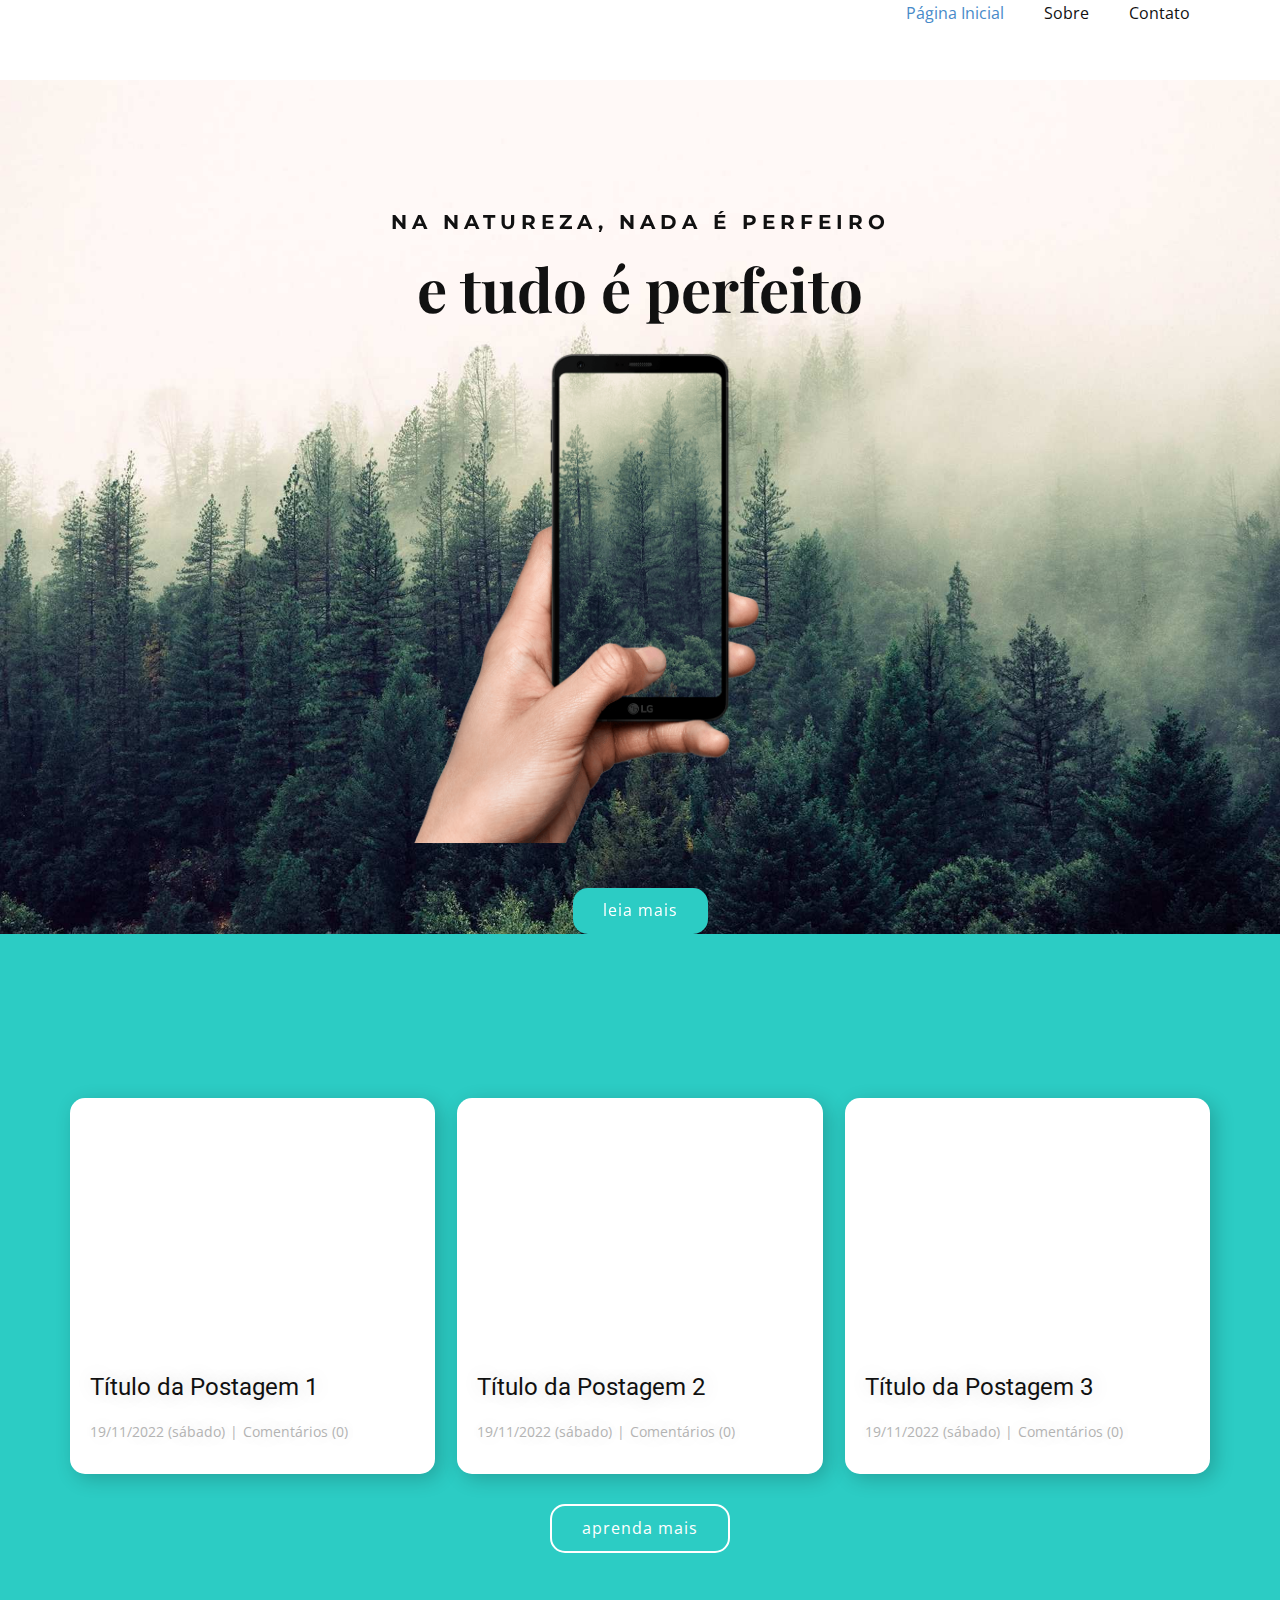
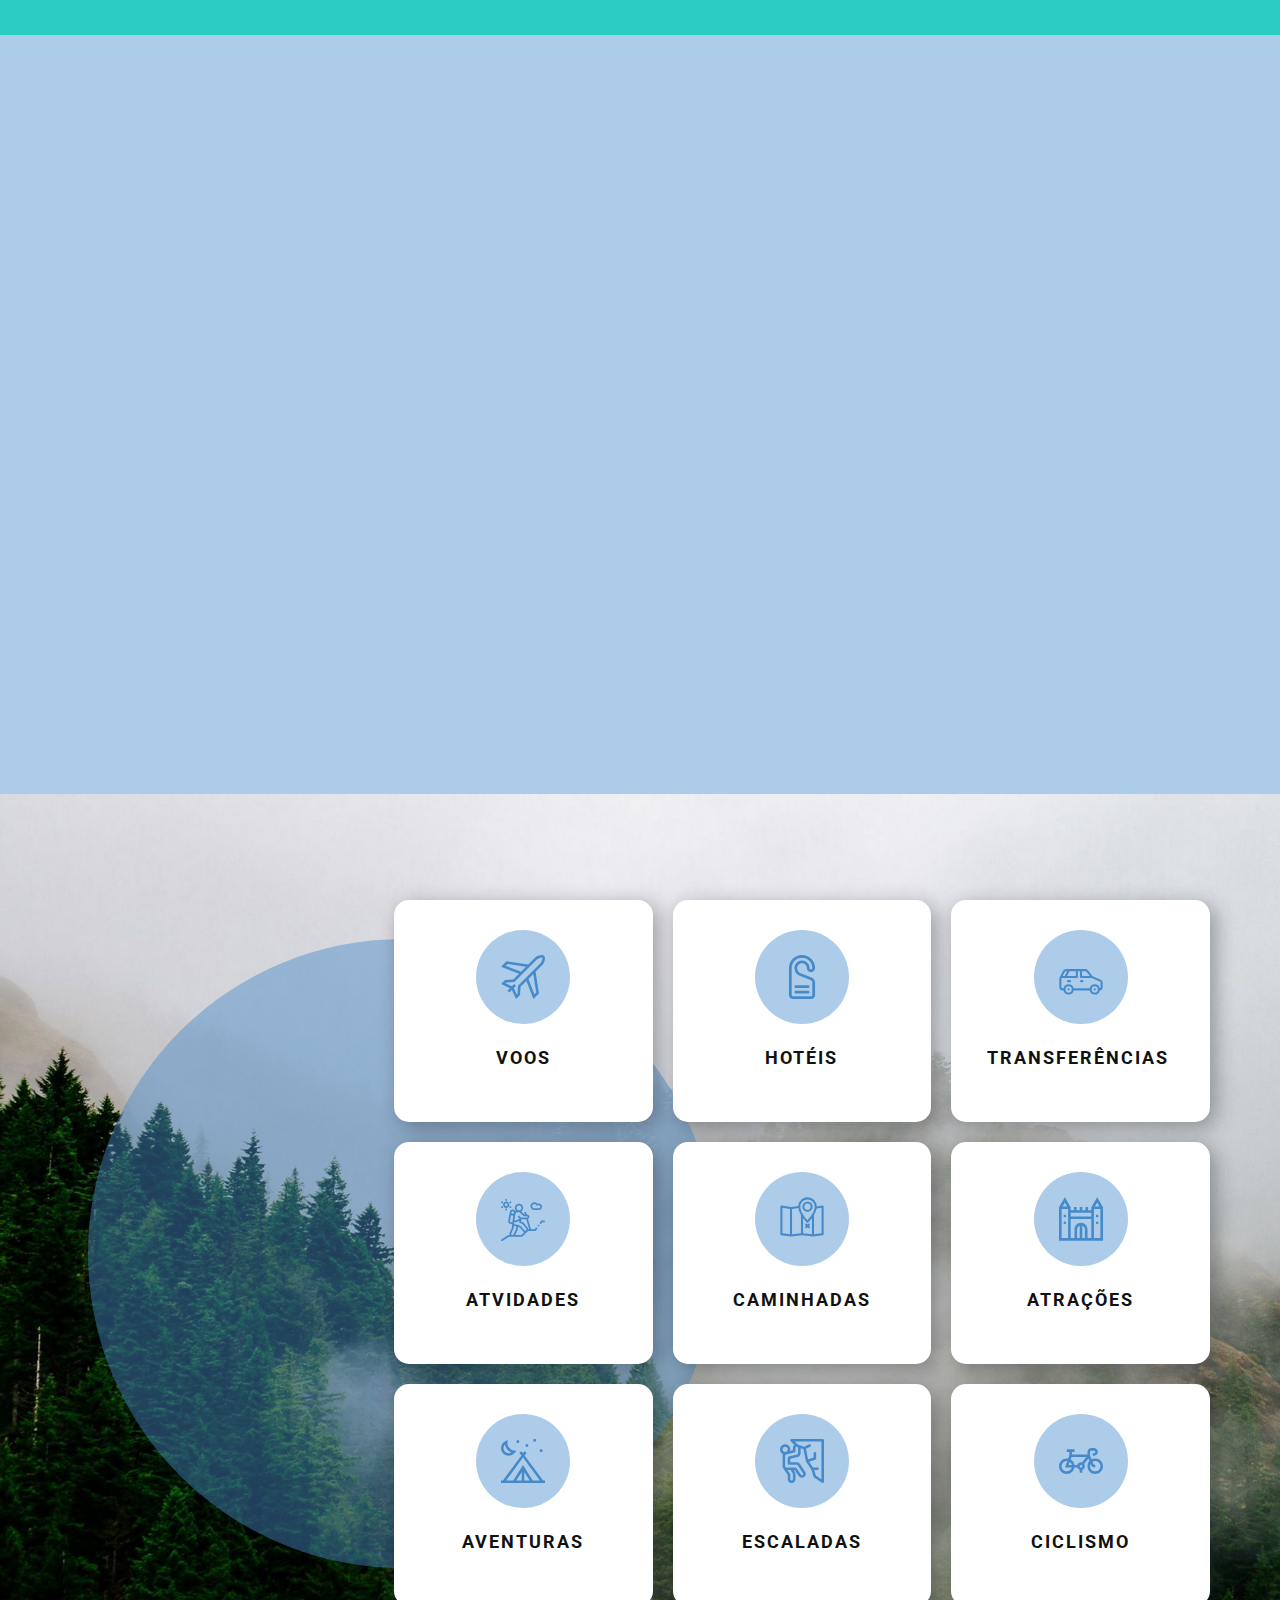
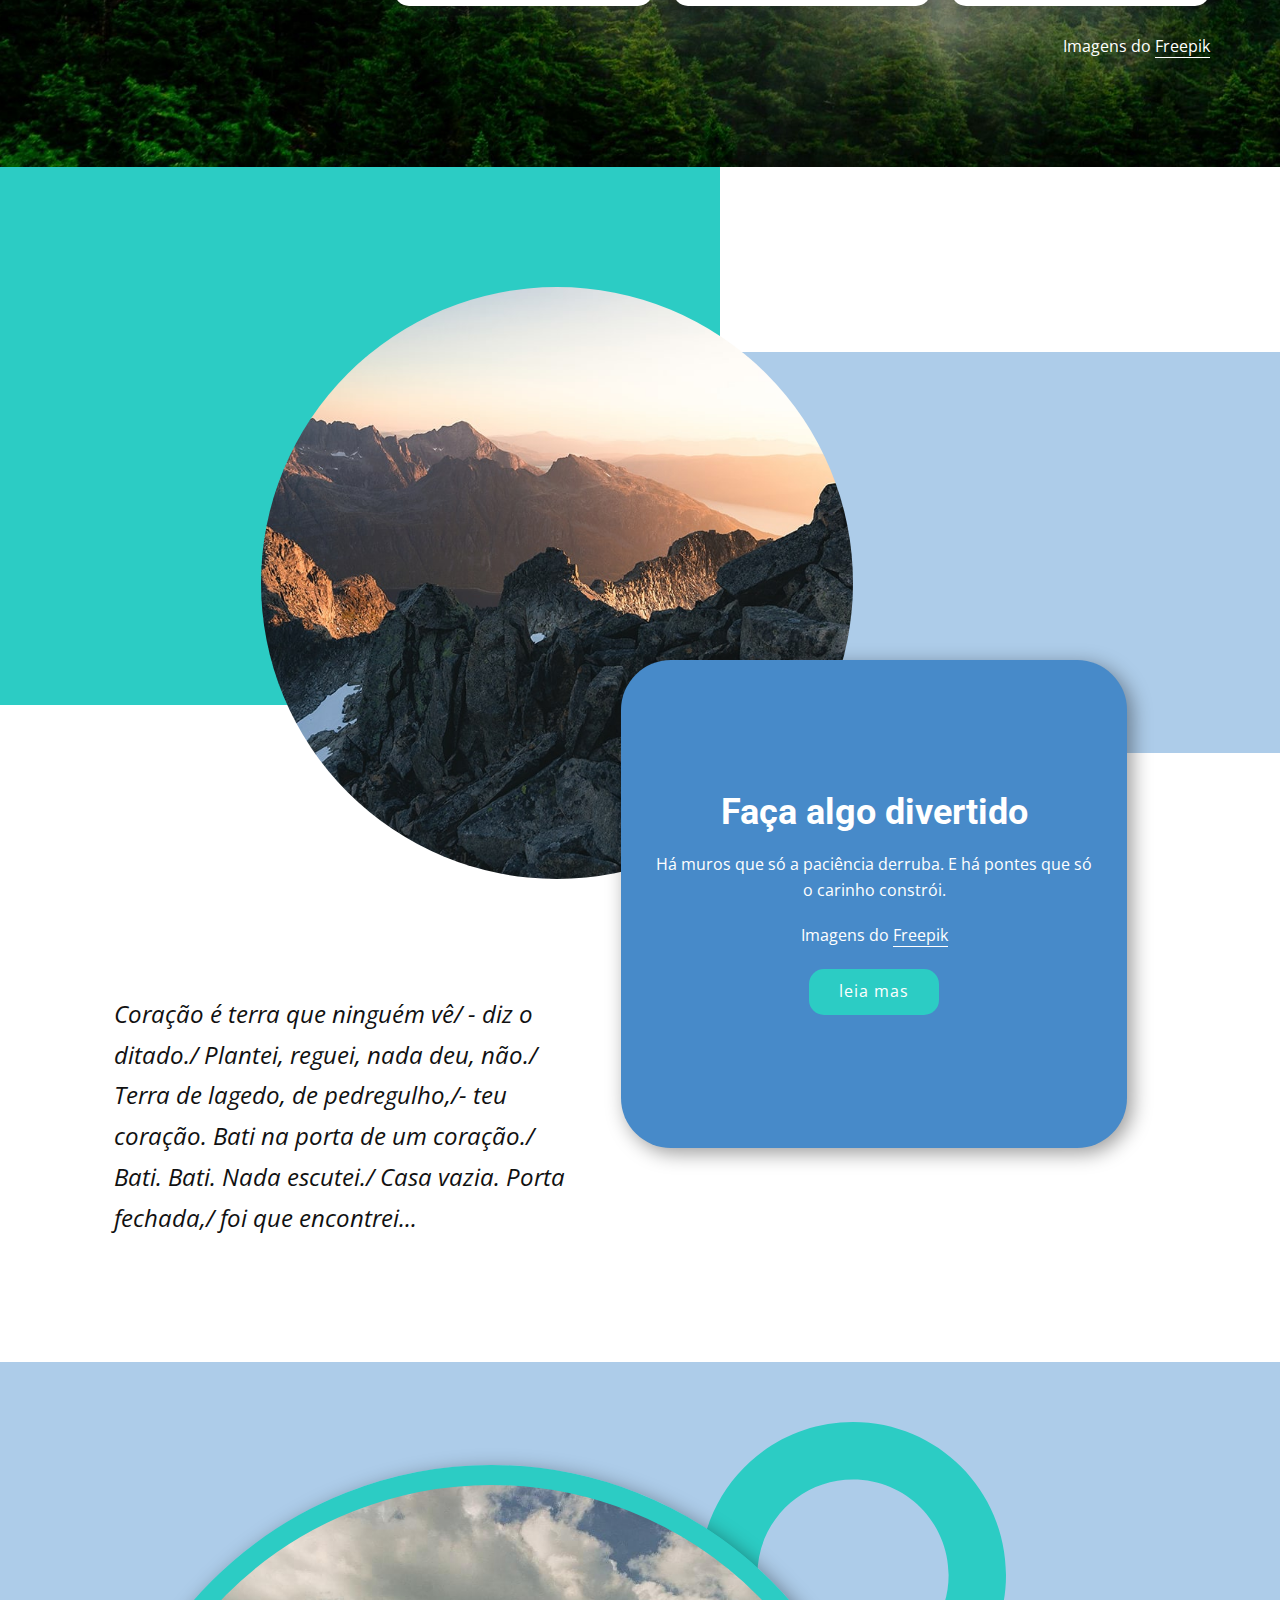
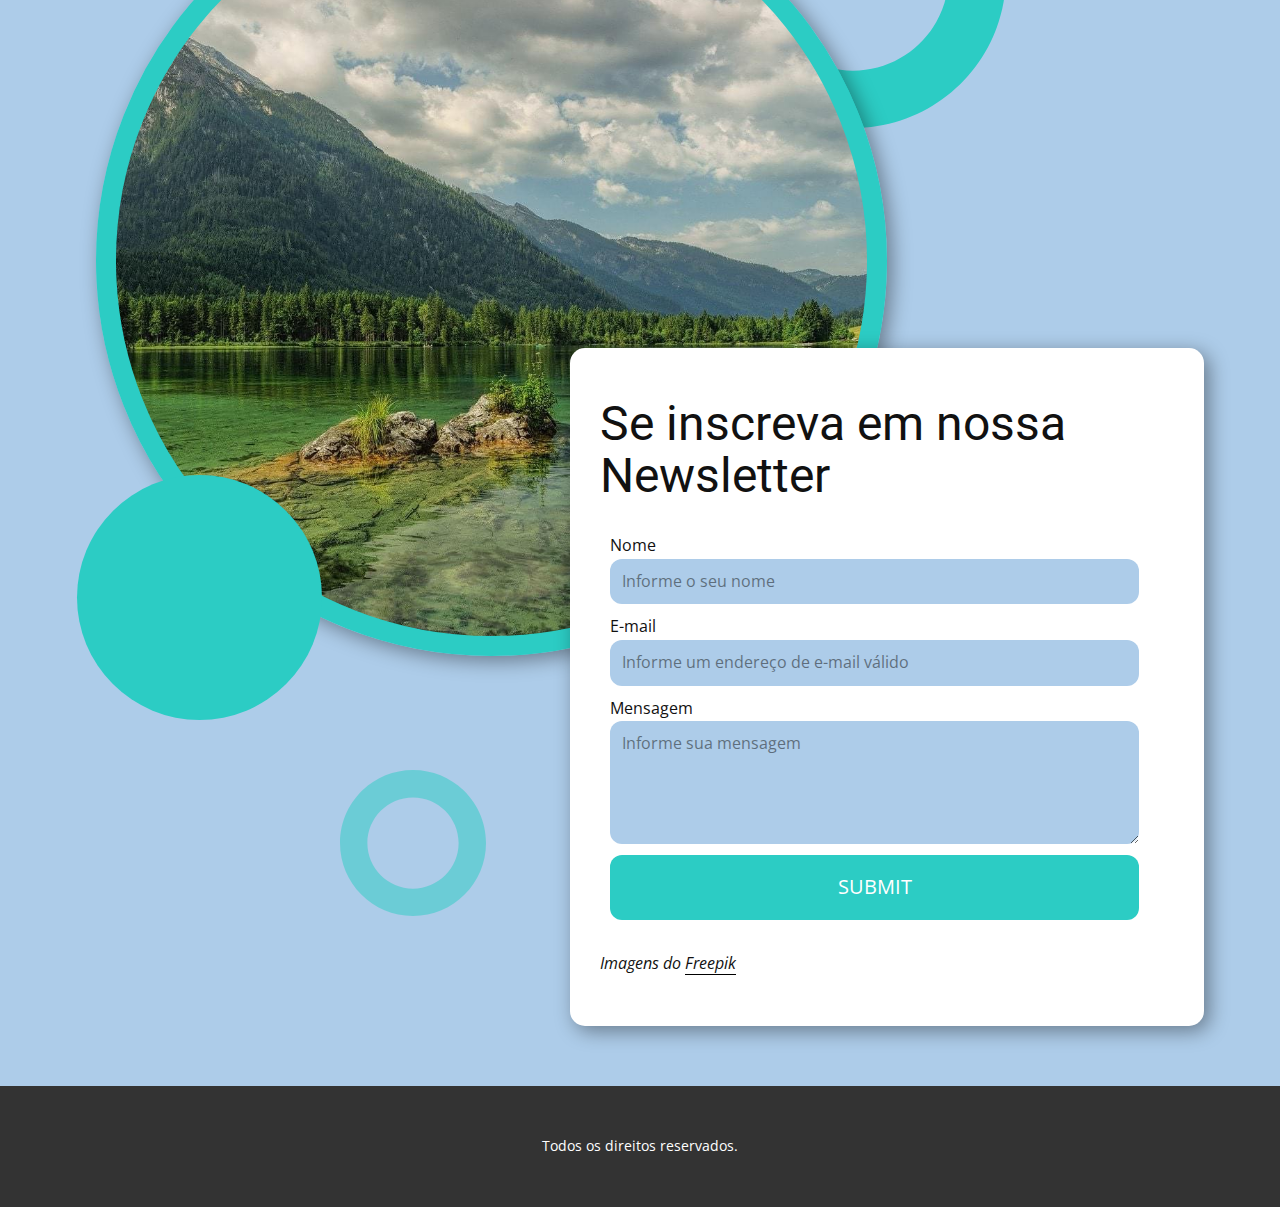
<file: index.html>
<!DOCTYPE html>
<html style="font-size: 16px;" lang="pt"><head>
    <meta name="viewport" content="width=device-width, initial-scale=1.0">
    <meta charset="utf-8">
    <meta name="keywords" content="e tudo é perfeito, Últimas novidades, ​Travel with​ us, Do something fun, ​Travel with​ us, ​Working with a reputable travel agent takes the stress out of travel, ​Join Our Newsletter, INTUITIVE">
    <meta name="description" content="">
    <title>Página Inicial</title>
    <link rel="stylesheet" href="nicepage.css" media="screen">
    <link rel="stylesheet" href="Página-Inicial.css" media="screen">
    <script class="u-script" type="text/javascript" src="jquery.js" defer=""></script>
    <script class="u-script" type="text/javascript" src="nicepage.js" defer=""></script>
    <meta name="generator" content="Nicepage 4.21.12, nicepage.com">
    <link id="u-theme-google-font" rel="stylesheet" href="https://fonts.googleapis.com/css?family=Roboto:100,100i,300,300i,400,400i,500,500i,700,700i,900,900i|Open+Sans:300,300i,400,400i,500,500i,600,600i,700,700i,800,800i">
    <link id="u-page-google-font" rel="stylesheet" href="https://fonts.googleapis.com/css?family=Montserrat:100,100i,200,200i,300,300i,400,400i,500,500i,600,600i,700,700i,800,800i,900,900i|Playfair+Display:400,400i,500,500i,600,600i,700,700i,800,800i,900,900i|Playfair+Display:400,400i,500,500i,600,600i,700,700i,800,800i,900,900i">

    <script type="application/ld+json">{
		"@context": "http://schema.org",
		"@type": "Organization",
		"name": "",
		"logo": "images/default-logo.png"
}</script>
    <meta name="theme-color" content="#478ac9">
    <meta property="og:title" content="Página Inicial">
    <meta property="og:type" content="website">
  </head>
  <body data-home-page="Página-Inicial.html" data-home-page-title="Página Inicial" class="u-body u-xl-mode" data-lang="pt"><header class="u-clearfix u-header u-header" id="sec-f325"><div class="u-clearfix u-sheet u-valign-middle u-sheet-1">
    <nav class="u-menu u-menu-dropdown u-offcanvas u-menu-1">
          <div class="menu-collapse" style="font-size: 1rem; letter-spacing: 0px;">
            <a class="u-button-style u-custom-left-right-menu-spacing u-custom-padding-bottom u-custom-top-bottom-menu-spacing u-nav-link u-text-active-palette-1-base u-text-hover-palette-2-base" href="#">
              <svg class="u-svg-link" viewBox="0 0 24 24"><use xmlns:xlink="http://www.w3.org/1999/xlink" xlink:href="#menu-hamburger"></use></svg>
              <svg class="u-svg-content" version="1.1" id="menu-hamburger" viewBox="0 0 16 16" x="0px" y="0px" xmlns:xlink="http://www.w3.org/1999/xlink" xmlns="http://www.w3.org/2000/svg"><g><rect y="1" width="16" height="2"></rect><rect y="7" width="16" height="2"></rect><rect y="13" width="16" height="2"></rect>
</g></svg>
            </a>
          </div>
          <div class="u-nav-container">
            <ul class="u-nav u-unstyled u-nav-1"><li class="u-nav-item"><a class="u-button-style u-nav-link u-text-active-palette-1-base u-text-hover-palette-2-base" href="Página-Inicial.html" style="padding: 10px 20px;">Página Inicial</a>
</li><li class="u-nav-item"><a class="u-button-style u-nav-link u-text-active-palette-1-base u-text-hover-palette-2-base" href="Sobre.html" style="padding: 10px 20px;">Sobre</a>
</li><li class="u-nav-item"><a class="u-button-style u-nav-link u-text-active-palette-1-base u-text-hover-palette-2-base" href="Contato.html" style="padding: 10px 20px;">Contato</a>
</li></ul>
          </div>
          <div class="u-nav-container-collapse">
            <div class="u-black u-container-style u-inner-container-layout u-opacity u-opacity-95 u-sidenav">
              <div class="u-inner-container-layout u-sidenav-overflow">
                <div class="u-menu-close"></div>
                <ul class="u-align-center u-nav u-popupmenu-items u-unstyled u-nav-2"><li class="u-nav-item"><a class="u-button-style u-nav-link" href="Página-Inicial.html">Página Inicial</a>
</li><li class="u-nav-item"><a class="u-button-style u-nav-link" href="Sobre.html">Sobre</a>
</li><li class="u-nav-item"><a class="u-button-style u-nav-link" href="Contato.html">Contato</a>
</li></ul>
              </div>
            </div>
            <div class="u-black u-menu-overlay u-opacity u-opacity-70"></div>
          </div>
        </nav>
      </div></header>
    <section class="u-align-center u-clearfix u-image u-section-1" id="carousel_f4e9">
      <div class="u-clearfix u-sheet u-valign-bottom u-sheet-1">
        <h3 class="u-custom-font u-font-montserrat u-text u-text-default u-text-1" data-animation-name="customAnimationIn" data-animation-duration="1750" data-animation-delay="500">NA NATUREZA, NADA É PERFEIRO</h3>
        <h1 class="u-custom-font u-font-playfair-display u-text u-text-default u-title u-text-2" data-animation-name="customAnimationIn" data-animation-duration="1750" data-animation-delay="0">e tudo é perfeito</h1>
        <img src="images/d-min.png" alt="" class="u-image u-image-contain u-image-default u-image-1" data-image-width="939" data-image-height="1012">
        <a href="https://nicepage.com/c/about-us-html-templates" class="u-active-palette-4-light-1 u-border-none u-btn u-btn-round u-button-style u-hover-palette-4-light-1 u-palette-4-base u-radius-15 u-btn-1" data-animation-name="customAnimationIn" data-animation-duration="1750" data-animation-delay="500">leia mais</a>
      </div>
    </section>
    <section class="u-align-center u-clearfix u-palette-4-base u-section-2" id="carousel_ed3e">
      <div class="u-clearfix u-sheet u-sheet-1">
        <h2 class="u-text u-text-default u-text-1" data-animation-name="customAnimationIn" data-animation-duration="1750" data-animation-delay="500">Últimas novidades</h2><!--blog--><!--blog_options_json--><!--{"type":"Recent","source":"","tags":"","count":""}--><!--/blog_options_json-->
        <div class="u-blog u-expanded-width u-blog-1">
          <div class="u-repeater u-repeater-1"><!--blog_post-->
            <div class="u-align-left u-blog-post u-container-style u-radius-15 u-repeater-item u-shape-round u-video-cover u-white u-repeater-item-1">
              <div class="u-container-layout u-similar-container u-valign-top-sm u-valign-top-xs u-container-layout-1">
                <a class="u-post-header-link" href="blog/post-5.html"><!--blog_post_image-->
                  <img alt="" class="u-blog-control u-expanded-width-xs u-image u-image-default u-image-1" src="images/8ad73f3c.jpeg" data-image-width="567" data-image-height="696" data-animation-name="customAnimationIn" data-animation-duration="1750" data-animation-delay="500"><!--/blog_post_image-->
                </a><!--blog_post_header-->
                <h4 class="u-blog-control u-text u-text-body-color u-text-2">
                  <a class="u-post-header-link" href="blog/post-5.html"><!--blog_post_header_content-->Título da Postagem 1<!--/blog_post_header_content--></a>
                </h4><!--/blog_post_header--><!--blog_post_metadata-->
                <div class="u-blog-control u-metadata u-text-grey-30 u-metadata-1"><!--blog_post_metadata_date-->
                  <span class="u-meta-date u-meta-icon"><!--blog_post_metadata_date_content-->19/11/2022 (sábado)<!--/blog_post_metadata_date_content--></span><!--/blog_post_metadata_date--><!--blog_post_metadata_Comentários-->
                  <span class="u-meta-Comentários u-meta-icon"><!--blog_post_metadata_Comentários_content-->Comentários (0)<!--/blog_post_metadata_Comentários_content--></span><!--/blog_post_metadata_Comentários-->
                </div><!--/blog_post_metadata-->
              </div>
            </div><!--/blog_post--><!--blog_post-->
            <div class="u-align-left u-blog-post u-container-style u-radius-15 u-repeater-item u-shape-round u-video-cover u-white u-repeater-item-2">
              <div class="u-container-layout u-similar-container u-valign-top-sm u-valign-top-xs u-container-layout-2">
                <a class="u-post-header-link" href="blog/post-4.html"><!--blog_post_image-->
                  <img alt="" class="u-blog-control u-expanded-width-xs u-image u-image-default u-image-2" src="images/68f64b9d.jpeg" data-image-width="567" data-image-height="696" data-animation-name="customAnimationIn" data-animation-duration="1750" data-animation-delay="500"><!--/blog_post_image-->
                </a><!--blog_post_header-->
                <h4 class="u-blog-control u-text u-text-body-color u-text-3">
                  <a class="u-post-header-link" href="blog/post-4.html"><!--blog_post_header_content-->Título da Postagem 2<!--/blog_post_header_content--></a>
                </h4><!--/blog_post_header--><!--blog_post_metadata-->
                <div class="u-blog-control u-metadata u-text-grey-30 u-metadata-2"><!--blog_post_metadata_date-->
                  <span class="u-meta-date u-meta-icon"><!--blog_post_metadata_date_content-->19/11/2022 (sábado)<!--/blog_post_metadata_date_content--></span><!--/blog_post_metadata_date--><!--blog_post_metadata_Comentários-->
                  <span class="u-meta-Comentários u-meta-icon"><!--blog_post_metadata_Comentários_content-->Comentários (0)<!--/blog_post_metadata_Comentários_content--></span><!--/blog_post_metadata_Comentários-->
                </div><!--/blog_post_metadata-->
              </div>
            </div><!--/blog_post--><!--blog_post-->
            <div class="u-align-left u-blog-post u-container-style u-radius-15 u-repeater-item u-shape-round u-video-cover u-white u-repeater-item-3">
              <div class="u-container-layout u-similar-container u-valign-top-sm u-valign-top-xs u-container-layout-3">
                <a class="u-post-header-link" href="blog/post-3.html"><!--blog_post_image-->
                  <img alt="" class="u-blog-control u-expanded-width-xs u-image u-image-default u-image-3" src="images/0fd3416c.jpeg" data-animation-name="customAnimationIn" data-animation-duration="1750" data-animation-delay="500"><!--/blog_post_image-->
                </a><!--blog_post_header-->
                <h4 class="u-blog-control u-text u-text-body-color u-text-4">
                  <a class="u-post-header-link" href="blog/post-3.html"><!--blog_post_header_content-->Título da Postagem 3<!--/blog_post_header_content--></a>
                </h4><!--/blog_post_header--><!--blog_post_metadata-->
                <div class="u-blog-control u-metadata u-text-grey-30 u-metadata-3"><!--blog_post_metadata_date-->
                  <span class="u-meta-date u-meta-icon"><!--blog_post_metadata_date_content-->19/11/2022 (sábado)<!--/blog_post_metadata_date_content--></span><!--/blog_post_metadata_date--><!--blog_post_metadata_Comentários-->
                  <span class="u-meta-Comentários u-meta-icon"><!--blog_post_metadata_Comentários_content-->Comentários (0)<!--/blog_post_metadata_Comentários_content--></span><!--/blog_post_metadata_Comentários-->
                </div><!--/blog_post_metadata-->
              </div>
            </div><!--/blog_post-->
          </div>
        </div><!--/blog-->
        <a href="https://nicepage.me" class="u-active-white u-border-2 u-border-active-white u-border-hover-white u-border-white u-btn u-btn-round u-button-style u-hover-white u-none u-radius-15 u-text-active-palette-4-base u-text-body-alt-color u-text-hover-palette-4-base u-btn-1">aprenda mais</a>
      </div>
    </section>
    <section class="u-clearfix u-palette-1-light-2 u-section-3" id="carousel_3d71">
      <div class="u-clearfix u-sheet u-valign-middle u-sheet-1">
        <div class="u-align-left u-container-style u-group u-radius-50 u-shape-round u-white u-group-1" data-animation-name="customAnimationIn" data-animation-duration="1750" data-animation-delay="500">
          <div class="u-container-layout u-valign-middle u-container-layout-1">
            <h2 class="u-text u-text-default u-text-1">Viaje conosco<span style="font-size: 1.875rem;"></span>
            </h2>
            <p class="u-text u-text-default u-text-2">Desistir? Eu já pensei seriamente nisso, mas nunca me levei realmente a sério. É que tem mais chão nos meus olhos do que cansaço nas minhas pernas, mais esperança nos meus passos do que tristeza nos meus ombros, mais estrada no meu coração do que medo na minha cabeça.</p>
            <a href="https://nicepage.studio" class="u-active-palette-4-light-1 u-btn u-btn-round u-button-style u-hover-palette-4-light-1 u-palette-4-base u-radius-15 u-btn-1">aprenda mais</a>
          </div>
        </div>
        <div alt="" class="u-image u-image-circle u-image-1" data-image-width="1470" data-image-height="980" data-animation-name="customAnimationIn" data-animation-duration="1750" data-animation-delay="500"></div>
        <div class="u-palette-4-base u-shape u-shape-circle u-shape-1" data-animation-name="fadeIn" data-animation-duration="1000" data-animation-direction="Left"></div>
      </div>
    </section>
    <section class="u-clearfix u-image u-section-4" id="carousel_d1b9" data-image-width="1980" data-image-height="1320">
      <div class="u-clearfix u-sheet u-valign-middle-md u-valign-middle-sm u-valign-middle-xl u-sheet-1">
        <div class="u-opacity u-opacity-45 u-palette-1-base u-shape u-shape-circle u-shape-1"></div>
        <div class="u-list u-list-1">
          <div class="u-repeater u-repeater-1">
            <div class="u-align-center u-container-style u-list-item u-radius-15 u-repeater-item u-shape-round u-video-cover u-white u-list-item-1">
              <div class="u-container-layout u-similar-container u-valign-top u-container-layout-1"><span class="u-icon u-icon-circle u-palette-1-light-2 u-text-palette-1-base u-icon-1"><svg class="u-svg-link" preserveAspectRatio="xMidYMin slice" viewBox="0 0 512 512" style=""><use xmlns:xlink="http://www.w3.org/1999/xlink" xlink:href="#svg-d9e1"></use></svg><svg class="u-svg-content" viewBox="0 0 512 512" x="0px" y="0px" id="svg-d9e1" style="enable-background:new 0 0 512 512;"><g><g><path d="M501.905,10.593C489.743-1.57,468.721-2.766,441.099,7.133c-18.995,6.81-38.919,18.222-48.451,27.754l-76.55,76.55    L64.116,71.859L0,135.975l209.501,82.059l-67.266,67.266l-95.472,5.591L0.984,336.67l103.609,49.994L75.567,415.69l21.24,21.24    l28.987-28.987l50.043,103.56l45.768-45.769l5.592-95.472l68.395-68.395l82.043,209.459l64.115-64.116l-39.57-251.933    l75.43-75.431c9.532-9.531,20.945-29.455,27.755-48.451C515.264,43.781,514.068,22.754,501.905,10.593z M53.706,124.751    l20.846-20.846l215.268,33.811l-57.136,57.136L53.706,124.751z M409.705,436.776l-20.845,20.846l-70.087-178.935l57.128-57.128    L409.705,436.776z M477.088,61.262c-5.739,16.012-15.224,31.853-20.718,37.347L197.88,357.101l-5.592,95.472l-7.797,7.797    l-36.202-74.918l26.113-26.113l-21.24-21.24l-26.07,26.068L52.137,328l7.788-7.788l95.472-5.591L413.888,56.128    c5.495-5.495,21.336-14.977,37.348-20.718c18.176-6.516,27.82-5.186,29.429-3.577C482.272,33.441,483.604,43.083,477.088,61.262z"></path>
</g>
</g></svg></span>
                <h4 class="u-text u-text-1">Voos</h4>
              </div>
            </div>
            <div class="u-align-center u-container-style u-list-item u-radius-15 u-repeater-item u-shape-round u-video-cover u-white u-list-item-2">
              <div class="u-container-layout u-similar-container u-valign-top u-container-layout-2"><span class="u-icon u-icon-circle u-palette-1-light-2 u-text-palette-1-base u-icon-2"><svg class="u-svg-link" preserveAspectRatio="xMidYMin slice" viewBox="0 0 512.034 512.034" style=""><use xmlns:xlink="http://www.w3.org/1999/xlink" xlink:href="#svg-43ca"></use></svg><svg class="u-svg-content" viewBox="0 0 512.034 512.034" id="svg-43ca"><g><path d="m360.017 512.034h-208c-26.467 0-48-21.533-48-48v-312c0-40.605 15.81-78.777 44.517-107.484 59.395-59.396 155.563-59.405 214.967 0 28.407 28.407 44.215 66.172 44.512 106.339.199 26.869-21.144 48.915-47.575 49.142-26.798.172-48.42-21.36-48.42-47.998 0-31.252-25.551-56.22-56.194-56-45.531.161-72.238 52.974-44.564 93.296 7.356 10.705 17.652 18.83 29.77 23.489l125.962 48.452c24.539 9.437 41.026 33.441 41.026 59.733v143.03c-.001 26.468-21.534 48.001-48.001 48.001zm-104-480c-66.329 0-120 53.66-120 120v312c0 8.822 7.178 16 16 16h208c8.822 0 16-7.178 16-16v-143.03c0-13.146-8.244-25.147-20.513-29.866l-125.961-48.45c-38.879-14.948-62.414-52.704-61.513-90.975.733-48.068 39.455-87.506 87.681-87.678 48.814-.227 88.307 39.408 88.307 88 0 8.999 7.383 16.11 16.145 15.999 8.66-.074 15.919-7.817 15.852-16.907-.487-65.765-53.83-119.093-119.998-119.093z"></path><path d="m327.017 384.034h-143c-8.836 0-16-7.164-16-16s7.164-16 16-16h143c8.836 0 16 7.164 16 16s-7.163 16-16 16z"></path><path d="m327.017 448.034h-143c-8.836 0-16-7.164-16-16s7.164-16 16-16h143c8.836 0 16 7.164 16 16s-7.163 16-16 16z"></path>
</g></svg></span>
                <h4 class="u-text u-text-2">Hotéis</h4>
              </div>
            </div>
            <div class="u-align-center u-container-style u-list-item u-radius-15 u-repeater-item u-shape-round u-video-cover u-white u-list-item-3">
              <div class="u-container-layout u-similar-container u-valign-top u-container-layout-3"><span class="u-icon u-icon-circle u-palette-1-light-2 u-text-palette-1-base u-icon-3"><svg class="u-svg-link" preserveAspectRatio="xMidYMin slice" viewBox="0 0 512 512" style=""><use xmlns:xlink="http://www.w3.org/1999/xlink" xlink:href="#svg-63c2"></use></svg><svg class="u-svg-content" viewBox="0 0 512 512" id="svg-63c2"><g id="_02-car"><g id="linear_color"><path d="M484.973,287.049l-93.5-40.877L335.52,177.311A35.824,35.824,0,0,0,307.58,164H83.78a43.76,43.76,0,0,0-39.353,24.323L8.642,259.884A44.279,44.279,0,0,0,4,279.55V376a36.04,36.04,0,0,0,36,36H53.207a60.006,60.006,0,0,0,117.586,0H357.208a60,60,0,0,0,117.606-.12A36.041,36.041,0,0,0,508,376V320.63A36.168,36.168,0,0,0,484.973,287.049ZM316.887,192.438,358.786,244H268V188h39.58A11.927,11.927,0,0,1,316.887,192.438ZM196,188v56H94.08l26.909-56ZM65.893,199.057A19.891,19.891,0,0,1,83.78,188H94.362L67.453,244H43.418ZM112,436a36,36,0,1,1,36-36A36.04,36.04,0,0,1,112,436Zm304,0a36,36,0,1,1,36-36A36.04,36.04,0,0,1,416,436Zm68-60a12.013,12.013,0,0,1-9.278,11.677A60,60,0,0,0,357.208,388H170.793a60.006,60.006,0,0,0-117.586,0H40a12.013,12.013,0,0,1-12-12V279.55a20.147,20.147,0,0,1,2.113-8.943l1.3-2.607H208a12,12,0,0,0,12-12V188h24v68a12,12,0,0,0,12,12H381.491l94.132,41.155q.294.129.594.241A12.053,12.053,0,0,1,484,320.63Z"></path><circle cx="112" cy="400" r="12"></circle><circle cx="416" cy="400" r="12"></circle><path d="M272,292H257a12,12,0,0,0,0,24h15a12,12,0,0,0,0-24Z"></path><path d="M128,292H104a12,12,0,0,0,0,24h24a12,12,0,0,0,0-24Z"></path>
</g>
</g></svg></span>
                <h4 class="u-text u-text-3">Transferências&nbsp;<br>
                </h4>
              </div>
            </div>
            <div class="u-align-center u-container-style u-list-item u-radius-15 u-repeater-item u-shape-round u-video-cover u-white u-list-item-4">
              <div class="u-container-layout u-similar-container u-valign-top u-container-layout-4"><span class="u-icon u-icon-circle u-palette-1-light-2 u-text-palette-1-base u-icon-4"><svg class="u-svg-link" preserveAspectRatio="xMidYMin slice" viewBox="0 -11 512.00039 512" style=""><use xmlns:xlink="http://www.w3.org/1999/xlink" xlink:href="#svg-c652"></use></svg><svg class="u-svg-content" viewBox="0 -11 512.00039 512" id="svg-c652"><path d="m502 251.8125h-25.222656c-3.082032 0-5.992188 1.421875-7.886719 3.851562l-15.210937 19.503907c-3.398438 4.355469-2.621094 10.636719 1.734374 14.035156 1.828126 1.425781 3.992188 2.113281 6.144532 2.113281 2.976562 0 5.917968-1.320312 7.890625-3.847656l12.210937-15.652344h20.339844c5.523438 0 10-4.476562 10-10 0-5.523437-4.476562-10.003906-10-10.003906zm0 0"></path><path d="m420.53125 333.921875c-4.355469-3.394531-10.636719-2.621094-14.035156 1.734375l-14.0625 18.03125h-43.78125l-34.96875-119.8125c10.195312-3.878906 17.457031-13.75 17.457031-25.289062 0-14.914063-12.132813-27.050782-27.050781-27.050782h-5.683594l-7.246094-24.832031c-1.550781-5.300781-7.105468-8.34375-12.402344-6.796875-5.300781 1.546875-8.34375 7.097656-6.796874 12.398438l5.613281 19.230468h-5.332031l-37.152344-35.457031c.789062-.496094 1.574218-1.007813 2.339844-1.550781 10.574218-7.484375 17.597656-18.636719 19.777343-31.40625 2.183594-12.765625-.738281-25.617188-8.222656-36.1875-7.484375-10.574219-18.636719-17.59375-31.40625-19.777344-26.355469-4.507812-51.460937 13.273438-55.964844 39.628906-2.71875 15.898438 2.683594 31.339844 13.179688 42.082032-2.785157 1.308593-5.402344 2.832031-7.835938 4.550781-4.6875-9.796875-13.753906-17.273438-25.054687-19.300781-8.984375-1.609376-18.050782.40625-25.535156 5.683593-7.648438 5.394531-12.722657 13.511719-14.277344 22.855469-1 5.996094-.425782 11.910156 1.417968 17.300781-.488281.234375-.960937.496094-1.40625.808594-2.179687 1.523437-3.664062 3.855469-4.121093 6.480469l-14.050781 80.671875c-2.527344 14.53125 6.828124 28.402343 20.855468 30.914062l16.839844 3.019531c1.519531.273438 3.027344.40625 4.519531.40625 1.121094 0 2.222657-.097656 3.3125-.242187l-3.117187 47.859375-24.269532 50.058594c-2.300781 4.753906-3.46875 9.835937-3.46875 15.097656 0 5.128906 1.171876 10.109375 3.28125 14.625h-11.609374c-1.90625 0-3.773438.546875-5.378907 1.570312l-80.269531 51.1875c-4.65625 2.96875-6.023438 9.152344-3.054688 13.808594 1.90625 2.988282 5.140626 4.625 8.441407 4.625 1.839843 0 3.699219-.507812 5.367187-1.570312l77.808594-49.621094h38.078125c.652344.039062 1.300781.058594 1.949219.058594.539062 0 1.074218-.03125 1.609375-.058594h106.625c2.5625 0 5.027343-.984375 6.886719-2.75l66.535156-63.214844h26.21875.058594.035156 56.132812c3.078125 0 5.988282-1.421875 7.882813-3.851562l17.066406-21.878906c3.398437-4.359376 2.621094-10.640626-1.734375-14.039063zm-250.183594-36.785156c-3.871094-.664063-8.15625-.949219-11.675781-2.800781-6.222656-3.277344-9.378906-10.222657-8.226563-17.0625.320313-1.894532.648438-3.792969.972657-5.6875 29.007812-1.347657 49.246093-9.503907 62.804687-18.207032l-2.34375 13.71875c-.75 4.394532 1.5 8.757813 5.515625 10.695313l35.597657 17.152343 41.363281 52.214844c5.023437 6.34375 3.953125 15.589844-2.390625 20.613282-6.339844 5.023437-15.585938 3.949218-20.609375-2.390626l-35.75-45.125c-.9375-1.1875-2.136719-2.144531-3.496094-2.800781l-30.128906-14.519531c-.84375-.40625-1.738281-.691406-2.65625-.847656zm139.683594 37.605469-42.796875-54.027344c-.703125-.882813-1.542969-1.632813-2.480469-2.226563-.328125-.207031-.675781-.402343-1.035156-.574219l-30.855469-14.871093 4.683594-27.40625h55.816406l34.453125 118.050781h-10.398437c-.488281-6.6875-2.914063-13.304688-7.386719-18.945312zm-41.792969-133.207032h22.605469c.019531 0 .039062.003906.058594.003906.011718 0 .023437-.003906.035156-.003906h13.152344c3.890625 0 7.050781 3.164063 7.050781 7.050782 0 3.886718-3.160156 7.050781-7.050781 7.050781h-3.039063c-.011719 0-.023437 0-.03125 0h-68.195312l-20.21875-17.425781c-4.1875-3.601563-10.5-3.132813-14.105469 1.050781-3.605469 4.183593-3.136719 10.496093 1.046875 14.101562l15.816406 13.628907c-7.914062 8.21875-25.972656 21.757812-60.484375 24.351562l3.675782-21.503906 6.945312-40.617188c.003906-.027344.003906-.054687.007812-.082031l2.058594-12.046875c1.996094-11.667969 11.949219-23.921875 33.859375-23.921875.503907 0 1.011719.007813 1.53125.019531.082031.003906.167969.003906.25.003906 6.859375 0 13.023438 2.367188 17.347657 6.660157.128906.128906.261718.253906.394531.375l40.382812 38.539062c1.863281 1.777344 4.335938 2.765625 6.90625 2.765625zm-86.910156-101.382812c2.371094-13.867188 14.445313-23.691406 28.066406-23.691406 1.589844 0 3.199219.132812 4.816407.410156 7.5 1.28125 14.050781 5.40625 18.449218 11.617187 4.398438 6.210938 6.117188 13.765625 4.832032 21.265625-2.367188 13.867188-14.445313 23.695313-28.066407 23.691406-1.589843 0-3.199219-.132812-4.816406-.410156-15.484375-2.644531-25.929687-17.398437-23.28125-32.882812zm-59.511719 55.792968c.671875-4.03125 2.828125-7.511718 6.074219-9.800781 2.390625-1.683593 5.167969-2.5625 8.011719-2.5625.820312 0 1.644531.074219 2.46875.222657 7.914062 1.417968 13.234375 9.265624 11.863281 17.488281-.671875 4.03125-2.832031 7.511719-6.078125 9.800781-3.078125 2.171875-6.796875 3-10.476562 2.34375-7.914063-1.421875-13.238282-9.269531-11.863282-17.492188zm3.339844 116.222657-16.839844-3.023438c-3.230468-.578125-5.332031-4.078125-4.683594-7.800781l12.324219-70.765625 28.152344 5.050781-4.746094 27.773438-7.5625 44.21875c-.992187 3.070312-3.84375 5.046875-6.644531 4.546875zm1.714844 146.082031c-5.101563-2.472656-8.269532-7.539062-8.269532-13.222656 0-2.21875.496094-4.367188 1.46875-6.375l25.117188-51.8125c.566406-1.160156.898438-2.421875.980469-3.710938l2.066406-31.691406c7.539063 4.320312 16.527344 5.03125 24.957031 6.476562 1.585938.269532 3.171875.542969 4.757813.8125l-2.25 32.429688-29.226563 60.292969c-2.355468 4.855469-7.058594 7.816406-12.089844 8.207031h-2.269531c-1.773437-.140625-3.546875-.585938-5.242187-1.40625zm110.582031 1.40625h-72.734375l29.820312-61.515625c.207032-.425781.378907-.859375.523438-1.304687.242188-.753907.398438-1.550782.457031-2.375l2.175781-31.386719 23.660157 11.402343 34.324219 43.324219c3.945312 4.980469 8.996093 8.578125 14.527343 10.734375zm0 0"></path><path d="m388.351562 129.78125h51.164063c21.171875 0 38.398437-17.226562 38.398437-38.402344 0-21.171875-17.226562-38.398437-38.398437-38.398437-5.113281 0-10.144531 1.023437-14.804687 2.96875-8.554688-11.125-21.910157-17.902344-36.359376-17.902344-25.292968 0-45.867187 20.574219-45.867187 45.867187 0 12.25 4.769531 23.769532 13.433594 32.433594 8.664062 8.664063 20.179687 13.433594 32.433593 13.433594zm0-71.734375c10.304688 0 19.621094 6.109375 23.734376 15.570313 1.257812 2.894531 3.808593 5.027343 6.882812 5.75 3.070312.71875 6.304688-.050782 8.722656-2.082032 3.351563-2.816406 7.4375-4.304687 11.824219-4.304687 10.144531 0 18.398437 8.253906 18.398437 18.398437 0 10.148438-8.253906 18.402344-18.398437 18.402344h-51.164063c-6.910156 0-13.40625-2.691406-18.292968-7.578125-4.886719-4.882813-7.574219-11.378906-7.574219-18.289063 0-14.265624 11.605469-25.867187 25.867187-25.867187zm0 0"></path><path d="m60.460938 104.5625c20.136718 0 36.519531-16.382812 36.519531-36.519531s-16.382813-36.519531-36.519531-36.519531c-9.753907 0-18.925782 3.796874-25.820313 10.695312-6.898437 6.898438-10.699219 16.070312-10.699219 25.824219 0 20.136719 16.386719 36.519531 36.519532 36.519531zm-11.679688-48.199219c3.121094-3.121093 7.269531-4.839843 11.679688-4.839843 9.109374 0 16.519531 7.410156 16.519531 16.519531s-7.410157 16.519531-16.519531 16.519531c-9.105469 0-16.519532-7.410156-16.519532-16.519531 0-4.414063 1.71875-8.5625 4.839844-11.679688zm0 0"></path><path d="m5 47.792969 4.691406 2.707031c1.574219.910156 3.296875 1.34375 4.992188 1.34375 3.457031 0 6.816406-1.792969 8.667968-5.003906 2.761719-4.78125 1.125-10.898438-3.660156-13.660156l-4.691406-2.707032c-4.78125-2.761718-10.898438-1.125-13.660156 3.660156-2.757813 4.78125-1.121094 10.898438 3.660156 13.660157zm0 0"></path><path d="m115.921875 88.738281-4.691406-2.707031c-4.78125-2.761719-10.898438-1.125-13.660157 3.660156-2.761718 4.78125-1.121093 10.898438 3.660157 13.660156l4.691406 2.707032c1.574219.910156 3.292969 1.34375 4.992187 1.34375 3.453126 0 6.816407-1.792969 8.667969-5.003906 2.761719-4.78125 1.121094-10.898438-3.660156-13.660157zm0 0"></path><path d="m10.011719 107.402344c1.695312 0 3.417969-.433594 4.992187-1.34375l4.6875-2.707032c4.785156-2.761718 6.421875-8.875 3.660156-13.660156-2.761718-4.785156-8.875-6.421875-13.660156-3.660156l-4.691406 2.707031c-4.78125 2.761719-6.417969 8.878907-3.660156 13.660157 1.855468 3.210937 5.214844 5.003906 8.671875 5.003906zm0 0"></path><path d="m106.242188 51.84375c1.695312 0 3.414062-.433594 4.988281-1.339844l4.691406-2.710937c4.785156-2.761719 6.421875-8.875 3.660156-13.660157-2.761719-4.78125-8.878906-6.421874-13.660156-3.660156l-4.691406 2.707032c-4.78125 2.761718-6.421875 8.878906-3.660157 13.664062 1.855469 3.207031 5.214844 5 8.671876 5zm0 0"></path><path d="m60.460938 25.691406c5.523437 0 10-4.476562 10-10v-5.691406c0-5.523438-4.476563-10-10-10-5.523438 0-10 4.476562-10 10v5.691406c0 5.523438 4.476562 10 10 10zm0 0"></path><path d="m50.460938 121.324219v5.691406c0 5.523437 4.476562 10 10 10 5.523437 0 10-4.476563 10-10v-5.691406c0-5.523438-4.476563-10-10-10-5.523438 0-10 4.480469-10 10zm0 0"></path><path d="m446.25 306.859375c-1.613281-3.929687-5.714844-6.453125-9.949219-6.144531-4.15625.300781-7.746093 3.222656-8.894531 7.222656-1.152344 4.011719.394531 8.441406 3.78125 10.875 3.339844 2.394531 7.957031 2.460938 11.371094.1875 3.925781-2.605469 5.503906-7.792969 3.691406-12.140625zm0 0"></path></svg></span>
                <h4 class="u-text u-text-4">Atvidades</h4>
              </div>
            </div>
            <div class="u-align-center u-container-style u-list-item u-radius-15 u-repeater-item u-shape-round u-video-cover u-white u-list-item-5">
              <div class="u-container-layout u-similar-container u-valign-top u-container-layout-5"><span class="u-icon u-icon-circle u-palette-1-light-2 u-text-palette-1-base u-icon-5"><svg class="u-svg-link" preserveAspectRatio="xMidYMin slice" viewBox="0 0 512 512" style=""><use xmlns:xlink="http://www.w3.org/1999/xlink" xlink:href="#svg-c49a"></use></svg><svg class="u-svg-content" viewBox="0 0 512 512" id="svg-c49a"><g id="_07-map"><g id="filled_outline"><path d="M503.862,102.935a12,12,0,0,0-9.559-2.814L427.969,109.6a107.995,107.995,0,0,0-215.76-4.217l-84.1,10.513L17.7,100.121A12,12,0,0,0,4,112V432a12,12,0,0,0,10.3,11.879l112,16c.056.008.114.006.17.013a11.891,11.891,0,0,0,1.216.092c.084,0,.169.013.254.013l.057,0a12.055,12.055,0,0,0,1.392-.087c.032,0,.064,0,.1-.006L256,444.093l126.512,15.814c.033,0,.067,0,.1.007A12.227,12.227,0,0,0,384,460c.36,0,.719-.022,1.078-.054.111-.01.222-.023.333-.036.095-.011.191-.017.286-.031l112-16A12,12,0,0,0,508,432V112A12,12,0,0,0,503.862,102.935ZM320,28a84.1,84.1,0,0,1,84,84c0,28.359-13.428,59.43-30.052,87.027-.034.052-.064.108-.1.161-18.829,31.219-41.724,57.975-53.851,71.3-12.105-13.3-34.937-39.985-53.745-71.129-.072-.118-.139-.238-.215-.353C249.422,171.415,236,140.353,236,112A84.1,84.1,0,0,1,320,28Zm52,406.407-104-13V245.065a490.038,490.038,0,0,0,43.515,51.42,12,12,0,0,0,16.97,0A490.038,490.038,0,0,0,372,245.065ZM140,138.593l73.3-9.162c3.884,27.094,16.111,54.712,30.7,79.5v212.48l-104,13ZM28,125.836l88,12.572V434.164L28,421.592ZM484,421.592l-88,12.572V208.927c13.744-23.352,25.392-49.22,29.943-74.8l58.057-8.3Z"></path><path d="M320,319.029l-7.515-7.514a12,12,0,0,0-16.97,16.97L303.029,336l-7.514,7.515a12,12,0,1,0,16.97,16.97L320,352.971l7.515,7.514a12,12,0,0,0,16.97-16.97L336.971,336l7.514-7.515a12,12,0,0,0-16.97-16.97Z"></path><path d="M320,172a60,60,0,1,0-60-60A60.068,60.068,0,0,0,320,172Zm0-96a36,36,0,1,1-36,36A36.04,36.04,0,0,1,320,76Z"></path>
</g>
</g></svg></span>
                <h4 class="u-text u-text-5">Caminhadas</h4>
              </div>
            </div>
            <div class="u-align-center u-container-style u-list-item u-radius-15 u-repeater-item u-shape-round u-video-cover u-white u-list-item-6">
              <div class="u-container-layout u-similar-container u-valign-top u-container-layout-6"><span class="u-icon u-icon-circle u-palette-1-light-2 u-text-palette-1-base u-icon-6"><svg class="u-svg-link" preserveAspectRatio="xMidYMin slice" viewBox="0 0 507.851 507.851" style=""><use xmlns:xlink="http://www.w3.org/1999/xlink" xlink:href="#svg-5ad9"></use></svg><svg class="u-svg-content" viewBox="0 0 507.851 507.851" id="svg-5ad9"><g id="XMLID_637_"><path id="XMLID_660_" d="m440.442 3.43-67.409 115.868v32.807h-37.447v-37.052h-30v37.052h-36.661v-37.052h-30v37.052h-36.661v-37.052h-30v37.052h-37.447v-32.807l-67.408-115.868-67.409 115.868v385.123h507.851v-385.123zm26.328 104.914h-52.657l26.328-45.256zm-93.737 73.76v41.88h-238.216v-41.88zm-279.296-73.76h-52.657l26.328-45.256zm11.08 366.077h-74.817v-336.077h74.817zm134.108 0h-30.106v-100.971c0-19.614 12.588-36.336 30.106-42.533zm30 0v-143.504c17.518 6.197 30.106 22.919 30.106 42.533v100.971zm60.107 0v-100.971c0-41.414-33.692-75.107-75.106-75.107s-75.106 33.693-75.106 75.107v100.971h-44.001v-220.437h238.216v220.437zm74.001 0v-336.077h74.817v336.077z"></path><path id="XMLID_702_" d="m67.409 204.34c-7.846 0-15.363 6.899-15 15 .364 8.127 6.591 15 15 15 7.846 0 15.363-6.899 15-15-.364-8.127-6.591-15-15-15z"></path><path id="XMLID_751_" d="m67.409 283.34c-7.846 0-15.363 6.899-15 15 .364 8.127 6.591 15 15 15 7.846 0 15.363-6.899 15-15-.364-8.127-6.591-15-15-15z"></path><path id="XMLID_767_" d="m440.442 204.34c-7.846 0-15.363 6.899-15 15 .364 8.127 6.591 15 15 15 7.846 0 15.363-6.899 15-15-.364-8.127-6.591-15-15-15z"></path><path id="XMLID_776_" d="m440.442 283.34c-7.846 0-15.363 6.899-15 15 .364 8.127 6.591 15 15 15 7.846 0 15.363-6.899 15-15-.364-8.127-6.591-15-15-15z"></path>
</g></svg></span>
                <h4 class="u-text u-text-6">Atrações</h4>
              </div>
            </div>
            <div class="u-align-center u-container-style u-list-item u-radius-15 u-repeater-item u-shape-round u-video-cover u-white u-list-item-7">
              <div class="u-container-layout u-similar-container u-valign-top u-container-layout-7"><span class="u-icon u-icon-circle u-palette-1-light-2 u-text-palette-1-base u-icon-7"><svg class="u-svg-link" preserveAspectRatio="xMidYMin slice" viewBox="0 0 510 510" style=""><use xmlns:xlink="http://www.w3.org/1999/xlink" xlink:href="#svg-0a05"></use></svg><svg class="u-svg-content" viewBox="0 0 510 510" id="svg-0a05"><g><path d="m375 0h30v30h-30z"></path><path d="m450 120h30v30h-30z"></path><path d="m285 60h30v30h-30z"></path><path d="m180 15h30v30h-30z"></path><path d="m90 195c28.704 0 55.933-13.89 72.837-37.156l14.746-20.295-24.857-3.385c-46.641-6.352-81.449-48.575-77.398-96.821l2.095-24.923-22.973 9.888c-33.077 14.237-54.45 46.696-54.45 82.692 0 49.626 40.374 90 90 90zm-43.537-131.3c6.685 42.453 35.401 77.388 74.207 92.826-9.178 5.463-19.766 8.474-30.67 8.474-33.084 0-60-26.916-60-60 0-15.685 6.087-30.362 16.463-41.3z"></path><path d="m487.565 480-213.913-289.412 23.41-31.672-24.125-17.832-17.937 24.268-17.938-24.268-24.125 17.832 23.41 31.672-213.912 289.412h-22.435v30h510v-30zm-232.565-264.176 195.261 264.176h-82.026l-113.235-177.94-113.234 177.94h-82.027zm-15 264.176h-62.675l62.675-98.489zm30-98.489 62.675 98.489h-62.675z"></path>
</g></svg></span>
                <h4 class="u-text u-text-7">Aventuras</h4>
              </div>
            </div>
            <div class="u-align-center u-container-style u-list-item u-radius-15 u-repeater-item u-shape-round u-video-cover u-white u-list-item-8">
              <div class="u-container-layout u-similar-container u-valign-top u-container-layout-8"><span class="u-icon u-icon-circle u-palette-1-light-2 u-text-palette-1-base u-icon-8"><svg class="u-svg-link" preserveAspectRatio="xMidYMin slice" viewBox="0 0 512 512" style=""><use xmlns:xlink="http://www.w3.org/1999/xlink" xlink:href="#svg-77ff"></use></svg><svg class="u-svg-content" viewBox="0 0 512 512" x="0px" y="0px" id="svg-77ff" style="enable-background:new 0 0 512 512;"><g><g><path d="M497,0H135c-6.044,0-11.498,3.628-13.834,9.203c-2.337,5.575-1.099,12.007,3.14,16.316l43.741,44.47    C157.097,78.204,150,91.289,150,106v24.865l-32.782,8.194C119.021,133.357,120,127.291,120,121c0-33.084-26.916-60-60-60    S0,87.916,0,121c0,24.139,14.336,44.98,34.935,54.493C31.768,181.684,30,188.668,30,196v120c0,0.01,0.001,0.019,0.001,0.028    c0,8.822,2.632,17.542,7.558,24.933L90,419.624V467c0,24.813,20.187,45,45,45s45-20.187,45-45v-61    c0-8.913-2.613-17.544-7.559-24.961L159.082,361h11.836l46.644,69.966c13.815,20.706,41.794,26.232,62.396,12.478    c20.646-13.756,26.246-41.75,12.483-62.405l-60-90C224.076,278.491,210.08,271,195,271h-75v-39.865l85.922-21.477    C225.986,204.636,240,186.683,240,166v-59.189l32.06,10.687l29.251,141.538c0.401,1.934,1.207,3.788,2.209,5.285l58.886,88.329    l29.364,88.094c1.051,3.152,3.118,5.866,5.878,7.716l91,61c4.576,3.067,10.499,3.396,15.414,0.774    C508.948,507.627,512,502.539,512,497V15C512,6.716,505.284,0,497,0z M30,121c0-16.542,13.458-30,30-30s30,13.458,30,30    s-13.458,30-30,30S30,137.542,30,121z M150,467c0,8.271-6.729,15-15,15s-15-6.729-15-15v-51.918c0-2.961-0.877-5.856-2.52-8.32    L86.973,361h36.054l24.453,36.68c1.648,2.473,2.52,5.35,2.52,8.32V467z M210,166c0,6.896-4.672,12.881-11.357,14.554    l-97.28,24.316C94.685,206.54,90,212.54,90,219.423V286c0,8.284,6.716,15,15,15h90c5.026,0,9.691,2.497,12.48,6.68l59.998,89.997    c4.588,6.886,2.724,16.218-4.167,20.809c-6.88,4.592-16.2,2.715-20.792-4.166l-51.094-76.641c-2.781-4.173-7.465-6.68-12.48-6.68    H75c-8.308,0-15-6.78-15-15V196c0-6.896,4.672-12.881,11.357-14.554l97.281-24.317C175.315,155.46,180,149.46,180,142.577V106    c0-8.271,6.729-15,15-15s15,6.729,15,15V166z M482,468.887l-63.391-42.493L396.812,361H436c8.284,0,15-6.716,15-15    s-6.716-15-15-15h-51.973l-44.653-66.98l71.369-23.79C416.868,238.188,421,232.457,421,226v-60c0-8.284-6.716-15-15-15    s-15,6.716-15,15v49.188l-63.728,21.243L302.04,114.336l50.58-24.876c7.434-3.656,10.496-12.646,6.84-20.08    c-3.655-7.435-12.647-10.495-20.08-6.841l-55.477,27.284l-64.171-21.391c-5.307-3.506-11.392-5.924-17.941-6.919L170.794,30H482    V468.887z"></path>
</g>
</g></svg></span>
                <h4 class="u-text u-text-8">Escaladas</h4>
              </div>
            </div>
            <div class="u-align-center u-container-style u-list-item u-radius-15 u-repeater-item u-shape-round u-video-cover u-white u-list-item-9">
              <div class="u-container-layout u-similar-container u-valign-top u-container-layout-9"><span class="u-icon u-icon-circle u-palette-1-light-2 u-text-palette-1-base u-icon-9"><svg class="u-svg-link" preserveAspectRatio="xMidYMin slice" viewBox="0 0 510 510" style=""><use xmlns:xlink="http://www.w3.org/1999/xlink" xlink:href="#svg-d62c"></use></svg><svg class="u-svg-content" viewBox="0 0 510 510" id="svg-d62c"><path d="m420 225c-15.574 0-30.236 3.979-43.027 10.97l-16.973-43.771v-42.199c0-8.271 6.728-15 15-15h30c8.272 0 15 6.729 15 15s-6.728 15-15 15h-15v30h15c24.814 0 45-20.187 45-45s-20.186-45-45-45h-30c-24.814 0-45 20.187-45 45v30h-180v-30h30v-30h-90v30h30v42.281l-12.885 34.358c-55.703-10.77-107.115 32.125-107.115 88.361 0 49.626 40.374 90 90 90 44.516 0 81.58-32.489 88.743-75h33.837c4.527 12.764 14.656 22.893 27.42 27.42v32.58h30v-32.58c17.459-6.192 30-22.865 30-42.42 0-9.705-3.098-18.694-8.343-26.052l48.991-63.69 11.78 30.363c-13.951 15.859-22.428 36.647-22.428 59.379 0 49.626 40.374 90 90 90s90-40.374 90-90-40.374-90-90-90zm-274.605-15h169.143l-47.436 61.667c-23.035-6.442-46.697 6.275-54.521 28.333h-33.837c-4.514-26.789-20.901-49.596-43.548-62.803zm-20.965 55.906c11.504 8.092 20.059 20.105 23.672 34.094h-36.457zm-34.43 109.094c-33.084 0-60-26.916-60-60 0-35.332 30.656-63.433 66.354-59.661l-27.999 74.661h79.746c-6.677 25.849-30.195 45-58.101 45zm165-45c-8.271 0-15-6.729-15-15s6.729-15 15-15c8.272 0 15 6.729 15 15s-6.728 15-15 15zm165 45c-33.084 0-60-26.916-60-60 0-9.053 2.027-17.638 5.633-25.342l.774 1.996c7.825 22.954 29.313 38.346 53.593 38.346v-30c-11.478 0-21.627-7.316-25.257-18.205l-6.781-17.487c9.277-5.884 20.263-9.308 32.038-9.308 33.084 0 60 26.916 60 60s-26.916 60-60 60z"></path></svg></span>
                <h4 class="u-text u-text-9">Ciclismo</h4>
              </div>
            </div>
          </div>
        </div>
        <p class="u-align-right u-text u-text-body-alt-color u-text-10">Imagens do <a href="https://www.freepik.com/photos/background" class="u-border-1 u-border-no-left u-border-no-right u-border-no-top u-border-white u-btn u-button-link u-button-style u-none u-text-body-alt-color u-btn-1">Freepik</a>
        </p>
      </div>
    </section>
    <section class="u-clearfix u-section-5" id="carousel_531e">
      <div class="u-palette-1-light-2 u-shape u-shape-rectangle u-shape-1"></div>
      <div class="u-palette-4-base u-shape u-shape-rectangle u-shape-2"></div>
      <div alt="" class="u-image u-image-circle u-image-1"></div>
      <div class="u-container-style u-group u-palette-1-base u-radius-50 u-shape-round u-group-1">
        <div class="u-container-layout u-valign-middle-lg u-valign-middle-md u-valign-middle-sm u-valign-middle-xl u-container-layout-1">
          <h2 class="u-align-center u-text u-text-body-alt-color u-text-1">Faça algo divertido</h2>
          <p class="u-align-center u-text u-text-2">Há muros que só a paciência derruba. E há pontes que só o carinho constrói.</p>
          <p class="u-align-center u-text u-text-3">Imagens do <a href="https://freepik.com/photos/nature" class="u-active-none u-border-1 u-border-no-left u-border-no-right u-border-no-top u-border-white u-btn u-button-link u-button-style u-hover-none u-none u-text-body-alt-color u-btn-1">Freepik</a>
          </p>
          <a href="https://nicepage.com/k/infographic-html-templates" class="u-active-palette-4-light-1 u-border-none u-btn u-btn-round u-button-style u-hover-palette-4-light-1 u-palette-4-base u-radius-15 u-btn-2">leia mas</a>
        </div>
      </div>
      <div class="u-container-style u-group u-group-2">
        <div class="u-container-layout u-valign-middle u-container-layout-2">
          <p class="u-text u-text-4">Coração é terra que ninguém vê/ - diz o ditado./ Plantei, reguei, nada deu, não./ Terra de lagedo, de pedregulho,/- teu coração. Bati na porta de um coração./ Bati. Bati. Nada escutei./ Casa vazia. Porta fechada,/ foi que encontrei...&nbsp;</p>
        </div>
      </div>
    </section>
    <!-- <section class="u-clearfix u-palette-1-base u-section-6" id="carousel_e9da">
      <div class="u-clearfix u-sheet u-valign-middle u-sheet-1">
        <div class="u-border-20 u-border-palette-4-base u-image u-image-circle u-image-1" data-image-width="1513" data-image-height="1080"></div>
        <div class="u-align-center u-container-style u-expanded-width-md u-expanded-width-sm u-expanded-width-xs u-grey-5 u-group u-radius-50 u-shape-round u-group-1">
          <div class="u-container-layout u-valign-middle u-container-layout-1">
            <h2 class="u-text u-text-body-color u-text-default u-text-1"> Travel with​ us</h2>
            <p class="u-text u-text-2">Duis aute irure dolor in reprehenderit in voluptate velit esse cillum dolore eu fugiat nulla pariatur. Excepteur sint occaecat cupidatat non proident, sunt in culpa qui officia deserunt mollit.</p>
            <p class="u-text u-text-3">Images from <a href="https://www.freepik.com/photos/background" class="u-border-1 u-border-active-palette-4-base u-border-black u-border-hover-palette-4-base u-border-no-left u-border-no-right u-border-no-top u-btn u-button-link u-button-style u-none u-text-body-color u-btn-1">Freepik</a>
            </p>
            <a href="https://nicepage.com/wordpress-themes" class="u-active-palette-4-light-1 u-border-none u-btn u-btn-round u-button-style u-hover-palette-4-light-1 u-palette-4-base u-radius-15 u-btn-2">leia mas</a>
          </div>
        </div>
        <div class="u-image u-image-circle u-image-2" data-image-width="1170" data-image-height="780"></div>
        <div class="u-opacity u-opacity-70 u-shape u-shape-svg u-text-palette-4-base u-shape-1">
          <svg class="u-svg-link" preserveAspectRatio="none" viewBox="0 0 160 160" style=""><use xmlns:xlink="http://www.w3.org/1999/xlink" xlink:href="#svg-1186"></use></svg>
          <svg xmlns="http://www.w3.org/2000/svg" xmlns:xlink="http://www.w3.org/1999/xlink" version="1.1" xml:space="preserve" class="u-svg-content" viewBox="0 0 160 160" x="0px" y="0px" id="svg-1186" style="enable-background:new 0 0 160 160;"><path d="M80,30c27.6,0,50,22.4,50,50s-22.4,50-50,50s-50-22.4-50-50S52.4,30,80,30 M80,0C35.8,0,0,35.8,0,80s35.8,80,80,80
	s80-35.8,80-80S124.2,0,80,0L80,0z"></path></svg>
        </div>
        <div class="u-shape u-shape-svg u-text-palette-4-base u-shape-2">
          <svg class="u-svg-link" preserveAspectRatio="none" viewBox="0 0 160 160" style=""><use xmlns:xlink="http://www.w3.org/1999/xlink" xlink:href="#svg-525f"></use></svg>
          <svg class="u-svg-content" viewBox="0 0 160 160" x="0px" y="0px" id="svg-525f" style="enable-background:new 0 0 160 160;"><path d="M80,30c27.6,0,50,22.4,50,50s-22.4,50-50,50s-50-22.4-50-50S52.4,30,80,30 M80,0C35.8,0,0,35.8,0,80s35.8,80,80,80
	s80-35.8,80-80S124.2,0,80,0L80,0z"></path></svg>
        </div>
      </div>
    </section>
    <section class="u-clearfix u-palette-4-base u-section-7" id="carousel_020b">
      <div class="u-clearfix u-sheet u-valign-middle u-sheet-1">
        <div class="u-clearfix u-expanded-width u-layout-wrap u-layout-wrap-1">
          <div class="u-layout">
            <div class="u-layout-row">
              <div class="u-container-style u-layout-cell u-size-30 u-layout-cell-1">
                <div class="u-container-layout u-container-layout-1">
                  <h5 class="u-custom-font u-font-montserrat u-text u-text-default u-text-1">about us</h5>
                  <h2 class="u-text u-text-2"> Working with a reputable travel agent takes the stress out of travel</h2>
                  <h4 class="u-custom-font u-font-montserrat u-text u-text-body-alt-color u-text-3"> Working with a reputable travel agent takes the stress out of travel</h4>
                </div>
              </div>
              <div class="u-container-style u-layout-cell u-size-30 u-layout-cell-2">
                <div class="u-container-layout u-container-layout-2">
                  <p class="u-text u-text-default u-text-4"> Everything that can be necessary to create and manage new projects (startups) in modern conditions. From development of concept, business plan and project management plan, to marketing strategy and tactics, as well as the system of customer attraction via the Internet and sales system.</p>
                  <div class="u-expanded-width u-list u-list-1">
                    <div class="u-repeater u-repeater-1">
                      <div class="u-align-center u-container-style u-list-item u-repeater-item">
                        <div class="u-container-layout u-similar-container u-container-layout-3">
                          <h3 class="u-text u-text-5" data-animation-name="counter" data-animation-event="scroll" data-animation-duration="3000">50%</h3>
                          <p class="u-text u-text-6">Sample text. Click to select the text box. Click again or double click to start editing the text.</p>
                        </div>
                      </div>
                      <div class="u-align-center u-container-style u-list-item u-repeater-item">
                        <div class="u-container-layout u-similar-container u-container-layout-4">
                          <h3 class="u-text u-text-7" data-animation-name="counter" data-animation-event="scroll" data-animation-duration="3000">99%</h3>
                          <p class="u-text u-text-8">Sample text. Click to select the text box. Click again or double click to start editing the text.</p>
                        </div>
                      </div>
                    </div>
                  </div>
                </div>
              </div>
            </div>
          </div>
        </div>
      </div>
    </section> -->
    <section class="u-align-center u-clearfix u-palette-1-light-2 u-section-8" id="carousel_2081">
      <div class="u-clearfix u-sheet u-valign-middle u-sheet-1">
        <div class="u-shape u-shape-svg u-text-palette-4-base u-shape-1">
          <svg class="u-svg-link" preserveAspectRatio="none" viewBox="0 0 160 160" style=""><use xmlns:xlink="http://www.w3.org/1999/xlink" xlink:href="#svg-e858"></use></svg>
          <svg class="u-svg-content" viewBox="0 0 160 160" x="0px" y="0px" id="svg-e858" style="enable-background:new 0 0 160 160;"><path d="M80,30c27.6,0,50,22.4,50,50s-22.4,50-50,50s-50-22.4-50-50S52.4,30,80,30 M80,0C35.8,0,0,35.8,0,80s35.8,80,80,80
	s80-35.8,80-80S124.2,0,80,0L80,0z"></path></svg>
        </div>
        <div class="u-border-20 u-border-palette-4-base u-image u-image-circle u-image-1" data-image-width="1080" data-image-height="1080"></div>
        <div class="u-palette-4-base u-shape u-shape-circle u-shape-2"></div>
        <div class="u-align-left u-container-style u-expanded-width-xs u-group u-radius-15 u-shape-round u-white u-group-1">
          <div class="u-container-layout u-valign-middle u-container-layout-1">
            <h2 class="u-text u-text-body-color u-text-1">Se inscreva em nossa Newsletter</h2>
            <div class="u-expanded-width-lg u-expanded-width-md u-expanded-width-sm u-expanded-width-xs u-form u-form-1">
              <form action="https://forms.nicepagesrv.com/Form/Process" class="u-clearfix u-form-spacing-10 u-form-vertical u-inner-form" source="email" name="form-1" style="padding: 10px;">
                <div class="u-form-group u-form-name">
                  <label for="name-a736" class="u-label">Nome</label>
                  <input type="text" placeholder="Informe o seu nome" id="name-a736" name="name" class="u-input u-input-rectangle u-palette-1-light-2 u-radius-12" required="">
                </div>
                <div class="u-form-email u-form-group">
                  <label for="email-a736" class="u-label">E-mail</label>
                  <input type="email" placeholder="Informe um endereço de e-mail válido" id="email-a736" name="email" class="u-input u-input-rectangle u-palette-1-light-2 u-radius-12" required="">
                </div>
                <div class="u-form-group u-form-message">
                  <label for="message-a736" class="u-label">Mensagem</label>
                  <textarea placeholder="Informe sua mensagem" rows="4" cols="50" id="message-a736" name="message" class="u-input u-input-rectangle u-palette-1-light-2 u-radius-12" required=""></textarea>
                </div>
                <div class="u-align-left u-form-group u-form-submit">
                  <a href="#" class="u-active-black u-border-none u-btn u-btn-round u-btn-submit u-button-style u-hover-black u-palette-4-base u-radius-12 u-btn-1">Submit</a>
                  <input type="submit" value="submit" class="u-form-control-hidden">
                </div>
                <div class="u-form-send-message u-form-send-success">Obrigado! Sua mensagem foi enviada.</div>
                <div class="u-form-send-error u-form-send-message"></div>
                <input type="hidden" value="" name="recaptchaResponse">
                <input type="hidden" name="formServices" value="b505eec6079dcae24c62dc13f90dbb1e">
              </form>
            </div>
            <p class="u-text u-text-2">Imagens do <a href="https://freepik.com/photos/backround" class="u-active-none u-border-1 u-border-active-palette-2-base u-border-black u-border-hover-palette-2-base u-border-no-left u-border-no-right u-border-no-top u-btn u-button-link u-button-style u-hover-none u-none u-text-body-color u-btn-2">Freepik</a>
            </p>
          </div>
        </div>
        <div class="u-opacity u-opacity-50 u-shape u-shape-svg u-text-palette-4-base u-shape-3">
          <svg class="u-svg-link" preserveAspectRatio="none" viewBox="0 0 160 160" style=""><use xmlns:xlink="http://www.w3.org/1999/xlink" xlink:href="#svg-a0bf"></use></svg>
          <svg class="u-svg-content" viewBox="0 0 160 160" x="0px" y="0px" id="svg-a0bf" style="enable-background:new 0 0 160 160;"><path d="M80,30c27.6,0,50,22.4,50,50s-22.4,50-50,50s-50-22.4-50-50S52.4,30,80,30 M80,0C35.8,0,0,35.8,0,80s35.8,80,80,80
	s80-35.8,80-80S124.2,0,80,0L80,0z"></path></svg>
        </div>
      </div>
    </section>
    <!-- <section class="u-clearfix u-section-9" id="sec-9bd5">
      <div class="u-clearfix u-sheet u-sheet-1"></div>
    </section> -->
    <!-- <section class="u-align-center u-clearfix u-image u-shading u-section-10" src="" data-image-width="256" data-image-height="256" id="sec-4a78">
      <div class="u-clearfix u-sheet u-valign-middle u-sheet-1">
        <h1 class="u-text u-text-default u-title u-text-1">INTUITIVE</h1>
        <p class="u-large-text u-text u-text-default u-text-variant u-text-2">Sample text. Lorem ipsum dolor sit amet, consectetur adipiscing elit nullam nunc justo sagittis suscipit ultrices.</p>
        <a href="#" class="u-btn u-button-style u-palette-2-base u-btn-1">leia mas</a>
      </div>
    </section>
    <section class="u-clearfix u-section-11" id="sec-0404">
      <div class="u-clearfix u-sheet u-sheet-1">
        <div class="u-clearfix u-expanded-width u-layout-wrap u-layout-wrap-1">
          <div class="u-layout">
            <div class="u-layout-row">
              <div class="u-container-align-center u-container-style u-layout-cell u-size-60 u-layout-cell-1">
                <div class="u-container-layout u-container-layout-1"></div>
              </div>
            </div>
          </div>
        </div>
      </div>
    </section> -->
    
    
    <footer class="u-align-center u-clearfix u-footer u-grey-80 u-footer" id="sec-4719"><div class="u-clearfix u-sheet u-sheet-1">
        <p class="u-small-text u-text u-text-variant u-text-1">Todos os direitos reservados.</p>
      </div></footer>
    <!-- <section class="u-backlink u-clearfix u-grey-80">
      <a class="u-link" href="https://nicepage.com/website-templates" target="_blank">
        <span>Website Templates</span>
      </a>
      <p class="u-text">
        <span>created with</span>
      </p>
      <a class="u-link" href="" target="_blank">
        <span>Website Builder Software</span>
      </a>. 
    </section> -->
  
</body></html>
</file>
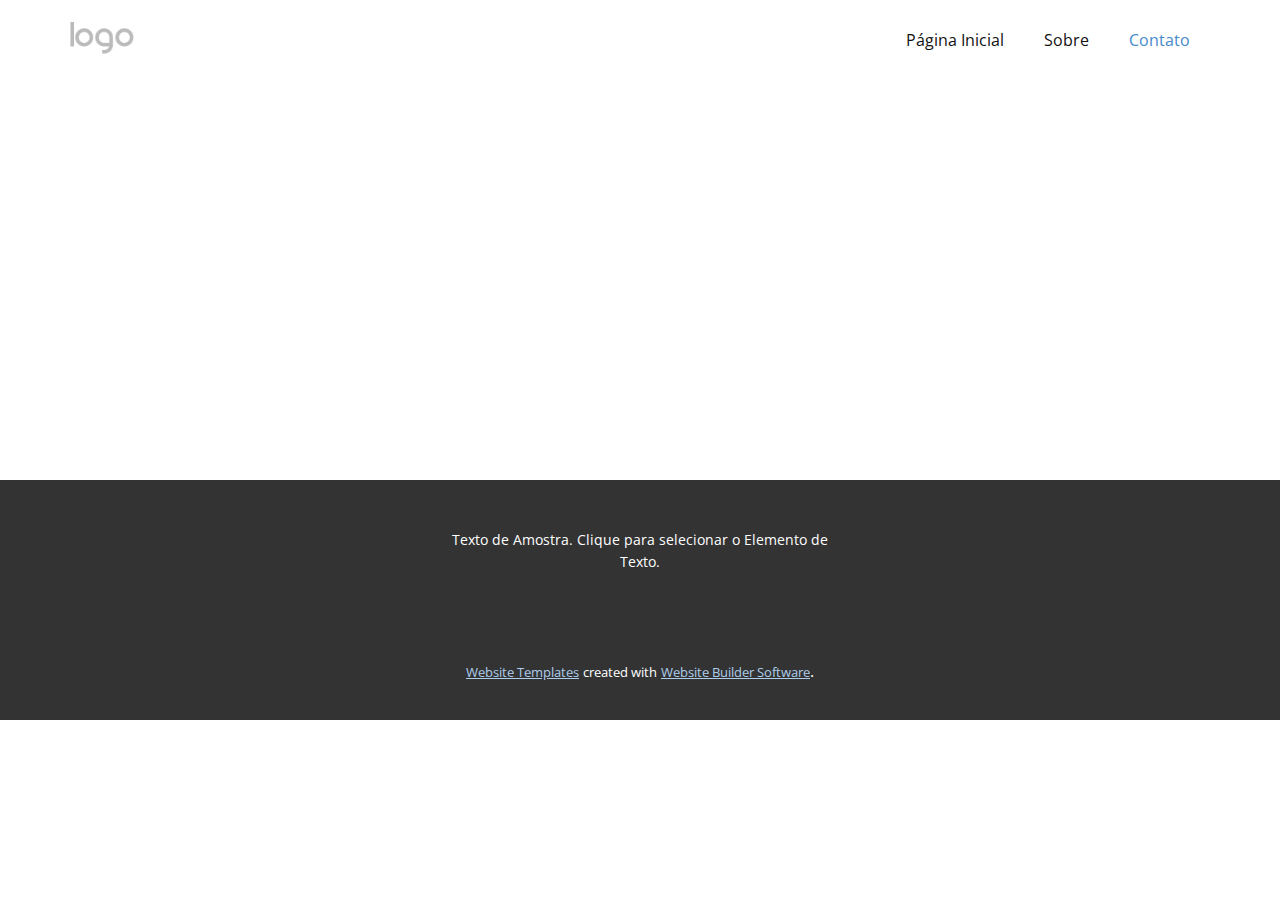
<file: Contato.html>
<!DOCTYPE html>
<html style="font-size: 16px;" lang="pt"><head>
    <meta name="viewport" content="width=device-width, initial-scale=1.0">
    <meta charset="utf-8">
    <meta name="keywords" content="">
    <meta name="description" content="">
    <title>Contato</title>
    <link rel="stylesheet" href="nicepage.css" media="screen">
<link rel="stylesheet" href="Contato.css" media="screen">
    <script class="u-script" type="text/javascript" src="jquery.js" defer=""></script>
    <script class="u-script" type="text/javascript" src="nicepage.js" defer=""></script>
    <meta name="generator" content="Nicepage 4.21.12, nicepage.com">
    <link id="u-theme-google-font" rel="stylesheet" href="https://fonts.googleapis.com/css?family=Roboto:100,100i,300,300i,400,400i,500,500i,700,700i,900,900i|Open+Sans:300,300i,400,400i,500,500i,600,600i,700,700i,800,800i">
    
    
    <script type="application/ld+json">{
		"@context": "http://schema.org",
		"@type": "Organization",
		"name": "",
		"logo": "images/default-logo.png"
}</script>
    <meta name="theme-color" content="#478ac9">
    <meta property="og:title" content="Contato">
    <meta property="og:type" content="website">
  </head>
  <body class="u-body u-xl-mode" data-lang="pt"><header class="u-clearfix u-header u-header" id="sec-f325"><div class="u-clearfix u-sheet u-valign-middle u-sheet-1">
        <a href="https://nicepage.com" class="u-image u-logo u-image-1">
          <img src="images/default-logo.png" class="u-logo-image u-logo-image-1">
        </a>
        <nav class="u-menu u-menu-dropdown u-offcanvas u-menu-1">
          <div class="menu-collapse" style="font-size: 1rem; letter-spacing: 0px;">
            <a class="u-button-style u-custom-left-right-menu-spacing u-custom-padding-bottom u-custom-top-bottom-menu-spacing u-nav-link u-text-active-palette-1-base u-text-hover-palette-2-base" href="#">
              <svg class="u-svg-link" viewBox="0 0 24 24"><use xmlns:xlink="http://www.w3.org/1999/xlink" xlink:href="#menu-hamburger"></use></svg>
              <svg class="u-svg-content" version="1.1" id="menu-hamburger" viewBox="0 0 16 16" x="0px" y="0px" xmlns:xlink="http://www.w3.org/1999/xlink" xmlns="http://www.w3.org/2000/svg"><g><rect y="1" width="16" height="2"></rect><rect y="7" width="16" height="2"></rect><rect y="13" width="16" height="2"></rect>
</g></svg>
            </a>
          </div>
          <div class="u-nav-container">
            <ul class="u-nav u-unstyled u-nav-1"><li class="u-nav-item"><a class="u-button-style u-nav-link u-text-active-palette-1-base u-text-hover-palette-2-base" href="Página-Inicial.html" style="padding: 10px 20px;">Página Inicial</a>
</li><li class="u-nav-item"><a class="u-button-style u-nav-link u-text-active-palette-1-base u-text-hover-palette-2-base" href="Sobre.html" style="padding: 10px 20px;">Sobre</a>
</li><li class="u-nav-item"><a class="u-button-style u-nav-link u-text-active-palette-1-base u-text-hover-palette-2-base" href="Contato.html" style="padding: 10px 20px;">Contato</a>
</li></ul>
          </div>
          <div class="u-nav-container-collapse">
            <div class="u-black u-container-style u-inner-container-layout u-opacity u-opacity-95 u-sidenav">
              <div class="u-inner-container-layout u-sidenav-overflow">
                <div class="u-menu-close"></div>
                <ul class="u-align-center u-nav u-popupmenu-items u-unstyled u-nav-2"><li class="u-nav-item"><a class="u-button-style u-nav-link" href="Página-Inicial.html">Página Inicial</a>
</li><li class="u-nav-item"><a class="u-button-style u-nav-link" href="Sobre.html">Sobre</a>
</li><li class="u-nav-item"><a class="u-button-style u-nav-link" href="Contato.html">Contato</a>
</li></ul>
              </div>
            </div>
            <div class="u-black u-menu-overlay u-opacity u-opacity-70"></div>
          </div>
        </nav>
      </div></header>
    <section class="u-clearfix u-section-1" id="sec-708b">
      <div class="u-clearfix u-sheet u-sheet-1"></div>
    </section>
    
    
    <footer class="u-align-center u-clearfix u-footer u-grey-80 u-footer" id="sec-4719"><div class="u-clearfix u-sheet u-sheet-1">
        <p class="u-small-text u-text u-text-variant u-text-1">Texto de Amostra. Clique para selecionar o Elemento de Texto.</p>
      </div></footer>
    <section class="u-backlink u-clearfix u-grey-80">
      <a class="u-link" href="https://nicepage.com/website-templates" target="_blank">
        <span>Website Templates</span>
      </a>
      <p class="u-text">
        <span>created with</span>
      </p>
      <a class="u-link" href="" target="_blank">
        <span>Website Builder Software</span>
      </a>. 
    </section>
  
</body></html>
</file>
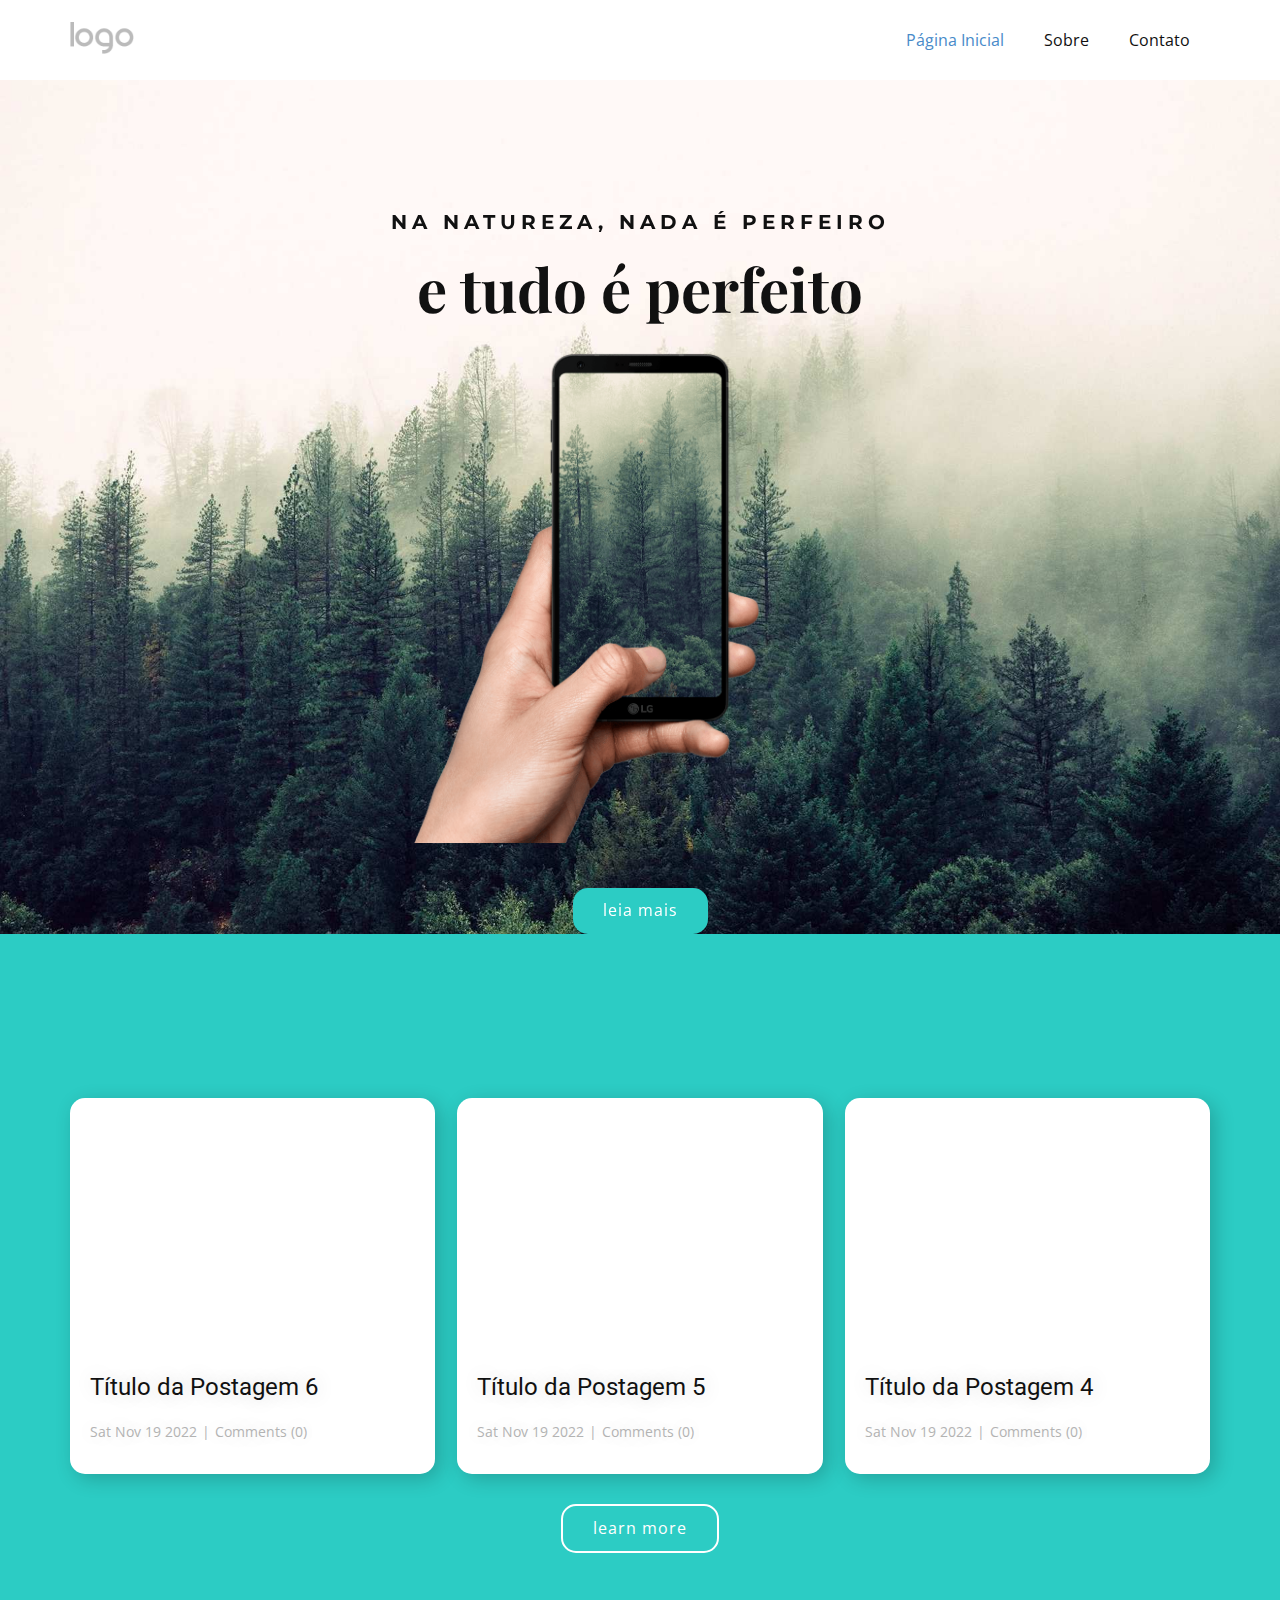
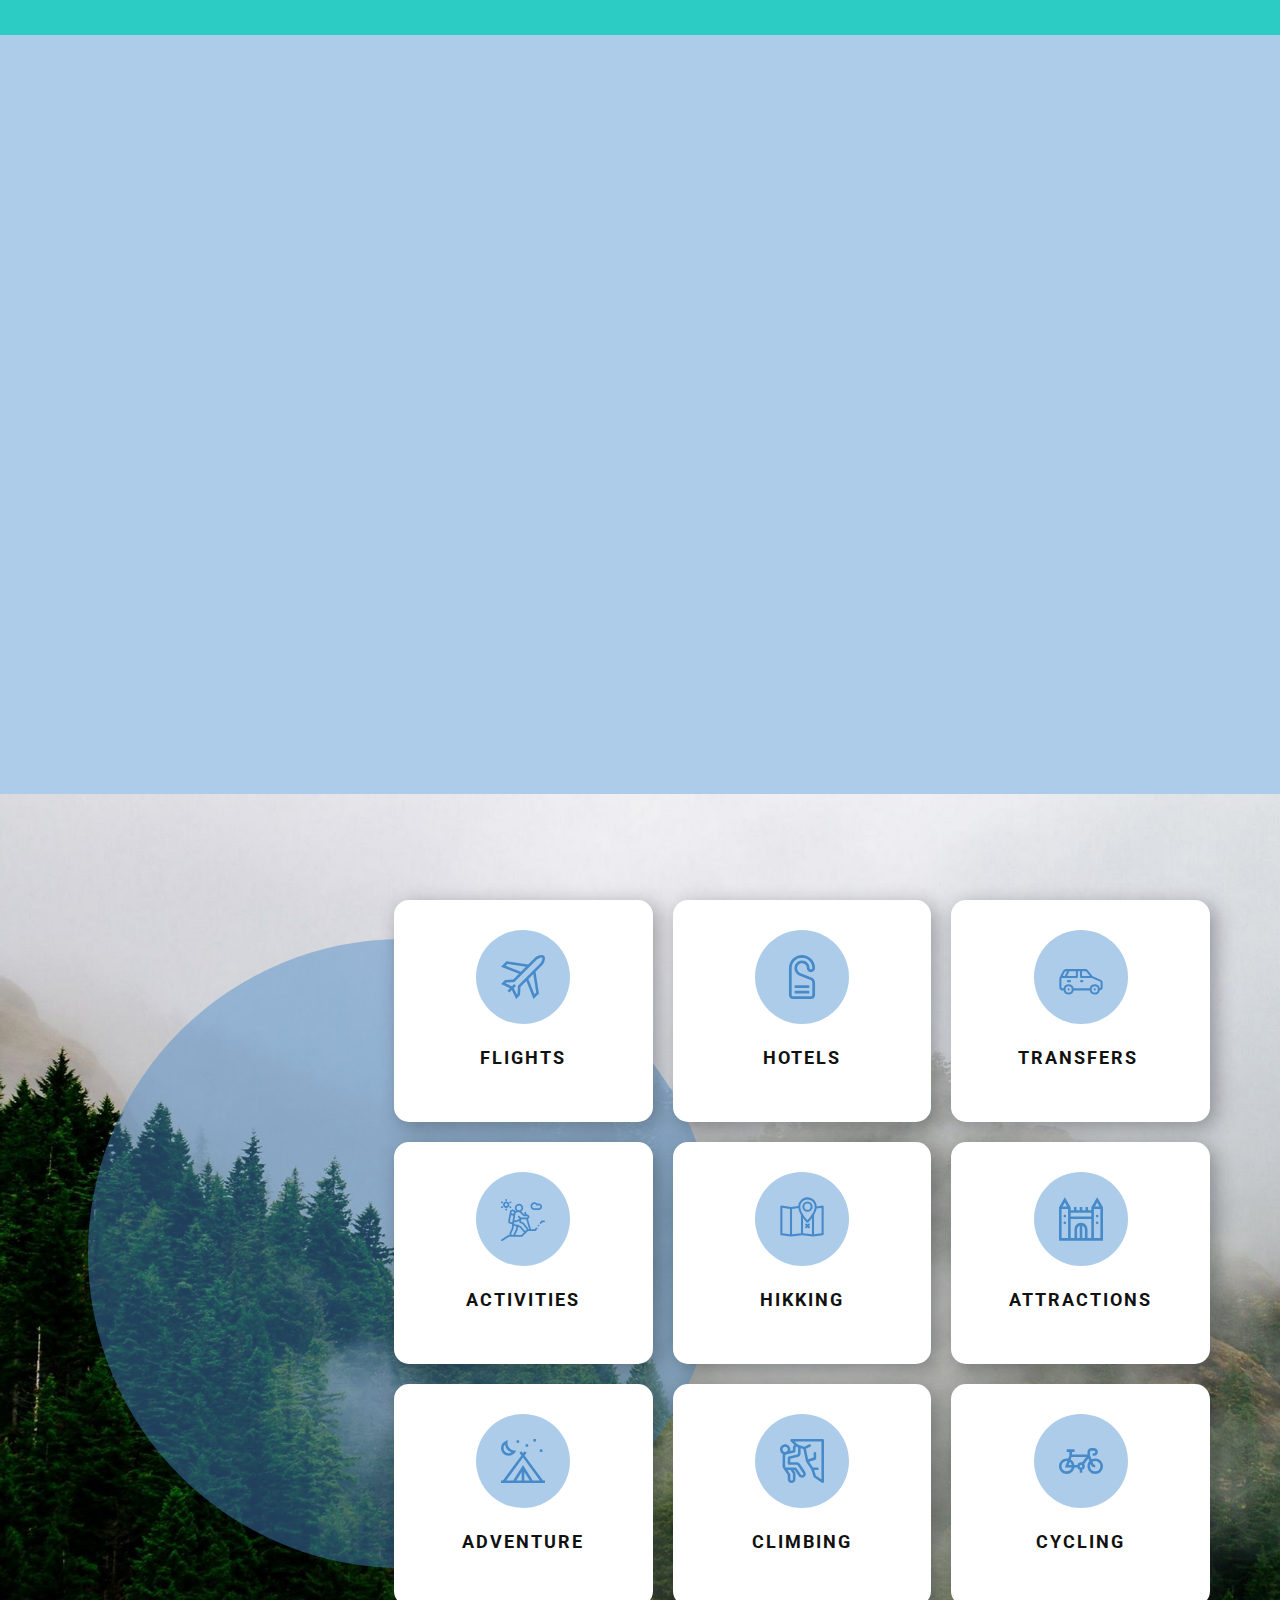
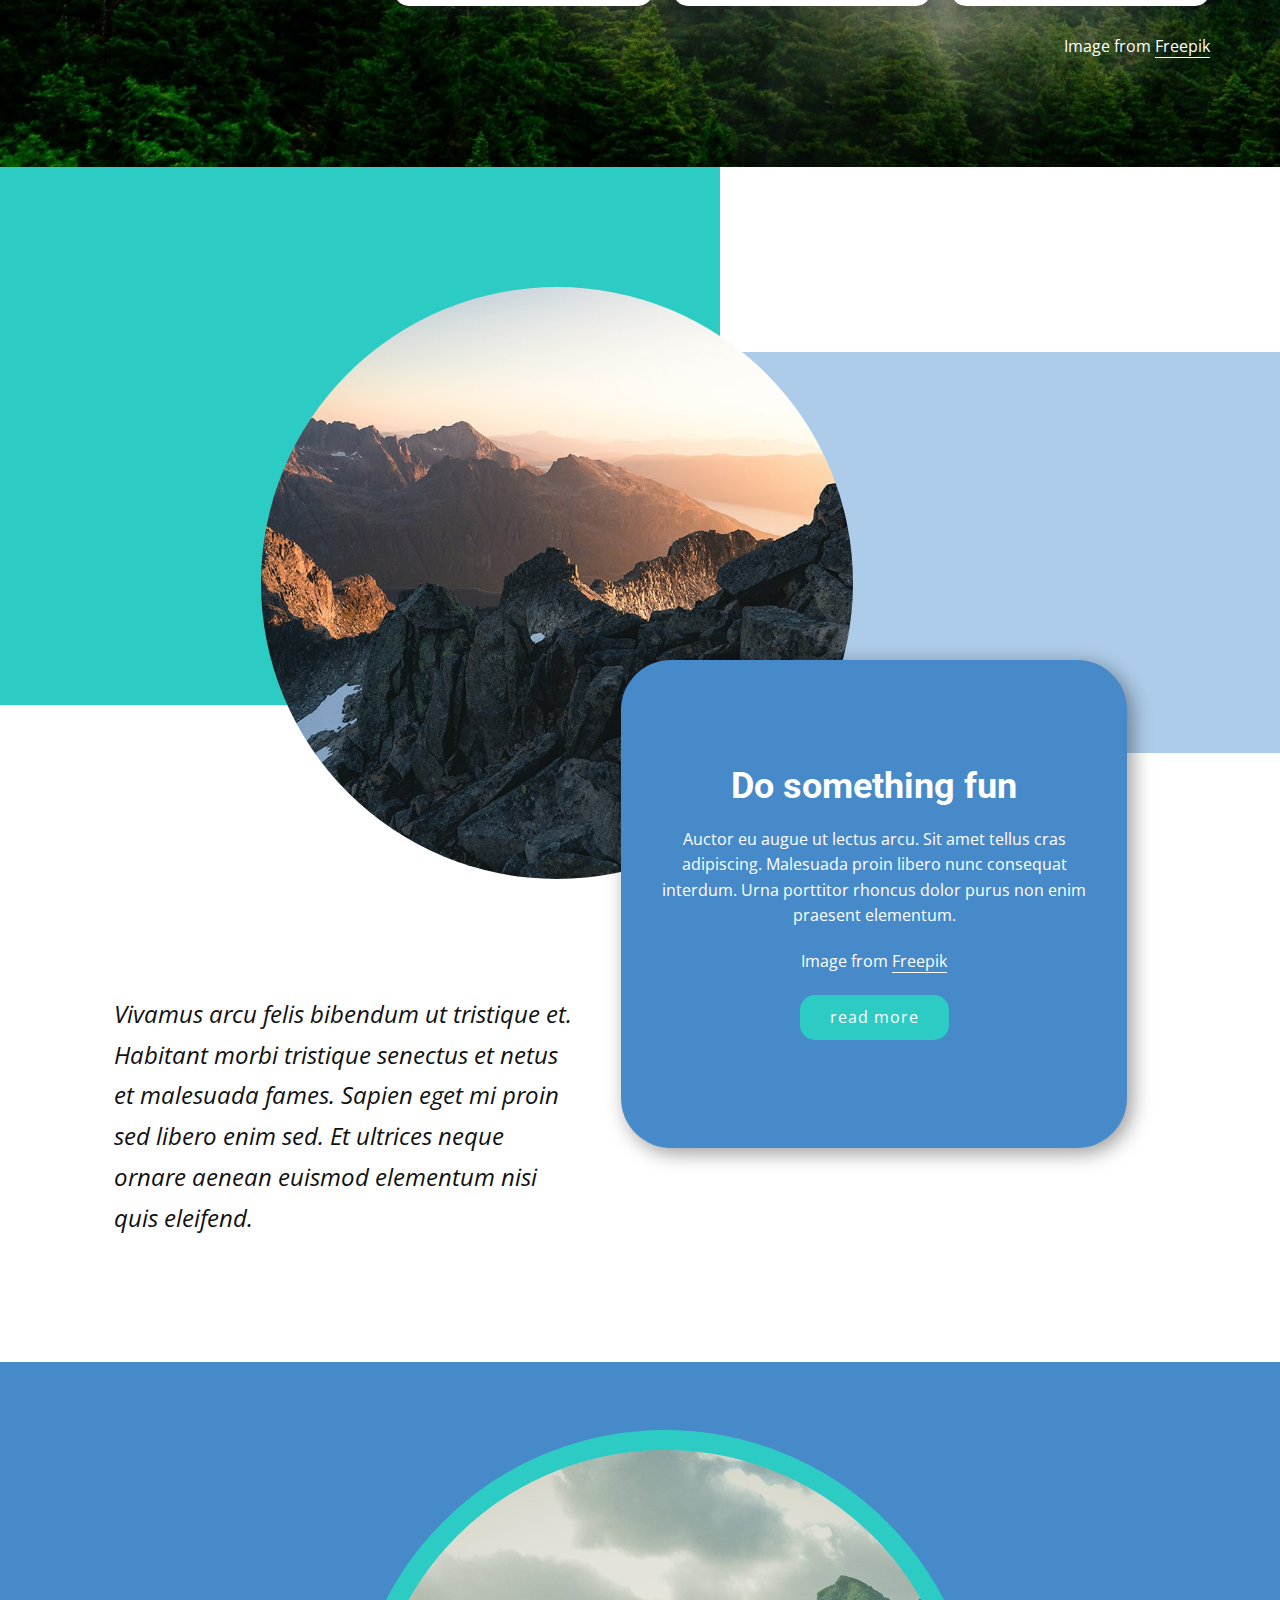
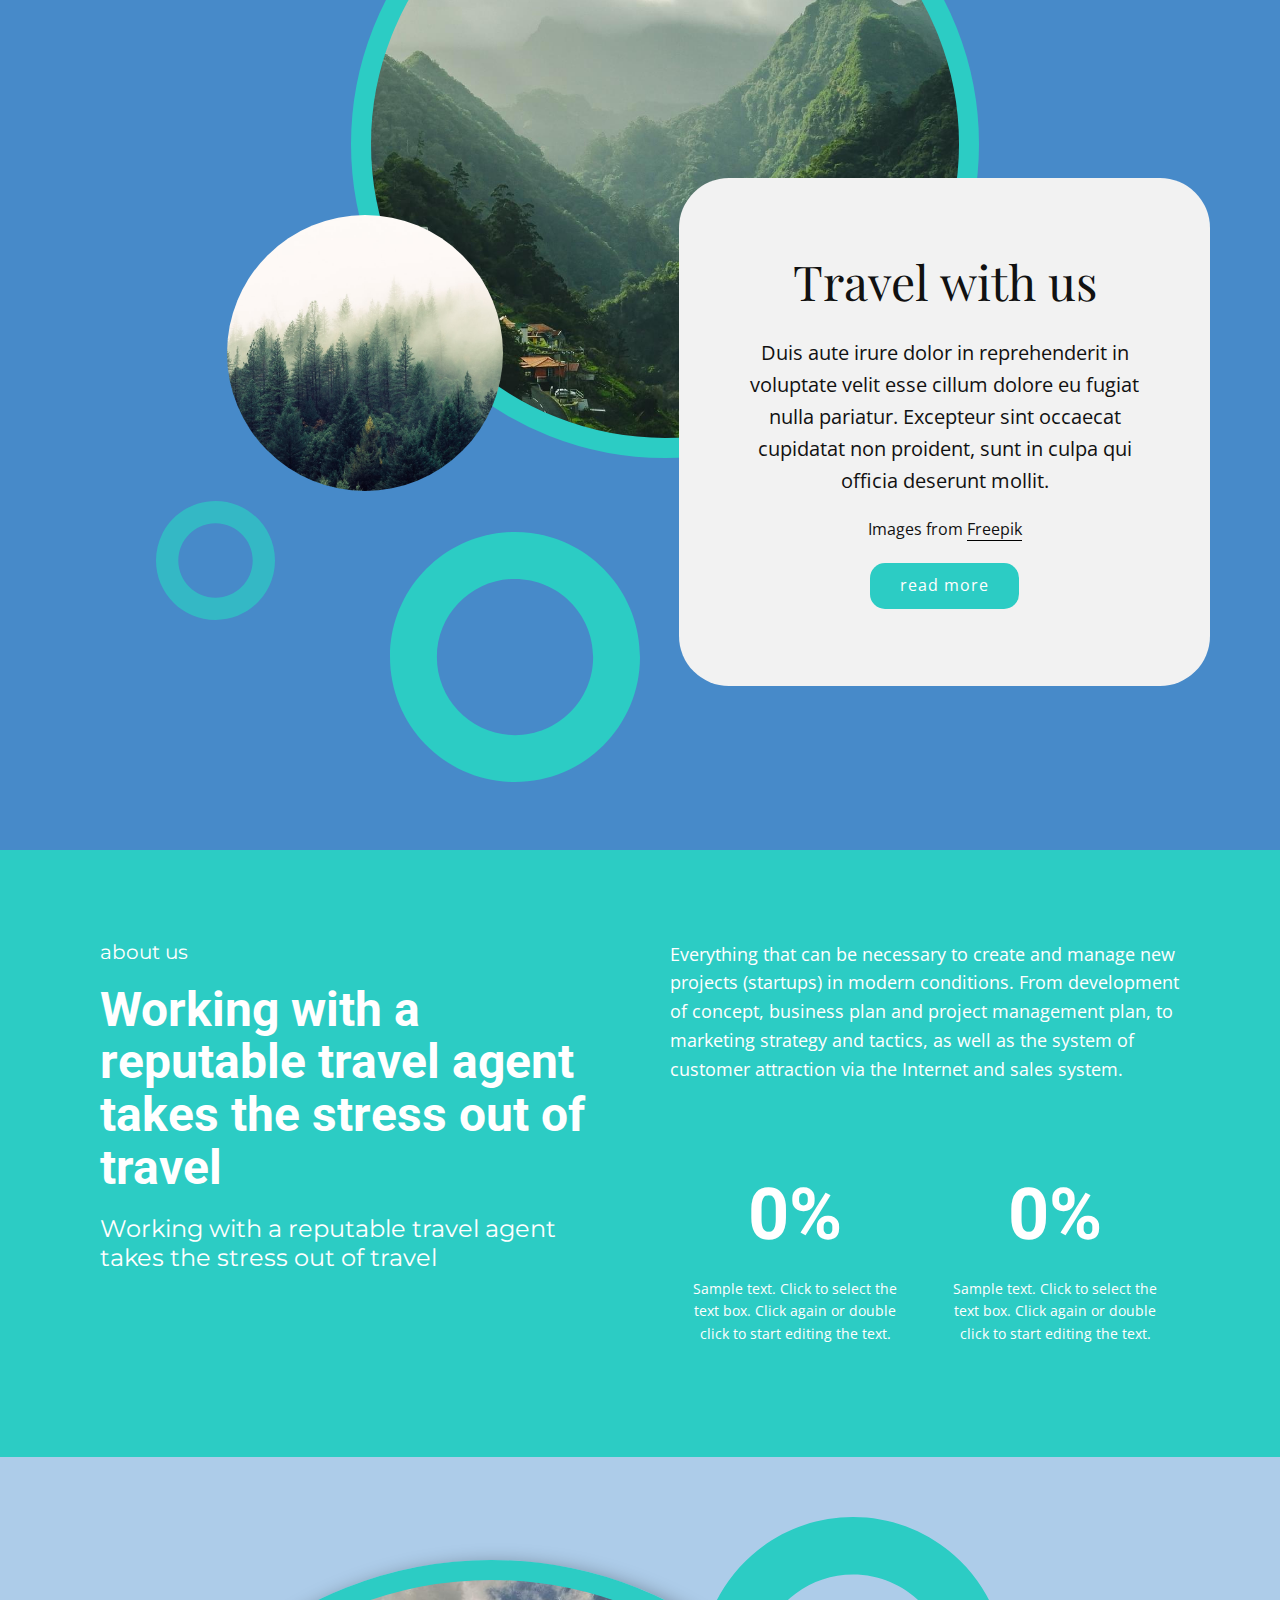
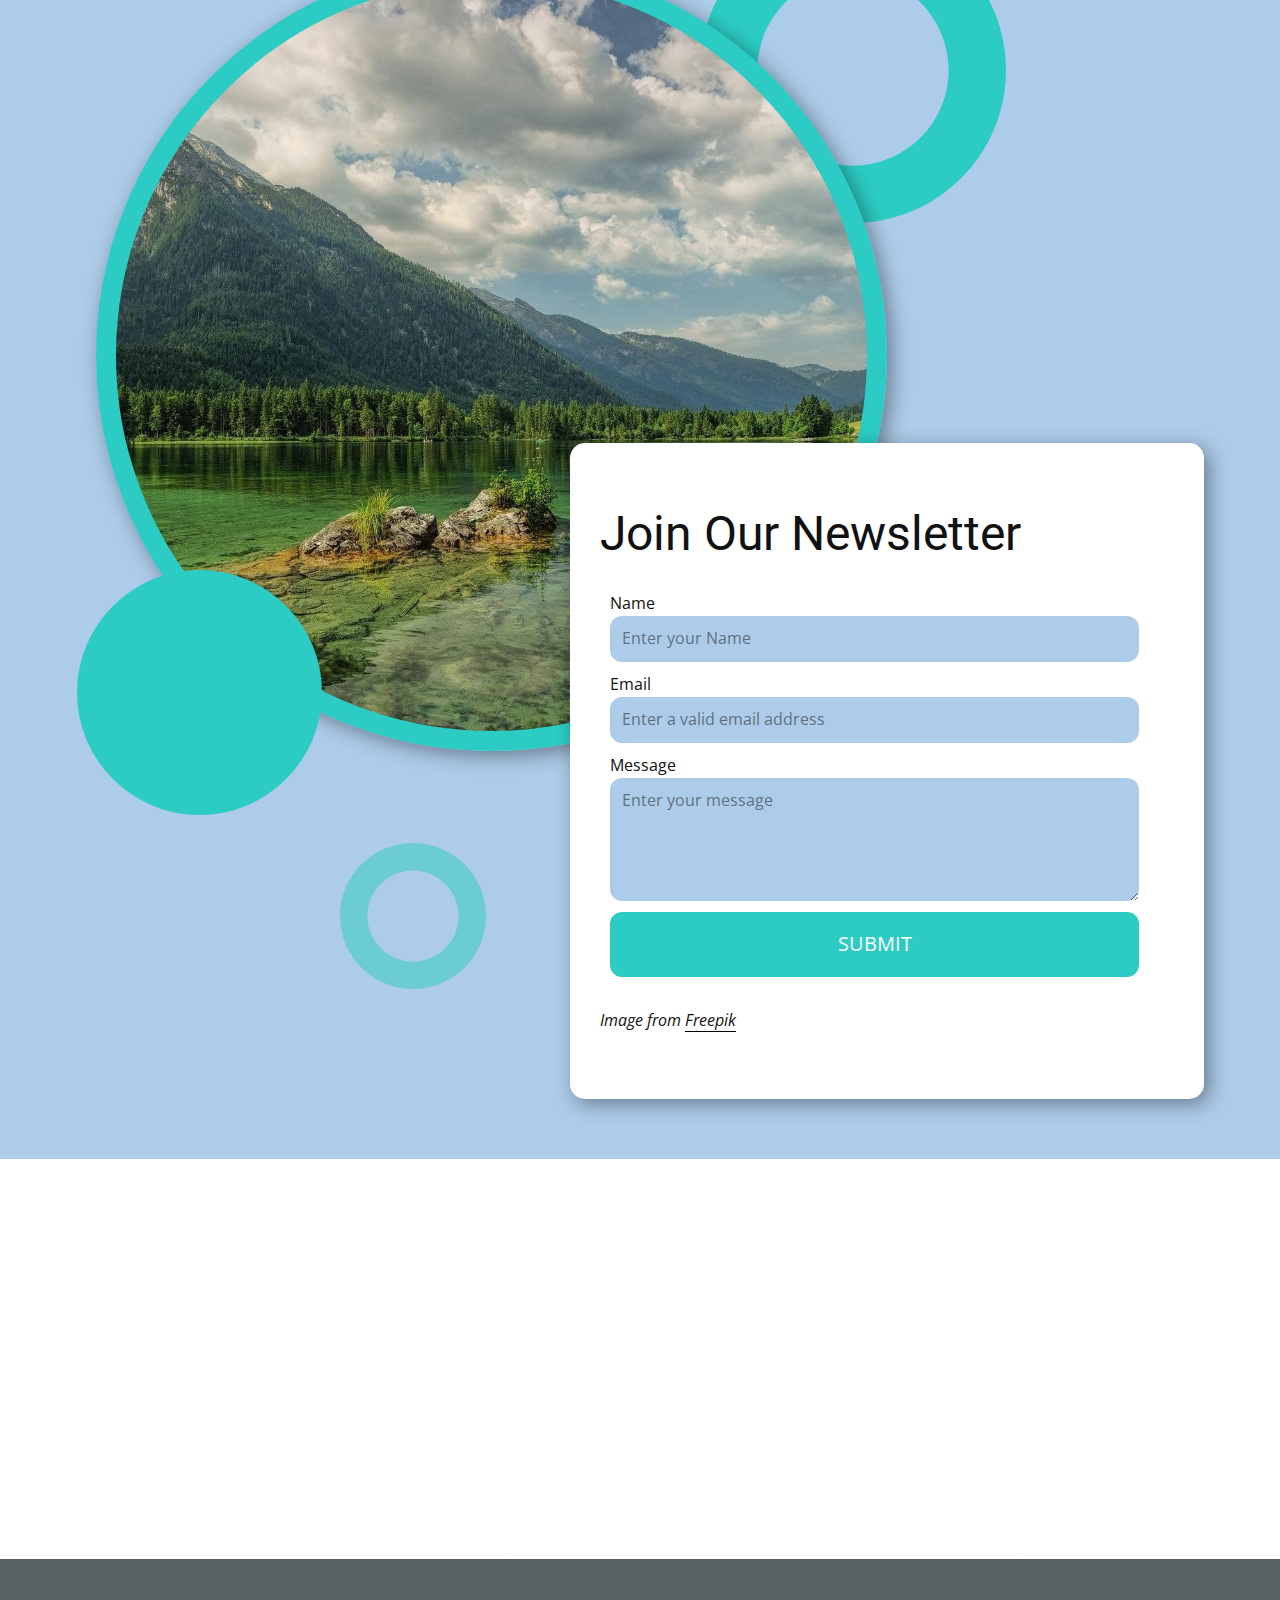
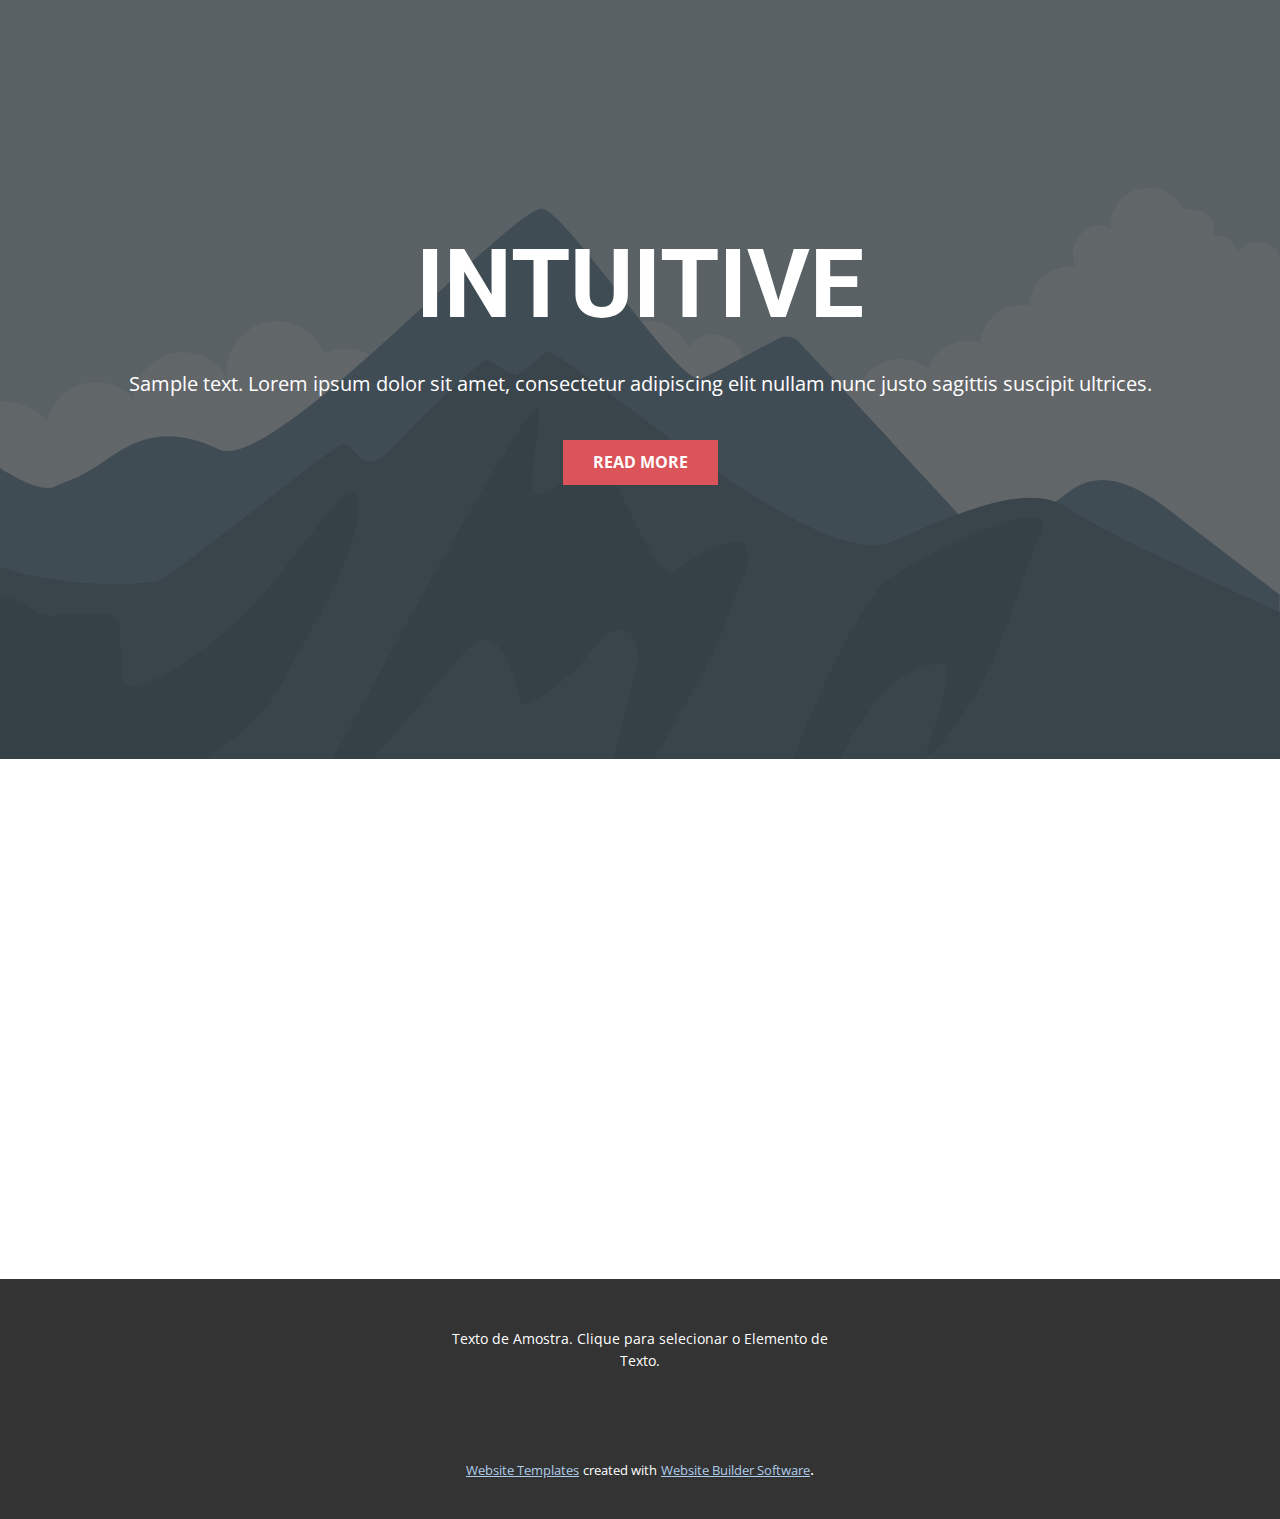
<file: Página-Inicial.html>
<!DOCTYPE html>
<html style="font-size: 16px;" lang="pt"><head>
    <meta name="viewport" content="width=device-width, initial-scale=1.0">
    <meta charset="utf-8">
    <meta name="keywords" content="e tudo é perfeito, Últimas novidades, ​Travel with​ us, Do something fun, ​Travel with​ us, ​Working with a reputable travel agent takes the stress out of travel, ​Join Our Newsletter, INTUITIVE">
    <meta name="description" content="">
    <title>Página Inicial</title>
    <link rel="stylesheet" href="nicepage.css" media="screen">
<link rel="stylesheet" href="Página-Inicial.css" media="screen">
    <script class="u-script" type="text/javascript" src="jquery.js" defer=""></script>
    <script class="u-script" type="text/javascript" src="nicepage.js" defer=""></script>
    <meta name="generator" content="Nicepage 4.21.12, nicepage.com">
    <link id="u-theme-google-font" rel="stylesheet" href="https://fonts.googleapis.com/css?family=Roboto:100,100i,300,300i,400,400i,500,500i,700,700i,900,900i|Open+Sans:300,300i,400,400i,500,500i,600,600i,700,700i,800,800i">
    <link id="u-page-google-font" rel="stylesheet" href="https://fonts.googleapis.com/css?family=Montserrat:100,100i,200,200i,300,300i,400,400i,500,500i,600,600i,700,700i,800,800i,900,900i|Playfair+Display:400,400i,500,500i,600,600i,700,700i,800,800i,900,900i|Playfair+Display:400,400i,500,500i,600,600i,700,700i,800,800i,900,900i">
    
    
    
    
    
    
    
    
    
    
    
    
    <script type="application/ld+json">{
		"@context": "http://schema.org",
		"@type": "Organization",
		"name": "",
		"logo": "images/default-logo.png"
}</script>
    <meta name="theme-color" content="#478ac9">
    <meta property="og:title" content="Página Inicial">
    <meta property="og:type" content="website">
  </head>
  <body class="u-body u-xl-mode" data-lang="pt"><header class="u-clearfix u-header u-header" id="sec-f325"><div class="u-clearfix u-sheet u-valign-middle u-sheet-1">
        <a href="https://nicepage.com" class="u-image u-logo u-image-1">
          <img src="images/default-logo.png" class="u-logo-image u-logo-image-1">
        </a>
        <nav class="u-menu u-menu-dropdown u-offcanvas u-menu-1">
          <div class="menu-collapse" style="font-size: 1rem; letter-spacing: 0px;">
            <a class="u-button-style u-custom-left-right-menu-spacing u-custom-padding-bottom u-custom-top-bottom-menu-spacing u-nav-link u-text-active-palette-1-base u-text-hover-palette-2-base" href="#">
              <svg class="u-svg-link" viewBox="0 0 24 24"><use xmlns:xlink="http://www.w3.org/1999/xlink" xlink:href="#menu-hamburger"></use></svg>
              <svg class="u-svg-content" version="1.1" id="menu-hamburger" viewBox="0 0 16 16" x="0px" y="0px" xmlns:xlink="http://www.w3.org/1999/xlink" xmlns="http://www.w3.org/2000/svg"><g><rect y="1" width="16" height="2"></rect><rect y="7" width="16" height="2"></rect><rect y="13" width="16" height="2"></rect>
</g></svg>
            </a>
          </div>
          <div class="u-nav-container">
            <ul class="u-nav u-unstyled u-nav-1"><li class="u-nav-item"><a class="u-button-style u-nav-link u-text-active-palette-1-base u-text-hover-palette-2-base" href="Página-Inicial.html" style="padding: 10px 20px;">Página Inicial</a>
</li><li class="u-nav-item"><a class="u-button-style u-nav-link u-text-active-palette-1-base u-text-hover-palette-2-base" href="Sobre.html" style="padding: 10px 20px;">Sobre</a>
</li><li class="u-nav-item"><a class="u-button-style u-nav-link u-text-active-palette-1-base u-text-hover-palette-2-base" href="Contato.html" style="padding: 10px 20px;">Contato</a>
</li></ul>
          </div>
          <div class="u-nav-container-collapse">
            <div class="u-black u-container-style u-inner-container-layout u-opacity u-opacity-95 u-sidenav">
              <div class="u-inner-container-layout u-sidenav-overflow">
                <div class="u-menu-close"></div>
                <ul class="u-align-center u-nav u-popupmenu-items u-unstyled u-nav-2"><li class="u-nav-item"><a class="u-button-style u-nav-link" href="Página-Inicial.html">Página Inicial</a>
</li><li class="u-nav-item"><a class="u-button-style u-nav-link" href="Sobre.html">Sobre</a>
</li><li class="u-nav-item"><a class="u-button-style u-nav-link" href="Contato.html">Contato</a>
</li></ul>
              </div>
            </div>
            <div class="u-black u-menu-overlay u-opacity u-opacity-70"></div>
          </div>
        </nav>
      </div></header>
    <section class="u-align-center u-clearfix u-image u-section-1" id="carousel_f4e9">
      <div class="u-clearfix u-sheet u-valign-bottom u-sheet-1">
        <h3 class="u-custom-font u-font-montserrat u-text u-text-default u-text-1" data-animation-name="customAnimationIn" data-animation-duration="1750" data-animation-delay="500">NA NATUREZA, NADA É PERFEIRO</h3>
        <h1 class="u-custom-font u-font-playfair-display u-text u-text-default u-title u-text-2" data-animation-name="customAnimationIn" data-animation-duration="1750" data-animation-delay="0">e tudo é perfeito</h1>
        <img src="images/d-min.png" alt="" class="u-image u-image-contain u-image-default u-image-1" data-image-width="939" data-image-height="1012">
        <a href="https://nicepage.com/c/about-us-html-templates" class="u-active-palette-4-light-1 u-border-none u-btn u-btn-round u-button-style u-hover-palette-4-light-1 u-palette-4-base u-radius-15 u-btn-1" data-animation-name="customAnimationIn" data-animation-duration="1750" data-animation-delay="500">leia mais</a>
      </div>
    </section>
    <section class="u-align-center u-clearfix u-palette-4-base u-section-2" id="carousel_ed3e">
      <div class="u-clearfix u-sheet u-sheet-1">
        <h2 class="u-text u-text-default u-text-1" data-animation-name="customAnimationIn" data-animation-duration="1750" data-animation-delay="500">Últimas novidades</h2><!--blog--><!--blog_options_json--><!--{"type":"Recent","source":"","tags":"","count":""}--><!--/blog_options_json-->
        <div class="u-blog u-expanded-width u-blog-1">
          <div class="u-repeater u-repeater-1"><!--blog_post-->
            <div class="u-align-left u-blog-post u-container-style u-radius-15 u-repeater-item u-shape-round u-video-cover u-white u-repeater-item-1">
              <div class="u-container-layout u-similar-container u-valign-top-sm u-valign-top-xs u-container-layout-1">
                <a class="u-post-header-link" href="blog/post-5.html"><!--blog_post_image-->
                  <img alt="" class="u-blog-control u-expanded-width-xs u-image u-image-default u-image-1" src="images/8ad73f3c.jpeg" data-image-width="567" data-image-height="696" data-animation-name="customAnimationIn" data-animation-duration="1750" data-animation-delay="500"><!--/blog_post_image-->
                </a><!--blog_post_header-->
                <h4 class="u-blog-control u-text u-text-body-color u-text-2">
                  <a class="u-post-header-link" href="blog/post-5.html"><!--blog_post_header_content-->Título da Postagem 6<!--/blog_post_header_content--></a>
                </h4><!--/blog_post_header--><!--blog_post_metadata-->
                <div class="u-blog-control u-metadata u-text-grey-30 u-metadata-1"><!--blog_post_metadata_date-->
                  <span class="u-meta-date u-meta-icon"><!--blog_post_metadata_date_content-->Sat Nov 19 2022<!--/blog_post_metadata_date_content--></span><!--/blog_post_metadata_date--><!--blog_post_metadata_comments-->
                  <span class="u-meta-comments u-meta-icon"><!--blog_post_metadata_comments_content-->Comments (0)<!--/blog_post_metadata_comments_content--></span><!--/blog_post_metadata_comments-->
                </div><!--/blog_post_metadata-->
              </div>
            </div><!--/blog_post--><!--blog_post-->
            <div class="u-align-left u-blog-post u-container-style u-radius-15 u-repeater-item u-shape-round u-video-cover u-white u-repeater-item-2">
              <div class="u-container-layout u-similar-container u-valign-top-sm u-valign-top-xs u-container-layout-2">
                <a class="u-post-header-link" href="blog/post-4.html"><!--blog_post_image-->
                  <img alt="" class="u-blog-control u-expanded-width-xs u-image u-image-default u-image-2" src="images/68f64b9d.jpeg" data-image-width="567" data-image-height="696" data-animation-name="customAnimationIn" data-animation-duration="1750" data-animation-delay="500"><!--/blog_post_image-->
                </a><!--blog_post_header-->
                <h4 class="u-blog-control u-text u-text-body-color u-text-3">
                  <a class="u-post-header-link" href="blog/post-4.html"><!--blog_post_header_content-->Título da Postagem 5<!--/blog_post_header_content--></a>
                </h4><!--/blog_post_header--><!--blog_post_metadata-->
                <div class="u-blog-control u-metadata u-text-grey-30 u-metadata-2"><!--blog_post_metadata_date-->
                  <span class="u-meta-date u-meta-icon"><!--blog_post_metadata_date_content-->Sat Nov 19 2022<!--/blog_post_metadata_date_content--></span><!--/blog_post_metadata_date--><!--blog_post_metadata_comments-->
                  <span class="u-meta-comments u-meta-icon"><!--blog_post_metadata_comments_content-->Comments (0)<!--/blog_post_metadata_comments_content--></span><!--/blog_post_metadata_comments-->
                </div><!--/blog_post_metadata-->
              </div>
            </div><!--/blog_post--><!--blog_post-->
            <div class="u-align-left u-blog-post u-container-style u-radius-15 u-repeater-item u-shape-round u-video-cover u-white u-repeater-item-3">
              <div class="u-container-layout u-similar-container u-valign-top-sm u-valign-top-xs u-container-layout-3">
                <a class="u-post-header-link" href="blog/post-3.html"><!--blog_post_image-->
                  <img alt="" class="u-blog-control u-expanded-width-xs u-image u-image-default u-image-3" src="images/0fd3416c.jpeg" data-animation-name="customAnimationIn" data-animation-duration="1750" data-animation-delay="500"><!--/blog_post_image-->
                </a><!--blog_post_header-->
                <h4 class="u-blog-control u-text u-text-body-color u-text-4">
                  <a class="u-post-header-link" href="blog/post-3.html"><!--blog_post_header_content-->Título da Postagem 4<!--/blog_post_header_content--></a>
                </h4><!--/blog_post_header--><!--blog_post_metadata-->
                <div class="u-blog-control u-metadata u-text-grey-30 u-metadata-3"><!--blog_post_metadata_date-->
                  <span class="u-meta-date u-meta-icon"><!--blog_post_metadata_date_content-->Sat Nov 19 2022<!--/blog_post_metadata_date_content--></span><!--/blog_post_metadata_date--><!--blog_post_metadata_comments-->
                  <span class="u-meta-comments u-meta-icon"><!--blog_post_metadata_comments_content-->Comments (0)<!--/blog_post_metadata_comments_content--></span><!--/blog_post_metadata_comments-->
                </div><!--/blog_post_metadata-->
              </div>
            </div><!--/blog_post-->
          </div>
        </div><!--/blog-->
        <a href="https://nicepage.me" class="u-active-white u-border-2 u-border-active-white u-border-hover-white u-border-white u-btn u-btn-round u-button-style u-hover-white u-none u-radius-15 u-text-active-palette-4-base u-text-body-alt-color u-text-hover-palette-4-base u-btn-1">learn more</a>
      </div>
    </section>
    <section class="u-clearfix u-palette-1-light-2 u-section-3" id="carousel_3d71">
      <div class="u-clearfix u-sheet u-valign-middle u-sheet-1">
        <div class="u-align-left u-container-style u-group u-radius-50 u-shape-round u-white u-group-1" data-animation-name="customAnimationIn" data-animation-duration="1750" data-animation-delay="500">
          <div class="u-container-layout u-valign-middle u-container-layout-1">
            <h2 class="u-text u-text-default u-text-1"> Travel with<span style="font-size: 1.875rem;"></span> us
            </h2>
            <p class="u-text u-text-default u-text-2"> Duis aute irure dolor in reprehenderit in voluptate velit esse cillum dolore eu fugiat nulla pariatur. Excepteur sint occaecat cupidatat non proident, sunt in culpa qui officia deserunt mollit anim id est laborum.</p>
            <a href="https://nicepage.studio" class="u-active-palette-4-light-1 u-btn u-btn-round u-button-style u-hover-palette-4-light-1 u-palette-4-base u-radius-15 u-btn-1">learn more</a>
          </div>
        </div>
        <div alt="" class="u-image u-image-circle u-image-1" data-image-width="1470" data-image-height="980" data-animation-name="customAnimationIn" data-animation-duration="1750" data-animation-delay="500"></div>
        <div class="u-palette-4-base u-shape u-shape-circle u-shape-1" data-animation-name="fadeIn" data-animation-duration="1000" data-animation-direction="Left"></div>
      </div>
    </section>
    <section class="u-clearfix u-image u-section-4" id="carousel_d1b9" data-image-width="1980" data-image-height="1320">
      <div class="u-clearfix u-sheet u-valign-middle-md u-valign-middle-sm u-valign-middle-xl u-sheet-1">
        <div class="u-opacity u-opacity-45 u-palette-1-base u-shape u-shape-circle u-shape-1"></div>
        <div class="u-list u-list-1">
          <div class="u-repeater u-repeater-1">
            <div class="u-align-center u-container-style u-list-item u-radius-15 u-repeater-item u-shape-round u-video-cover u-white u-list-item-1">
              <div class="u-container-layout u-similar-container u-valign-top u-container-layout-1"><span class="u-icon u-icon-circle u-palette-1-light-2 u-text-palette-1-base u-icon-1"><svg class="u-svg-link" preserveAspectRatio="xMidYMin slice" viewBox="0 0 512 512" style=""><use xmlns:xlink="http://www.w3.org/1999/xlink" xlink:href="#svg-d9e1"></use></svg><svg class="u-svg-content" viewBox="0 0 512 512" x="0px" y="0px" id="svg-d9e1" style="enable-background:new 0 0 512 512;"><g><g><path d="M501.905,10.593C489.743-1.57,468.721-2.766,441.099,7.133c-18.995,6.81-38.919,18.222-48.451,27.754l-76.55,76.55    L64.116,71.859L0,135.975l209.501,82.059l-67.266,67.266l-95.472,5.591L0.984,336.67l103.609,49.994L75.567,415.69l21.24,21.24    l28.987-28.987l50.043,103.56l45.768-45.769l5.592-95.472l68.395-68.395l82.043,209.459l64.115-64.116l-39.57-251.933    l75.43-75.431c9.532-9.531,20.945-29.455,27.755-48.451C515.264,43.781,514.068,22.754,501.905,10.593z M53.706,124.751    l20.846-20.846l215.268,33.811l-57.136,57.136L53.706,124.751z M409.705,436.776l-20.845,20.846l-70.087-178.935l57.128-57.128    L409.705,436.776z M477.088,61.262c-5.739,16.012-15.224,31.853-20.718,37.347L197.88,357.101l-5.592,95.472l-7.797,7.797    l-36.202-74.918l26.113-26.113l-21.24-21.24l-26.07,26.068L52.137,328l7.788-7.788l95.472-5.591L413.888,56.128    c5.495-5.495,21.336-14.977,37.348-20.718c18.176-6.516,27.82-5.186,29.429-3.577C482.272,33.441,483.604,43.083,477.088,61.262z"></path>
</g>
</g></svg></span>
                <h4 class="u-text u-text-1">Flights</h4>
              </div>
            </div>
            <div class="u-align-center u-container-style u-list-item u-radius-15 u-repeater-item u-shape-round u-video-cover u-white u-list-item-2">
              <div class="u-container-layout u-similar-container u-valign-top u-container-layout-2"><span class="u-icon u-icon-circle u-palette-1-light-2 u-text-palette-1-base u-icon-2"><svg class="u-svg-link" preserveAspectRatio="xMidYMin slice" viewBox="0 0 512.034 512.034" style=""><use xmlns:xlink="http://www.w3.org/1999/xlink" xlink:href="#svg-43ca"></use></svg><svg class="u-svg-content" viewBox="0 0 512.034 512.034" id="svg-43ca"><g><path d="m360.017 512.034h-208c-26.467 0-48-21.533-48-48v-312c0-40.605 15.81-78.777 44.517-107.484 59.395-59.396 155.563-59.405 214.967 0 28.407 28.407 44.215 66.172 44.512 106.339.199 26.869-21.144 48.915-47.575 49.142-26.798.172-48.42-21.36-48.42-47.998 0-31.252-25.551-56.22-56.194-56-45.531.161-72.238 52.974-44.564 93.296 7.356 10.705 17.652 18.83 29.77 23.489l125.962 48.452c24.539 9.437 41.026 33.441 41.026 59.733v143.03c-.001 26.468-21.534 48.001-48.001 48.001zm-104-480c-66.329 0-120 53.66-120 120v312c0 8.822 7.178 16 16 16h208c8.822 0 16-7.178 16-16v-143.03c0-13.146-8.244-25.147-20.513-29.866l-125.961-48.45c-38.879-14.948-62.414-52.704-61.513-90.975.733-48.068 39.455-87.506 87.681-87.678 48.814-.227 88.307 39.408 88.307 88 0 8.999 7.383 16.11 16.145 15.999 8.66-.074 15.919-7.817 15.852-16.907-.487-65.765-53.83-119.093-119.998-119.093z"></path><path d="m327.017 384.034h-143c-8.836 0-16-7.164-16-16s7.164-16 16-16h143c8.836 0 16 7.164 16 16s-7.163 16-16 16z"></path><path d="m327.017 448.034h-143c-8.836 0-16-7.164-16-16s7.164-16 16-16h143c8.836 0 16 7.164 16 16s-7.163 16-16 16z"></path>
</g></svg></span>
                <h4 class="u-text u-text-2">Hotels</h4>
              </div>
            </div>
            <div class="u-align-center u-container-style u-list-item u-radius-15 u-repeater-item u-shape-round u-video-cover u-white u-list-item-3">
              <div class="u-container-layout u-similar-container u-valign-top u-container-layout-3"><span class="u-icon u-icon-circle u-palette-1-light-2 u-text-palette-1-base u-icon-3"><svg class="u-svg-link" preserveAspectRatio="xMidYMin slice" viewBox="0 0 512 512" style=""><use xmlns:xlink="http://www.w3.org/1999/xlink" xlink:href="#svg-63c2"></use></svg><svg class="u-svg-content" viewBox="0 0 512 512" id="svg-63c2"><g id="_02-car"><g id="linear_color"><path d="M484.973,287.049l-93.5-40.877L335.52,177.311A35.824,35.824,0,0,0,307.58,164H83.78a43.76,43.76,0,0,0-39.353,24.323L8.642,259.884A44.279,44.279,0,0,0,4,279.55V376a36.04,36.04,0,0,0,36,36H53.207a60.006,60.006,0,0,0,117.586,0H357.208a60,60,0,0,0,117.606-.12A36.041,36.041,0,0,0,508,376V320.63A36.168,36.168,0,0,0,484.973,287.049ZM316.887,192.438,358.786,244H268V188h39.58A11.927,11.927,0,0,1,316.887,192.438ZM196,188v56H94.08l26.909-56ZM65.893,199.057A19.891,19.891,0,0,1,83.78,188H94.362L67.453,244H43.418ZM112,436a36,36,0,1,1,36-36A36.04,36.04,0,0,1,112,436Zm304,0a36,36,0,1,1,36-36A36.04,36.04,0,0,1,416,436Zm68-60a12.013,12.013,0,0,1-9.278,11.677A60,60,0,0,0,357.208,388H170.793a60.006,60.006,0,0,0-117.586,0H40a12.013,12.013,0,0,1-12-12V279.55a20.147,20.147,0,0,1,2.113-8.943l1.3-2.607H208a12,12,0,0,0,12-12V188h24v68a12,12,0,0,0,12,12H381.491l94.132,41.155q.294.129.594.241A12.053,12.053,0,0,1,484,320.63Z"></path><circle cx="112" cy="400" r="12"></circle><circle cx="416" cy="400" r="12"></circle><path d="M272,292H257a12,12,0,0,0,0,24h15a12,12,0,0,0,0-24Z"></path><path d="M128,292H104a12,12,0,0,0,0,24h24a12,12,0,0,0,0-24Z"></path>
</g>
</g></svg></span>
                <h4 class="u-text u-text-3">Transfers&nbsp;<br>
                </h4>
              </div>
            </div>
            <div class="u-align-center u-container-style u-list-item u-radius-15 u-repeater-item u-shape-round u-video-cover u-white u-list-item-4">
              <div class="u-container-layout u-similar-container u-valign-top u-container-layout-4"><span class="u-icon u-icon-circle u-palette-1-light-2 u-text-palette-1-base u-icon-4"><svg class="u-svg-link" preserveAspectRatio="xMidYMin slice" viewBox="0 -11 512.00039 512" style=""><use xmlns:xlink="http://www.w3.org/1999/xlink" xlink:href="#svg-c652"></use></svg><svg class="u-svg-content" viewBox="0 -11 512.00039 512" id="svg-c652"><path d="m502 251.8125h-25.222656c-3.082032 0-5.992188 1.421875-7.886719 3.851562l-15.210937 19.503907c-3.398438 4.355469-2.621094 10.636719 1.734374 14.035156 1.828126 1.425781 3.992188 2.113281 6.144532 2.113281 2.976562 0 5.917968-1.320312 7.890625-3.847656l12.210937-15.652344h20.339844c5.523438 0 10-4.476562 10-10 0-5.523437-4.476562-10.003906-10-10.003906zm0 0"></path><path d="m420.53125 333.921875c-4.355469-3.394531-10.636719-2.621094-14.035156 1.734375l-14.0625 18.03125h-43.78125l-34.96875-119.8125c10.195312-3.878906 17.457031-13.75 17.457031-25.289062 0-14.914063-12.132813-27.050782-27.050781-27.050782h-5.683594l-7.246094-24.832031c-1.550781-5.300781-7.105468-8.34375-12.402344-6.796875-5.300781 1.546875-8.34375 7.097656-6.796874 12.398438l5.613281 19.230468h-5.332031l-37.152344-35.457031c.789062-.496094 1.574218-1.007813 2.339844-1.550781 10.574218-7.484375 17.597656-18.636719 19.777343-31.40625 2.183594-12.765625-.738281-25.617188-8.222656-36.1875-7.484375-10.574219-18.636719-17.59375-31.40625-19.777344-26.355469-4.507812-51.460937 13.273438-55.964844 39.628906-2.71875 15.898438 2.683594 31.339844 13.179688 42.082032-2.785157 1.308593-5.402344 2.832031-7.835938 4.550781-4.6875-9.796875-13.753906-17.273438-25.054687-19.300781-8.984375-1.609376-18.050782.40625-25.535156 5.683593-7.648438 5.394531-12.722657 13.511719-14.277344 22.855469-1 5.996094-.425782 11.910156 1.417968 17.300781-.488281.234375-.960937.496094-1.40625.808594-2.179687 1.523437-3.664062 3.855469-4.121093 6.480469l-14.050781 80.671875c-2.527344 14.53125 6.828124 28.402343 20.855468 30.914062l16.839844 3.019531c1.519531.273438 3.027344.40625 4.519531.40625 1.121094 0 2.222657-.097656 3.3125-.242187l-3.117187 47.859375-24.269532 50.058594c-2.300781 4.753906-3.46875 9.835937-3.46875 15.097656 0 5.128906 1.171876 10.109375 3.28125 14.625h-11.609374c-1.90625 0-3.773438.546875-5.378907 1.570312l-80.269531 51.1875c-4.65625 2.96875-6.023438 9.152344-3.054688 13.808594 1.90625 2.988282 5.140626 4.625 8.441407 4.625 1.839843 0 3.699219-.507812 5.367187-1.570312l77.808594-49.621094h38.078125c.652344.039062 1.300781.058594 1.949219.058594.539062 0 1.074218-.03125 1.609375-.058594h106.625c2.5625 0 5.027343-.984375 6.886719-2.75l66.535156-63.214844h26.21875.058594.035156 56.132812c3.078125 0 5.988282-1.421875 7.882813-3.851562l17.066406-21.878906c3.398437-4.359376 2.621094-10.640626-1.734375-14.039063zm-250.183594-36.785156c-3.871094-.664063-8.15625-.949219-11.675781-2.800781-6.222656-3.277344-9.378906-10.222657-8.226563-17.0625.320313-1.894532.648438-3.792969.972657-5.6875 29.007812-1.347657 49.246093-9.503907 62.804687-18.207032l-2.34375 13.71875c-.75 4.394532 1.5 8.757813 5.515625 10.695313l35.597657 17.152343 41.363281 52.214844c5.023437 6.34375 3.953125 15.589844-2.390625 20.613282-6.339844 5.023437-15.585938 3.949218-20.609375-2.390626l-35.75-45.125c-.9375-1.1875-2.136719-2.144531-3.496094-2.800781l-30.128906-14.519531c-.84375-.40625-1.738281-.691406-2.65625-.847656zm139.683594 37.605469-42.796875-54.027344c-.703125-.882813-1.542969-1.632813-2.480469-2.226563-.328125-.207031-.675781-.402343-1.035156-.574219l-30.855469-14.871093 4.683594-27.40625h55.816406l34.453125 118.050781h-10.398437c-.488281-6.6875-2.914063-13.304688-7.386719-18.945312zm-41.792969-133.207032h22.605469c.019531 0 .039062.003906.058594.003906.011718 0 .023437-.003906.035156-.003906h13.152344c3.890625 0 7.050781 3.164063 7.050781 7.050782 0 3.886718-3.160156 7.050781-7.050781 7.050781h-3.039063c-.011719 0-.023437 0-.03125 0h-68.195312l-20.21875-17.425781c-4.1875-3.601563-10.5-3.132813-14.105469 1.050781-3.605469 4.183593-3.136719 10.496093 1.046875 14.101562l15.816406 13.628907c-7.914062 8.21875-25.972656 21.757812-60.484375 24.351562l3.675782-21.503906 6.945312-40.617188c.003906-.027344.003906-.054687.007812-.082031l2.058594-12.046875c1.996094-11.667969 11.949219-23.921875 33.859375-23.921875.503907 0 1.011719.007813 1.53125.019531.082031.003906.167969.003906.25.003906 6.859375 0 13.023438 2.367188 17.347657 6.660157.128906.128906.261718.253906.394531.375l40.382812 38.539062c1.863281 1.777344 4.335938 2.765625 6.90625 2.765625zm-86.910156-101.382812c2.371094-13.867188 14.445313-23.691406 28.066406-23.691406 1.589844 0 3.199219.132812 4.816407.410156 7.5 1.28125 14.050781 5.40625 18.449218 11.617187 4.398438 6.210938 6.117188 13.765625 4.832032 21.265625-2.367188 13.867188-14.445313 23.695313-28.066407 23.691406-1.589843 0-3.199219-.132812-4.816406-.410156-15.484375-2.644531-25.929687-17.398437-23.28125-32.882812zm-59.511719 55.792968c.671875-4.03125 2.828125-7.511718 6.074219-9.800781 2.390625-1.683593 5.167969-2.5625 8.011719-2.5625.820312 0 1.644531.074219 2.46875.222657 7.914062 1.417968 13.234375 9.265624 11.863281 17.488281-.671875 4.03125-2.832031 7.511719-6.078125 9.800781-3.078125 2.171875-6.796875 3-10.476562 2.34375-7.914063-1.421875-13.238282-9.269531-11.863282-17.492188zm3.339844 116.222657-16.839844-3.023438c-3.230468-.578125-5.332031-4.078125-4.683594-7.800781l12.324219-70.765625 28.152344 5.050781-4.746094 27.773438-7.5625 44.21875c-.992187 3.070312-3.84375 5.046875-6.644531 4.546875zm1.714844 146.082031c-5.101563-2.472656-8.269532-7.539062-8.269532-13.222656 0-2.21875.496094-4.367188 1.46875-6.375l25.117188-51.8125c.566406-1.160156.898438-2.421875.980469-3.710938l2.066406-31.691406c7.539063 4.320312 16.527344 5.03125 24.957031 6.476562 1.585938.269532 3.171875.542969 4.757813.8125l-2.25 32.429688-29.226563 60.292969c-2.355468 4.855469-7.058594 7.816406-12.089844 8.207031h-2.269531c-1.773437-.140625-3.546875-.585938-5.242187-1.40625zm110.582031 1.40625h-72.734375l29.820312-61.515625c.207032-.425781.378907-.859375.523438-1.304687.242188-.753907.398438-1.550782.457031-2.375l2.175781-31.386719 23.660157 11.402343 34.324219 43.324219c3.945312 4.980469 8.996093 8.578125 14.527343 10.734375zm0 0"></path><path d="m388.351562 129.78125h51.164063c21.171875 0 38.398437-17.226562 38.398437-38.402344 0-21.171875-17.226562-38.398437-38.398437-38.398437-5.113281 0-10.144531 1.023437-14.804687 2.96875-8.554688-11.125-21.910157-17.902344-36.359376-17.902344-25.292968 0-45.867187 20.574219-45.867187 45.867187 0 12.25 4.769531 23.769532 13.433594 32.433594 8.664062 8.664063 20.179687 13.433594 32.433593 13.433594zm0-71.734375c10.304688 0 19.621094 6.109375 23.734376 15.570313 1.257812 2.894531 3.808593 5.027343 6.882812 5.75 3.070312.71875 6.304688-.050782 8.722656-2.082032 3.351563-2.816406 7.4375-4.304687 11.824219-4.304687 10.144531 0 18.398437 8.253906 18.398437 18.398437 0 10.148438-8.253906 18.402344-18.398437 18.402344h-51.164063c-6.910156 0-13.40625-2.691406-18.292968-7.578125-4.886719-4.882813-7.574219-11.378906-7.574219-18.289063 0-14.265624 11.605469-25.867187 25.867187-25.867187zm0 0"></path><path d="m60.460938 104.5625c20.136718 0 36.519531-16.382812 36.519531-36.519531s-16.382813-36.519531-36.519531-36.519531c-9.753907 0-18.925782 3.796874-25.820313 10.695312-6.898437 6.898438-10.699219 16.070312-10.699219 25.824219 0 20.136719 16.386719 36.519531 36.519532 36.519531zm-11.679688-48.199219c3.121094-3.121093 7.269531-4.839843 11.679688-4.839843 9.109374 0 16.519531 7.410156 16.519531 16.519531s-7.410157 16.519531-16.519531 16.519531c-9.105469 0-16.519532-7.410156-16.519532-16.519531 0-4.414063 1.71875-8.5625 4.839844-11.679688zm0 0"></path><path d="m5 47.792969 4.691406 2.707031c1.574219.910156 3.296875 1.34375 4.992188 1.34375 3.457031 0 6.816406-1.792969 8.667968-5.003906 2.761719-4.78125 1.125-10.898438-3.660156-13.660156l-4.691406-2.707032c-4.78125-2.761718-10.898438-1.125-13.660156 3.660156-2.757813 4.78125-1.121094 10.898438 3.660156 13.660157zm0 0"></path><path d="m115.921875 88.738281-4.691406-2.707031c-4.78125-2.761719-10.898438-1.125-13.660157 3.660156-2.761718 4.78125-1.121093 10.898438 3.660157 13.660156l4.691406 2.707032c1.574219.910156 3.292969 1.34375 4.992187 1.34375 3.453126 0 6.816407-1.792969 8.667969-5.003906 2.761719-4.78125 1.121094-10.898438-3.660156-13.660157zm0 0"></path><path d="m10.011719 107.402344c1.695312 0 3.417969-.433594 4.992187-1.34375l4.6875-2.707032c4.785156-2.761718 6.421875-8.875 3.660156-13.660156-2.761718-4.785156-8.875-6.421875-13.660156-3.660156l-4.691406 2.707031c-4.78125 2.761719-6.417969 8.878907-3.660156 13.660157 1.855468 3.210937 5.214844 5.003906 8.671875 5.003906zm0 0"></path><path d="m106.242188 51.84375c1.695312 0 3.414062-.433594 4.988281-1.339844l4.691406-2.710937c4.785156-2.761719 6.421875-8.875 3.660156-13.660157-2.761719-4.78125-8.878906-6.421874-13.660156-3.660156l-4.691406 2.707032c-4.78125 2.761718-6.421875 8.878906-3.660157 13.664062 1.855469 3.207031 5.214844 5 8.671876 5zm0 0"></path><path d="m60.460938 25.691406c5.523437 0 10-4.476562 10-10v-5.691406c0-5.523438-4.476563-10-10-10-5.523438 0-10 4.476562-10 10v5.691406c0 5.523438 4.476562 10 10 10zm0 0"></path><path d="m50.460938 121.324219v5.691406c0 5.523437 4.476562 10 10 10 5.523437 0 10-4.476563 10-10v-5.691406c0-5.523438-4.476563-10-10-10-5.523438 0-10 4.480469-10 10zm0 0"></path><path d="m446.25 306.859375c-1.613281-3.929687-5.714844-6.453125-9.949219-6.144531-4.15625.300781-7.746093 3.222656-8.894531 7.222656-1.152344 4.011719.394531 8.441406 3.78125 10.875 3.339844 2.394531 7.957031 2.460938 11.371094.1875 3.925781-2.605469 5.503906-7.792969 3.691406-12.140625zm0 0"></path></svg></span>
                <h4 class="u-text u-text-4">Activities</h4>
              </div>
            </div>
            <div class="u-align-center u-container-style u-list-item u-radius-15 u-repeater-item u-shape-round u-video-cover u-white u-list-item-5">
              <div class="u-container-layout u-similar-container u-valign-top u-container-layout-5"><span class="u-icon u-icon-circle u-palette-1-light-2 u-text-palette-1-base u-icon-5"><svg class="u-svg-link" preserveAspectRatio="xMidYMin slice" viewBox="0 0 512 512" style=""><use xmlns:xlink="http://www.w3.org/1999/xlink" xlink:href="#svg-c49a"></use></svg><svg class="u-svg-content" viewBox="0 0 512 512" id="svg-c49a"><g id="_07-map"><g id="filled_outline"><path d="M503.862,102.935a12,12,0,0,0-9.559-2.814L427.969,109.6a107.995,107.995,0,0,0-215.76-4.217l-84.1,10.513L17.7,100.121A12,12,0,0,0,4,112V432a12,12,0,0,0,10.3,11.879l112,16c.056.008.114.006.17.013a11.891,11.891,0,0,0,1.216.092c.084,0,.169.013.254.013l.057,0a12.055,12.055,0,0,0,1.392-.087c.032,0,.064,0,.1-.006L256,444.093l126.512,15.814c.033,0,.067,0,.1.007A12.227,12.227,0,0,0,384,460c.36,0,.719-.022,1.078-.054.111-.01.222-.023.333-.036.095-.011.191-.017.286-.031l112-16A12,12,0,0,0,508,432V112A12,12,0,0,0,503.862,102.935ZM320,28a84.1,84.1,0,0,1,84,84c0,28.359-13.428,59.43-30.052,87.027-.034.052-.064.108-.1.161-18.829,31.219-41.724,57.975-53.851,71.3-12.105-13.3-34.937-39.985-53.745-71.129-.072-.118-.139-.238-.215-.353C249.422,171.415,236,140.353,236,112A84.1,84.1,0,0,1,320,28Zm52,406.407-104-13V245.065a490.038,490.038,0,0,0,43.515,51.42,12,12,0,0,0,16.97,0A490.038,490.038,0,0,0,372,245.065ZM140,138.593l73.3-9.162c3.884,27.094,16.111,54.712,30.7,79.5v212.48l-104,13ZM28,125.836l88,12.572V434.164L28,421.592ZM484,421.592l-88,12.572V208.927c13.744-23.352,25.392-49.22,29.943-74.8l58.057-8.3Z"></path><path d="M320,319.029l-7.515-7.514a12,12,0,0,0-16.97,16.97L303.029,336l-7.514,7.515a12,12,0,1,0,16.97,16.97L320,352.971l7.515,7.514a12,12,0,0,0,16.97-16.97L336.971,336l7.514-7.515a12,12,0,0,0-16.97-16.97Z"></path><path d="M320,172a60,60,0,1,0-60-60A60.068,60.068,0,0,0,320,172Zm0-96a36,36,0,1,1-36,36A36.04,36.04,0,0,1,320,76Z"></path>
</g>
</g></svg></span>
                <h4 class="u-text u-text-5">hikking</h4>
              </div>
            </div>
            <div class="u-align-center u-container-style u-list-item u-radius-15 u-repeater-item u-shape-round u-video-cover u-white u-list-item-6">
              <div class="u-container-layout u-similar-container u-valign-top u-container-layout-6"><span class="u-icon u-icon-circle u-palette-1-light-2 u-text-palette-1-base u-icon-6"><svg class="u-svg-link" preserveAspectRatio="xMidYMin slice" viewBox="0 0 507.851 507.851" style=""><use xmlns:xlink="http://www.w3.org/1999/xlink" xlink:href="#svg-5ad9"></use></svg><svg class="u-svg-content" viewBox="0 0 507.851 507.851" id="svg-5ad9"><g id="XMLID_637_"><path id="XMLID_660_" d="m440.442 3.43-67.409 115.868v32.807h-37.447v-37.052h-30v37.052h-36.661v-37.052h-30v37.052h-36.661v-37.052h-30v37.052h-37.447v-32.807l-67.408-115.868-67.409 115.868v385.123h507.851v-385.123zm26.328 104.914h-52.657l26.328-45.256zm-93.737 73.76v41.88h-238.216v-41.88zm-279.296-73.76h-52.657l26.328-45.256zm11.08 366.077h-74.817v-336.077h74.817zm134.108 0h-30.106v-100.971c0-19.614 12.588-36.336 30.106-42.533zm30 0v-143.504c17.518 6.197 30.106 22.919 30.106 42.533v100.971zm60.107 0v-100.971c0-41.414-33.692-75.107-75.106-75.107s-75.106 33.693-75.106 75.107v100.971h-44.001v-220.437h238.216v220.437zm74.001 0v-336.077h74.817v336.077z"></path><path id="XMLID_702_" d="m67.409 204.34c-7.846 0-15.363 6.899-15 15 .364 8.127 6.591 15 15 15 7.846 0 15.363-6.899 15-15-.364-8.127-6.591-15-15-15z"></path><path id="XMLID_751_" d="m67.409 283.34c-7.846 0-15.363 6.899-15 15 .364 8.127 6.591 15 15 15 7.846 0 15.363-6.899 15-15-.364-8.127-6.591-15-15-15z"></path><path id="XMLID_767_" d="m440.442 204.34c-7.846 0-15.363 6.899-15 15 .364 8.127 6.591 15 15 15 7.846 0 15.363-6.899 15-15-.364-8.127-6.591-15-15-15z"></path><path id="XMLID_776_" d="m440.442 283.34c-7.846 0-15.363 6.899-15 15 .364 8.127 6.591 15 15 15 7.846 0 15.363-6.899 15-15-.364-8.127-6.591-15-15-15z"></path>
</g></svg></span>
                <h4 class="u-text u-text-6">Attractions </h4>
              </div>
            </div>
            <div class="u-align-center u-container-style u-list-item u-radius-15 u-repeater-item u-shape-round u-video-cover u-white u-list-item-7">
              <div class="u-container-layout u-similar-container u-valign-top u-container-layout-7"><span class="u-icon u-icon-circle u-palette-1-light-2 u-text-palette-1-base u-icon-7"><svg class="u-svg-link" preserveAspectRatio="xMidYMin slice" viewBox="0 0 510 510" style=""><use xmlns:xlink="http://www.w3.org/1999/xlink" xlink:href="#svg-0a05"></use></svg><svg class="u-svg-content" viewBox="0 0 510 510" id="svg-0a05"><g><path d="m375 0h30v30h-30z"></path><path d="m450 120h30v30h-30z"></path><path d="m285 60h30v30h-30z"></path><path d="m180 15h30v30h-30z"></path><path d="m90 195c28.704 0 55.933-13.89 72.837-37.156l14.746-20.295-24.857-3.385c-46.641-6.352-81.449-48.575-77.398-96.821l2.095-24.923-22.973 9.888c-33.077 14.237-54.45 46.696-54.45 82.692 0 49.626 40.374 90 90 90zm-43.537-131.3c6.685 42.453 35.401 77.388 74.207 92.826-9.178 5.463-19.766 8.474-30.67 8.474-33.084 0-60-26.916-60-60 0-15.685 6.087-30.362 16.463-41.3z"></path><path d="m487.565 480-213.913-289.412 23.41-31.672-24.125-17.832-17.937 24.268-17.938-24.268-24.125 17.832 23.41 31.672-213.912 289.412h-22.435v30h510v-30zm-232.565-264.176 195.261 264.176h-82.026l-113.235-177.94-113.234 177.94h-82.027zm-15 264.176h-62.675l62.675-98.489zm30-98.489 62.675 98.489h-62.675z"></path>
</g></svg></span>
                <h4 class="u-text u-text-7">Adventure</h4>
              </div>
            </div>
            <div class="u-align-center u-container-style u-list-item u-radius-15 u-repeater-item u-shape-round u-video-cover u-white u-list-item-8">
              <div class="u-container-layout u-similar-container u-valign-top u-container-layout-8"><span class="u-icon u-icon-circle u-palette-1-light-2 u-text-palette-1-base u-icon-8"><svg class="u-svg-link" preserveAspectRatio="xMidYMin slice" viewBox="0 0 512 512" style=""><use xmlns:xlink="http://www.w3.org/1999/xlink" xlink:href="#svg-77ff"></use></svg><svg class="u-svg-content" viewBox="0 0 512 512" x="0px" y="0px" id="svg-77ff" style="enable-background:new 0 0 512 512;"><g><g><path d="M497,0H135c-6.044,0-11.498,3.628-13.834,9.203c-2.337,5.575-1.099,12.007,3.14,16.316l43.741,44.47    C157.097,78.204,150,91.289,150,106v24.865l-32.782,8.194C119.021,133.357,120,127.291,120,121c0-33.084-26.916-60-60-60    S0,87.916,0,121c0,24.139,14.336,44.98,34.935,54.493C31.768,181.684,30,188.668,30,196v120c0,0.01,0.001,0.019,0.001,0.028    c0,8.822,2.632,17.542,7.558,24.933L90,419.624V467c0,24.813,20.187,45,45,45s45-20.187,45-45v-61    c0-8.913-2.613-17.544-7.559-24.961L159.082,361h11.836l46.644,69.966c13.815,20.706,41.794,26.232,62.396,12.478    c20.646-13.756,26.246-41.75,12.483-62.405l-60-90C224.076,278.491,210.08,271,195,271h-75v-39.865l85.922-21.477    C225.986,204.636,240,186.683,240,166v-59.189l32.06,10.687l29.251,141.538c0.401,1.934,1.207,3.788,2.209,5.285l58.886,88.329    l29.364,88.094c1.051,3.152,3.118,5.866,5.878,7.716l91,61c4.576,3.067,10.499,3.396,15.414,0.774    C508.948,507.627,512,502.539,512,497V15C512,6.716,505.284,0,497,0z M30,121c0-16.542,13.458-30,30-30s30,13.458,30,30    s-13.458,30-30,30S30,137.542,30,121z M150,467c0,8.271-6.729,15-15,15s-15-6.729-15-15v-51.918c0-2.961-0.877-5.856-2.52-8.32    L86.973,361h36.054l24.453,36.68c1.648,2.473,2.52,5.35,2.52,8.32V467z M210,166c0,6.896-4.672,12.881-11.357,14.554    l-97.28,24.316C94.685,206.54,90,212.54,90,219.423V286c0,8.284,6.716,15,15,15h90c5.026,0,9.691,2.497,12.48,6.68l59.998,89.997    c4.588,6.886,2.724,16.218-4.167,20.809c-6.88,4.592-16.2,2.715-20.792-4.166l-51.094-76.641c-2.781-4.173-7.465-6.68-12.48-6.68    H75c-8.308,0-15-6.78-15-15V196c0-6.896,4.672-12.881,11.357-14.554l97.281-24.317C175.315,155.46,180,149.46,180,142.577V106    c0-8.271,6.729-15,15-15s15,6.729,15,15V166z M482,468.887l-63.391-42.493L396.812,361H436c8.284,0,15-6.716,15-15    s-6.716-15-15-15h-51.973l-44.653-66.98l71.369-23.79C416.868,238.188,421,232.457,421,226v-60c0-8.284-6.716-15-15-15    s-15,6.716-15,15v49.188l-63.728,21.243L302.04,114.336l50.58-24.876c7.434-3.656,10.496-12.646,6.84-20.08    c-3.655-7.435-12.647-10.495-20.08-6.841l-55.477,27.284l-64.171-21.391c-5.307-3.506-11.392-5.924-17.941-6.919L170.794,30H482    V468.887z"></path>
</g>
</g></svg></span>
                <h4 class="u-text u-text-8">Climbing</h4>
              </div>
            </div>
            <div class="u-align-center u-container-style u-list-item u-radius-15 u-repeater-item u-shape-round u-video-cover u-white u-list-item-9">
              <div class="u-container-layout u-similar-container u-valign-top u-container-layout-9"><span class="u-icon u-icon-circle u-palette-1-light-2 u-text-palette-1-base u-icon-9"><svg class="u-svg-link" preserveAspectRatio="xMidYMin slice" viewBox="0 0 510 510" style=""><use xmlns:xlink="http://www.w3.org/1999/xlink" xlink:href="#svg-d62c"></use></svg><svg class="u-svg-content" viewBox="0 0 510 510" id="svg-d62c"><path d="m420 225c-15.574 0-30.236 3.979-43.027 10.97l-16.973-43.771v-42.199c0-8.271 6.728-15 15-15h30c8.272 0 15 6.729 15 15s-6.728 15-15 15h-15v30h15c24.814 0 45-20.187 45-45s-20.186-45-45-45h-30c-24.814 0-45 20.187-45 45v30h-180v-30h30v-30h-90v30h30v42.281l-12.885 34.358c-55.703-10.77-107.115 32.125-107.115 88.361 0 49.626 40.374 90 90 90 44.516 0 81.58-32.489 88.743-75h33.837c4.527 12.764 14.656 22.893 27.42 27.42v32.58h30v-32.58c17.459-6.192 30-22.865 30-42.42 0-9.705-3.098-18.694-8.343-26.052l48.991-63.69 11.78 30.363c-13.951 15.859-22.428 36.647-22.428 59.379 0 49.626 40.374 90 90 90s90-40.374 90-90-40.374-90-90-90zm-274.605-15h169.143l-47.436 61.667c-23.035-6.442-46.697 6.275-54.521 28.333h-33.837c-4.514-26.789-20.901-49.596-43.548-62.803zm-20.965 55.906c11.504 8.092 20.059 20.105 23.672 34.094h-36.457zm-34.43 109.094c-33.084 0-60-26.916-60-60 0-35.332 30.656-63.433 66.354-59.661l-27.999 74.661h79.746c-6.677 25.849-30.195 45-58.101 45zm165-45c-8.271 0-15-6.729-15-15s6.729-15 15-15c8.272 0 15 6.729 15 15s-6.728 15-15 15zm165 45c-33.084 0-60-26.916-60-60 0-9.053 2.027-17.638 5.633-25.342l.774 1.996c7.825 22.954 29.313 38.346 53.593 38.346v-30c-11.478 0-21.627-7.316-25.257-18.205l-6.781-17.487c9.277-5.884 20.263-9.308 32.038-9.308 33.084 0 60 26.916 60 60s-26.916 60-60 60z"></path></svg></span>
                <h4 class="u-text u-text-9">cycling</h4>
              </div>
            </div>
          </div>
        </div>
        <p class="u-align-right u-text u-text-body-alt-color u-text-10">Image from <a href="https://www.freepik.com/photos/background" class="u-border-1 u-border-no-left u-border-no-right u-border-no-top u-border-white u-btn u-button-link u-button-style u-none u-text-body-alt-color u-btn-1">Freepik</a>
        </p>
      </div>
    </section>
    <section class="u-clearfix u-section-5" id="carousel_531e">
      <div class="u-palette-1-light-2 u-shape u-shape-rectangle u-shape-1"></div>
      <div class="u-palette-4-base u-shape u-shape-rectangle u-shape-2"></div>
      <div alt="" class="u-image u-image-circle u-image-1"></div>
      <div class="u-container-style u-group u-palette-1-base u-radius-50 u-shape-round u-group-1">
        <div class="u-container-layout u-valign-middle-lg u-valign-middle-md u-valign-middle-sm u-valign-middle-xl u-container-layout-1">
          <h2 class="u-align-center u-text u-text-body-alt-color u-text-1">Do something fun</h2>
          <p class="u-align-center u-text u-text-2">Auctor eu augue ut lectus arcu. Sit amet tellus cras adipiscing. Malesuada proin libero nunc consequat interdum. Urna porttitor rhoncus dolor purus non enim praesent elementum. </p>
          <p class="u-align-center u-text u-text-3">Image from <a href="https://freepik.com/photos/nature" class="u-active-none u-border-1 u-border-no-left u-border-no-right u-border-no-top u-border-white u-btn u-button-link u-button-style u-hover-none u-none u-text-body-alt-color u-btn-1">Freepik</a>
          </p>
          <a href="https://nicepage.com/k/infographic-html-templates" class="u-active-palette-4-light-1 u-border-none u-btn u-btn-round u-button-style u-hover-palette-4-light-1 u-palette-4-base u-radius-15 u-btn-2">read more</a>
        </div>
      </div>
      <div class="u-container-style u-group u-group-2">
        <div class="u-container-layout u-valign-middle u-container-layout-2">
          <p class="u-text u-text-4">Vivamus arcu felis bibendum ut tristique et. Habitant morbi tristique senectus et netus et malesuada fames. Sapien eget mi proin sed libero enim sed. Et ultrices neque ornare aenean euismod elementum nisi quis eleifend.&nbsp;</p>
        </div>
      </div>
    </section>
    <section class="u-clearfix u-palette-1-base u-section-6" id="carousel_e9da">
      <div class="u-clearfix u-sheet u-valign-middle u-sheet-1">
        <div class="u-border-20 u-border-palette-4-base u-image u-image-circle u-image-1" data-image-width="1513" data-image-height="1080"></div>
        <div class="u-align-center u-container-style u-expanded-width-md u-expanded-width-sm u-expanded-width-xs u-grey-5 u-group u-radius-50 u-shape-round u-group-1">
          <div class="u-container-layout u-valign-middle u-container-layout-1">
            <h2 class="u-text u-text-body-color u-text-default u-text-1"> Travel with​ us</h2>
            <p class="u-text u-text-2">Duis aute irure dolor in reprehenderit in voluptate velit esse cillum dolore eu fugiat nulla pariatur. Excepteur sint occaecat cupidatat non proident, sunt in culpa qui officia deserunt mollit.</p>
            <p class="u-text u-text-3">Images from <a href="https://www.freepik.com/photos/background" class="u-border-1 u-border-active-palette-4-base u-border-black u-border-hover-palette-4-base u-border-no-left u-border-no-right u-border-no-top u-btn u-button-link u-button-style u-none u-text-body-color u-btn-1">Freepik</a>
            </p>
            <a href="https://nicepage.com/wordpress-themes" class="u-active-palette-4-light-1 u-border-none u-btn u-btn-round u-button-style u-hover-palette-4-light-1 u-palette-4-base u-radius-15 u-btn-2">read more</a>
          </div>
        </div>
        <div class="u-image u-image-circle u-image-2" data-image-width="1170" data-image-height="780"></div>
        <div class="u-opacity u-opacity-70 u-shape u-shape-svg u-text-palette-4-base u-shape-1">
          <svg class="u-svg-link" preserveAspectRatio="none" viewBox="0 0 160 160" style=""><use xmlns:xlink="http://www.w3.org/1999/xlink" xlink:href="#svg-1186"></use></svg>
          <svg xmlns="http://www.w3.org/2000/svg" xmlns:xlink="http://www.w3.org/1999/xlink" version="1.1" xml:space="preserve" class="u-svg-content" viewBox="0 0 160 160" x="0px" y="0px" id="svg-1186" style="enable-background:new 0 0 160 160;"><path d="M80,30c27.6,0,50,22.4,50,50s-22.4,50-50,50s-50-22.4-50-50S52.4,30,80,30 M80,0C35.8,0,0,35.8,0,80s35.8,80,80,80
	s80-35.8,80-80S124.2,0,80,0L80,0z"></path></svg>
        </div>
        <div class="u-shape u-shape-svg u-text-palette-4-base u-shape-2">
          <svg class="u-svg-link" preserveAspectRatio="none" viewBox="0 0 160 160" style=""><use xmlns:xlink="http://www.w3.org/1999/xlink" xlink:href="#svg-525f"></use></svg>
          <svg class="u-svg-content" viewBox="0 0 160 160" x="0px" y="0px" id="svg-525f" style="enable-background:new 0 0 160 160;"><path d="M80,30c27.6,0,50,22.4,50,50s-22.4,50-50,50s-50-22.4-50-50S52.4,30,80,30 M80,0C35.8,0,0,35.8,0,80s35.8,80,80,80
	s80-35.8,80-80S124.2,0,80,0L80,0z"></path></svg>
        </div>
      </div>
    </section>
    <section class="u-clearfix u-palette-4-base u-section-7" id="carousel_020b">
      <div class="u-clearfix u-sheet u-valign-middle u-sheet-1">
        <div class="u-clearfix u-expanded-width u-layout-wrap u-layout-wrap-1">
          <div class="u-layout">
            <div class="u-layout-row">
              <div class="u-container-style u-layout-cell u-size-30 u-layout-cell-1">
                <div class="u-container-layout u-container-layout-1">
                  <h5 class="u-custom-font u-font-montserrat u-text u-text-default u-text-1">about us</h5>
                  <h2 class="u-text u-text-2"> Working with a reputable travel agent takes the stress out of travel</h2>
                  <h4 class="u-custom-font u-font-montserrat u-text u-text-body-alt-color u-text-3"> Working with a reputable travel agent takes the stress out of travel</h4>
                </div>
              </div>
              <div class="u-container-style u-layout-cell u-size-30 u-layout-cell-2">
                <div class="u-container-layout u-container-layout-2">
                  <p class="u-text u-text-default u-text-4"> Everything that can be necessary to create and manage new projects (startups) in modern conditions. From development of concept, business plan and project management plan, to marketing strategy and tactics, as well as the system of customer attraction via the Internet and sales system.</p>
                  <div class="u-expanded-width u-list u-list-1">
                    <div class="u-repeater u-repeater-1">
                      <div class="u-align-center u-container-style u-list-item u-repeater-item">
                        <div class="u-container-layout u-similar-container u-container-layout-3">
                          <h3 class="u-text u-text-5" data-animation-name="counter" data-animation-event="scroll" data-animation-duration="3000">50%</h3>
                          <p class="u-text u-text-6">Sample text. Click to select the text box. Click again or double click to start editing the text.</p>
                        </div>
                      </div>
                      <div class="u-align-center u-container-style u-list-item u-repeater-item">
                        <div class="u-container-layout u-similar-container u-container-layout-4">
                          <h3 class="u-text u-text-7" data-animation-name="counter" data-animation-event="scroll" data-animation-duration="3000">99%</h3>
                          <p class="u-text u-text-8">Sample text. Click to select the text box. Click again or double click to start editing the text.</p>
                        </div>
                      </div>
                    </div>
                  </div>
                </div>
              </div>
            </div>
          </div>
        </div>
      </div>
    </section>
    <section class="u-align-center u-clearfix u-palette-1-light-2 u-section-8" id="carousel_2081">
      <div class="u-clearfix u-sheet u-valign-middle u-sheet-1">
        <div class="u-shape u-shape-svg u-text-palette-4-base u-shape-1">
          <svg class="u-svg-link" preserveAspectRatio="none" viewBox="0 0 160 160" style=""><use xmlns:xlink="http://www.w3.org/1999/xlink" xlink:href="#svg-e858"></use></svg>
          <svg class="u-svg-content" viewBox="0 0 160 160" x="0px" y="0px" id="svg-e858" style="enable-background:new 0 0 160 160;"><path d="M80,30c27.6,0,50,22.4,50,50s-22.4,50-50,50s-50-22.4-50-50S52.4,30,80,30 M80,0C35.8,0,0,35.8,0,80s35.8,80,80,80
	s80-35.8,80-80S124.2,0,80,0L80,0z"></path></svg>
        </div>
        <div class="u-border-20 u-border-palette-4-base u-image u-image-circle u-image-1" data-image-width="1080" data-image-height="1080"></div>
        <div class="u-palette-4-base u-shape u-shape-circle u-shape-2"></div>
        <div class="u-align-left u-container-style u-expanded-width-xs u-group u-radius-15 u-shape-round u-white u-group-1">
          <div class="u-container-layout u-valign-middle u-container-layout-1">
            <h2 class="u-text u-text-body-color u-text-1"> Join Our Newsletter</h2>
            <div class="u-expanded-width-lg u-expanded-width-md u-expanded-width-sm u-expanded-width-xs u-form u-form-1">
              <form action="https://forms.nicepagesrv.com/Form/Process" class="u-clearfix u-form-spacing-10 u-form-vertical u-inner-form" source="email" name="form-1" style="padding: 10px;">
                <div class="u-form-group u-form-name">
                  <label for="name-a736" class="u-label">Name</label>
                  <input type="text" placeholder="Enter your Name" id="name-a736" name="name" class="u-input u-input-rectangle u-palette-1-light-2 u-radius-12" required="">
                </div>
                <div class="u-form-email u-form-group">
                  <label for="email-a736" class="u-label">Email</label>
                  <input type="email" placeholder="Enter a valid email address" id="email-a736" name="email" class="u-input u-input-rectangle u-palette-1-light-2 u-radius-12" required="">
                </div>
                <div class="u-form-group u-form-message">
                  <label for="message-a736" class="u-label">Message</label>
                  <textarea placeholder="Enter your message" rows="4" cols="50" id="message-a736" name="message" class="u-input u-input-rectangle u-palette-1-light-2 u-radius-12" required=""></textarea>
                </div>
                <div class="u-align-left u-form-group u-form-submit">
                  <a href="#" class="u-active-black u-border-none u-btn u-btn-round u-btn-submit u-button-style u-hover-black u-palette-4-base u-radius-12 u-btn-1">Submit</a>
                  <input type="submit" value="submit" class="u-form-control-hidden">
                </div>
                <div class="u-form-send-message u-form-send-success"> Thank you! Your message has been sent. </div>
                <div class="u-form-send-error u-form-send-message"> Unable to send your message. Please fix errors then try again. </div>
                <input type="hidden" value="" name="recaptchaResponse">
                <input type="hidden" name="formServices" value="b505eec6079dcae24c62dc13f90dbb1e">
              </form>
            </div>
            <p class="u-text u-text-2">Image from <a href="https://freepik.com/photos/backround" class="u-active-none u-border-1 u-border-active-palette-2-base u-border-black u-border-hover-palette-2-base u-border-no-left u-border-no-right u-border-no-top u-btn u-button-link u-button-style u-hover-none u-none u-text-body-color u-btn-2">Freepik</a>
            </p>
          </div>
        </div>
        <div class="u-opacity u-opacity-50 u-shape u-shape-svg u-text-palette-4-base u-shape-3">
          <svg class="u-svg-link" preserveAspectRatio="none" viewBox="0 0 160 160" style=""><use xmlns:xlink="http://www.w3.org/1999/xlink" xlink:href="#svg-a0bf"></use></svg>
          <svg class="u-svg-content" viewBox="0 0 160 160" x="0px" y="0px" id="svg-a0bf" style="enable-background:new 0 0 160 160;"><path d="M80,30c27.6,0,50,22.4,50,50s-22.4,50-50,50s-50-22.4-50-50S52.4,30,80,30 M80,0C35.8,0,0,35.8,0,80s35.8,80,80,80
	s80-35.8,80-80S124.2,0,80,0L80,0z"></path></svg>
        </div>
      </div>
    </section>
    <section class="u-clearfix u-section-9" id="sec-9bd5">
      <div class="u-clearfix u-sheet u-sheet-1"></div>
    </section>
    <section class="u-align-center u-clearfix u-image u-shading u-section-10" src="" data-image-width="256" data-image-height="256" id="sec-4a78">
      <div class="u-clearfix u-sheet u-valign-middle u-sheet-1">
        <h1 class="u-text u-text-default u-title u-text-1">INTUITIVE</h1>
        <p class="u-large-text u-text u-text-default u-text-variant u-text-2">Sample text. Lorem ipsum dolor sit amet, consectetur adipiscing elit nullam nunc justo sagittis suscipit ultrices.</p>
        <a href="#" class="u-btn u-button-style u-palette-2-base u-btn-1">Read More</a>
      </div>
    </section>
    <section class="u-clearfix u-section-11" id="sec-0404">
      <div class="u-clearfix u-sheet u-sheet-1">
        <div class="u-clearfix u-expanded-width u-layout-wrap u-layout-wrap-1">
          <div class="u-layout">
            <div class="u-layout-row">
              <div class="u-container-align-center u-container-style u-layout-cell u-size-60 u-layout-cell-1">
                <div class="u-container-layout u-container-layout-1"></div>
              </div>
            </div>
          </div>
        </div>
      </div>
    </section>
    
    
    <footer class="u-align-center u-clearfix u-footer u-grey-80 u-footer" id="sec-4719"><div class="u-clearfix u-sheet u-sheet-1">
        <p class="u-small-text u-text u-text-variant u-text-1">Texto de Amostra. Clique para selecionar o Elemento de Texto.</p>
      </div></footer>
    <section class="u-backlink u-clearfix u-grey-80">
      <a class="u-link" href="https://nicepage.com/website-templates" target="_blank">
        <span>Website Templates</span>
      </a>
      <p class="u-text">
        <span>created with</span>
      </p>
      <a class="u-link" href="" target="_blank">
        <span>Website Builder Software</span>
      </a>. 
    </section>
  
</body></html>
</file>
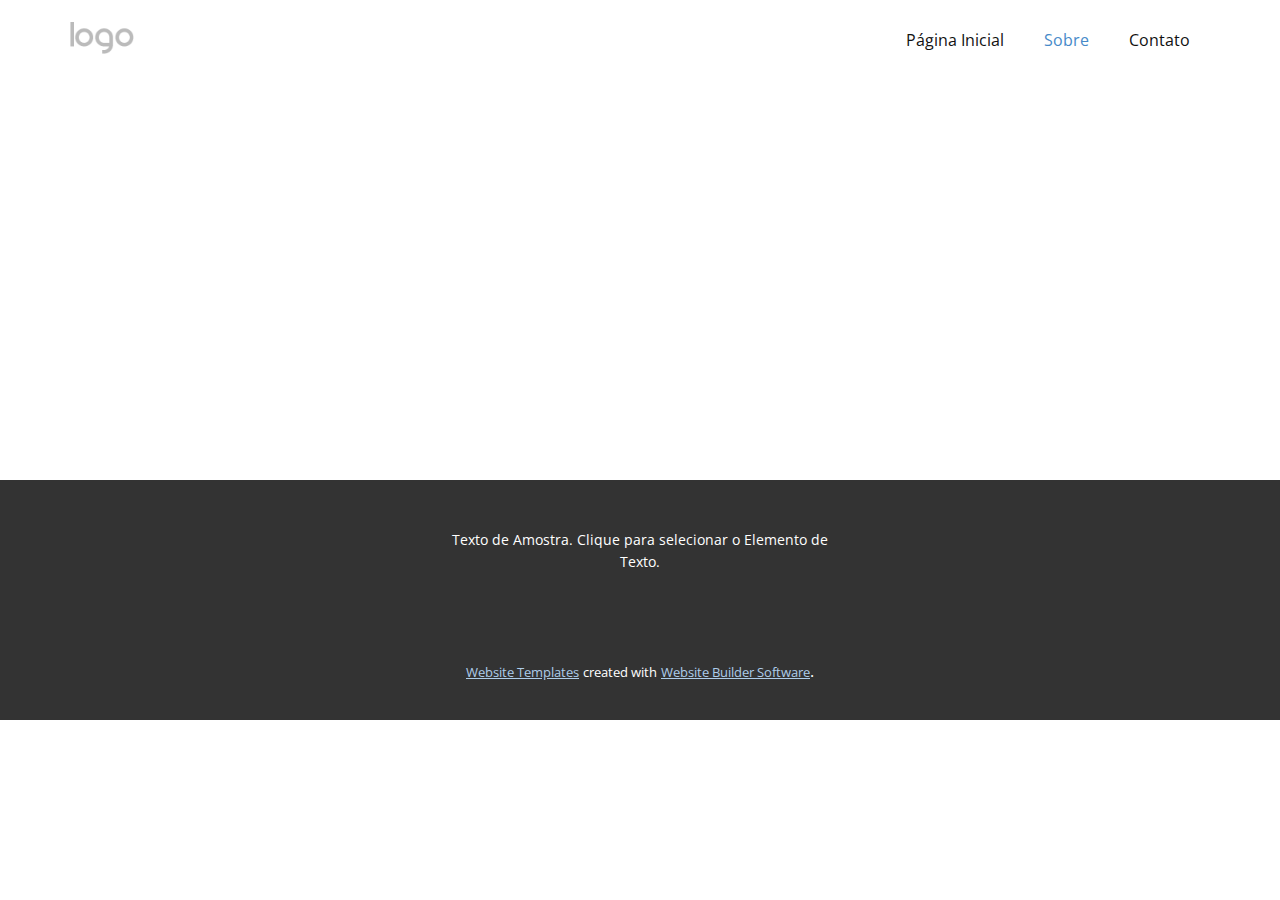
<file: Sobre.html>
<!DOCTYPE html>
<html style="font-size: 16px;" lang="pt"><head>
    <meta name="viewport" content="width=device-width, initial-scale=1.0">
    <meta charset="utf-8">
    <meta name="keywords" content="">
    <meta name="description" content="">
    <title>Sobre</title>
    <link rel="stylesheet" href="nicepage.css" media="screen">
<link rel="stylesheet" href="Sobre.css" media="screen">
    <script class="u-script" type="text/javascript" src="jquery.js" defer=""></script>
    <script class="u-script" type="text/javascript" src="nicepage.js" defer=""></script>
    <meta name="generator" content="Nicepage 4.21.12, nicepage.com">
    <link id="u-theme-google-font" rel="stylesheet" href="https://fonts.googleapis.com/css?family=Roboto:100,100i,300,300i,400,400i,500,500i,700,700i,900,900i|Open+Sans:300,300i,400,400i,500,500i,600,600i,700,700i,800,800i">
    
    
    <script type="application/ld+json">{
		"@context": "http://schema.org",
		"@type": "Organization",
		"name": "",
		"logo": "images/default-logo.png"
}</script>
    <meta name="theme-color" content="#478ac9">
    <meta property="og:title" content="Sobre">
    <meta property="og:type" content="website">
  </head>
  <body class="u-body u-xl-mode" data-lang="pt"><header class="u-clearfix u-header u-header" id="sec-f325"><div class="u-clearfix u-sheet u-valign-middle u-sheet-1">
        <a href="https://nicepage.com" class="u-image u-logo u-image-1">
          <img src="images/default-logo.png" class="u-logo-image u-logo-image-1">
        </a>
        <nav class="u-menu u-menu-dropdown u-offcanvas u-menu-1">
          <div class="menu-collapse" style="font-size: 1rem; letter-spacing: 0px;">
            <a class="u-button-style u-custom-left-right-menu-spacing u-custom-padding-bottom u-custom-top-bottom-menu-spacing u-nav-link u-text-active-palette-1-base u-text-hover-palette-2-base" href="#">
              <svg class="u-svg-link" viewBox="0 0 24 24"><use xmlns:xlink="http://www.w3.org/1999/xlink" xlink:href="#menu-hamburger"></use></svg>
              <svg class="u-svg-content" version="1.1" id="menu-hamburger" viewBox="0 0 16 16" x="0px" y="0px" xmlns:xlink="http://www.w3.org/1999/xlink" xmlns="http://www.w3.org/2000/svg"><g><rect y="1" width="16" height="2"></rect><rect y="7" width="16" height="2"></rect><rect y="13" width="16" height="2"></rect>
</g></svg>
            </a>
          </div>
          <div class="u-nav-container">
            <ul class="u-nav u-unstyled u-nav-1"><li class="u-nav-item"><a class="u-button-style u-nav-link u-text-active-palette-1-base u-text-hover-palette-2-base" href="Página-Inicial.html" style="padding: 10px 20px;">Página Inicial</a>
</li><li class="u-nav-item"><a class="u-button-style u-nav-link u-text-active-palette-1-base u-text-hover-palette-2-base" href="Sobre.html" style="padding: 10px 20px;">Sobre</a>
</li><li class="u-nav-item"><a class="u-button-style u-nav-link u-text-active-palette-1-base u-text-hover-palette-2-base" href="Contato.html" style="padding: 10px 20px;">Contato</a>
</li></ul>
          </div>
          <div class="u-nav-container-collapse">
            <div class="u-black u-container-style u-inner-container-layout u-opacity u-opacity-95 u-sidenav">
              <div class="u-inner-container-layout u-sidenav-overflow">
                <div class="u-menu-close"></div>
                <ul class="u-align-center u-nav u-popupmenu-items u-unstyled u-nav-2"><li class="u-nav-item"><a class="u-button-style u-nav-link" href="Página-Inicial.html">Página Inicial</a>
</li><li class="u-nav-item"><a class="u-button-style u-nav-link" href="Sobre.html">Sobre</a>
</li><li class="u-nav-item"><a class="u-button-style u-nav-link" href="Contato.html">Contato</a>
</li></ul>
              </div>
            </div>
            <div class="u-black u-menu-overlay u-opacity u-opacity-70"></div>
          </div>
        </nav>
      </div></header>
    <section class="u-clearfix u-section-1" id="sec-781b">
      <div class="u-clearfix u-sheet u-sheet-1"></div>
    </section>
    
    
    <footer class="u-align-center u-clearfix u-footer u-grey-80 u-footer" id="sec-4719"><div class="u-clearfix u-sheet u-sheet-1">
        <p class="u-small-text u-text u-text-variant u-text-1">Texto de Amostra. Clique para selecionar o Elemento de Texto.</p>
      </div></footer>
    <section class="u-backlink u-clearfix u-grey-80">
      <a class="u-link" href="https://nicepage.com/website-templates" target="_blank">
        <span>Website Templates</span>
      </a>
      <p class="u-text">
        <span>created with</span>
      </p>
      <a class="u-link" href="" target="_blank">
        <span>Website Builder Software</span>
      </a>. 
    </section>
  
</body></html>
</file>
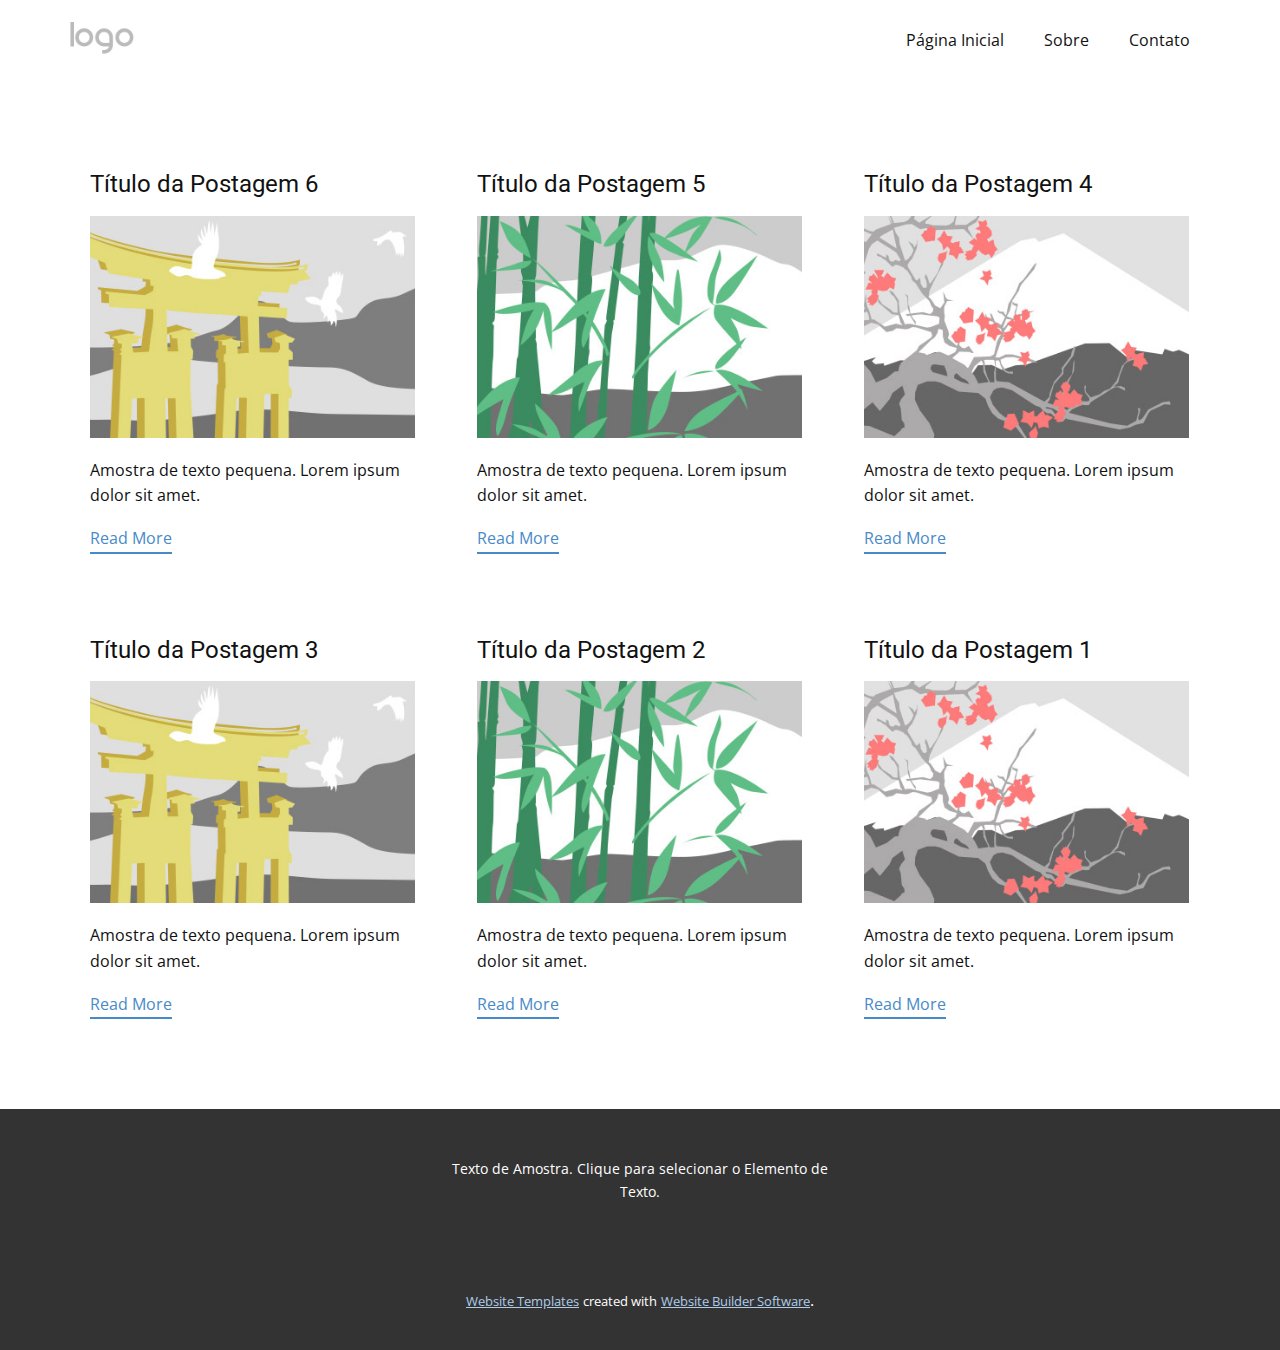
<file: blog/blog.html>
<!DOCTYPE html>
<html style="font-size: 16px;" lang="pt"><head>
    <meta name="viewport" content="width=device-width, initial-scale=1.0">
    <meta charset="utf-8">
    <meta name="keywords" content="">
    <meta name="description" content="">
    <title>Blog Template</title>
    <link rel="stylesheet" href="../nicepage.css" media="screen">
<link rel="stylesheet" href="../Blog-Template.css" media="screen">
    <script class="u-script" type="text/javascript" src="../jquery.js" defer=""></script>
    <script class="u-script" type="text/javascript" src="../nicepage.js" defer=""></script>
    <meta name="generator" content="Nicepage 4.21.12, nicepage.com">
    <link id="u-theme-google-font" rel="stylesheet" href="https://fonts.googleapis.com/css?family=Roboto:100,100i,300,300i,400,400i,500,500i,700,700i,900,900i|Open+Sans:300,300i,400,400i,500,500i,600,600i,700,700i,800,800i">
    
    
    <script type="application/ld+json">{
		"@context": "http://schema.org",
		"@type": "Organization",
		"name": "",
		"logo": "images/default-logo.png"
}</script>
    <meta name="theme-color" content="#478ac9">
  </head>
  <body class="u-body u-xl-mode" data-lang="pt"><header class="u-clearfix u-header u-header" id="sec-f325"><div class="u-clearfix u-sheet u-valign-middle u-sheet-1">
        <a href="https://nicepage.com" class="u-image u-logo u-image-1">
          <img src="../images/default-logo.png" class="u-logo-image u-logo-image-1">
        </a>
        <nav class="u-menu u-menu-dropdown u-offcanvas u-menu-1">
          <div class="menu-collapse" style="font-size: 1rem; letter-spacing: 0px;">
            <a class="u-button-style u-custom-left-right-menu-spacing u-custom-padding-bottom u-custom-top-bottom-menu-spacing u-nav-link u-text-active-palette-1-base u-text-hover-palette-2-base" href="#">
              <svg class="u-svg-link" viewBox="0 0 24 24"><use xmlns:xlink="http://www.w3.org/1999/xlink" xlink:href="#menu-hamburger"></use></svg>
              <svg class="u-svg-content" version="1.1" id="menu-hamburger" viewBox="0 0 16 16" x="0px" y="0px" xmlns:xlink="http://www.w3.org/1999/xlink" xmlns="http://www.w3.org/2000/svg"><g><rect y="1" width="16" height="2"></rect><rect y="7" width="16" height="2"></rect><rect y="13" width="16" height="2"></rect>
</g></svg>
            </a>
          </div>
          <div class="u-nav-container">
            <ul class="u-nav u-unstyled u-nav-1"><li class="u-nav-item"><a class="u-button-style u-nav-link u-text-active-palette-1-base u-text-hover-palette-2-base" href="../Página-Inicial.html" style="padding: 10px 20px;">Página Inicial</a>
</li><li class="u-nav-item"><a class="u-button-style u-nav-link u-text-active-palette-1-base u-text-hover-palette-2-base" href="../Sobre.html" style="padding: 10px 20px;">Sobre</a>
</li><li class="u-nav-item"><a class="u-button-style u-nav-link u-text-active-palette-1-base u-text-hover-palette-2-base" href="../Contato.html" style="padding: 10px 20px;">Contato</a>
</li></ul>
          </div>
          <div class="u-nav-container-collapse">
            <div class="u-black u-container-style u-inner-container-layout u-opacity u-opacity-95 u-sidenav">
              <div class="u-inner-container-layout u-sidenav-overflow">
                <div class="u-menu-close"></div>
                <ul class="u-align-center u-nav u-popupmenu-items u-unstyled u-nav-2"><li class="u-nav-item"><a class="u-button-style u-nav-link" href="../Página-Inicial.html">Página Inicial</a>
</li><li class="u-nav-item"><a class="u-button-style u-nav-link" href="../Sobre.html">Sobre</a>
</li><li class="u-nav-item"><a class="u-button-style u-nav-link" href="../Contato.html">Contato</a>
</li></ul>
              </div>
            </div>
            <div class="u-black u-menu-overlay u-opacity u-opacity-70"></div>
          </div>
        </nav>
      </div></header>
    <section class="u-clearfix u-section-1" id="sec-4e36">
      <div class="u-clearfix u-sheet u-valign-middle u-sheet-1"><!--blog--><!--blog_options_json--><!--{"type":"Recent","source":"","tags":"","count":""}--><!--/blog_options_json-->
        <div class="u-blog u-expanded-width u-repeater u-repeater-1"><!--blog_post-->
          <div class="u-blog-post u-container-style u-repeater-item u-white u-repeater-item-1">
            <div class="u-container-layout u-similar-container u-valign-top u-container-layout-1"><!--blog_post_header-->
              <h4 class="u-blog-control u-text u-text-1">
                <a class="u-post-header-link" href="../blog/post-5.html">Título da Postagem 6</a>
              </h4><!--/blog_post_header--><!--blog_post_image-->
              <a class="u-post-header-link" href="../blog/post-5.html"><img alt="" class="u-blog-control u-expanded-width u-image u-image-default u-image-1" src="../images/8ad73f3c.jpeg"></a><!--/blog_post_image--><!--blog_post_content-->
              <div class="u-blog-control u-post-content u-text u-text-2 fr-view">Amostra de texto pequena. Lorem ipsum dolor sit amet.</div><!--/blog_post_content--><!--blog_post_readmore-->
              <a href="../blog/post-5.html" class="u-blog-control u-border-2 u-border-palette-1-base u-btn u-btn-rectangle u-button-style u-none u-btn-1"><!--blog_post_readmore_content--><!--options_json--><!--{"content":"Read More","defaultValue":"Ler Mais"}--><!--/options_json-->Read More<!--/blog_post_readmore_content--></a><!--/blog_post_readmore-->
            </div>
          </div><div class="u-blog-post u-container-style u-repeater-item u-video-cover u-white">
            <div class="u-container-layout u-similar-container u-valign-top u-container-layout-2"><!--blog_post_header-->
              <h4 class="u-blog-control u-text u-text-3">
                <a class="u-post-header-link" href="../blog/post-4.html">Título da Postagem 5</a>
              </h4><!--/blog_post_header--><!--blog_post_image-->
              <a class="u-post-header-link" href="../blog/post-4.html"><img alt="" class="u-blog-control u-expanded-width u-image u-image-default u-image-2" src="../images/68f64b9d.jpeg"></a><!--/blog_post_image--><!--blog_post_content-->
              <div class="u-blog-control u-post-content u-text u-text-4 fr-view">Amostra de texto pequena. Lorem ipsum dolor sit amet.</div><!--/blog_post_content--><!--blog_post_readmore-->
              <a href="../blog/post-4.html" class="u-blog-control u-border-2 u-border-palette-1-base u-btn u-btn-rectangle u-button-style u-none u-btn-2"><!--blog_post_readmore_content--><!--options_json--><!--{"content":"Read More","defaultValue":"Ler Mais"}--><!--/options_json-->Read More<!--/blog_post_readmore_content--></a><!--/blog_post_readmore-->
            </div>
          </div><div class="u-blog-post u-container-style u-repeater-item u-video-cover u-white">
            <div class="u-container-layout u-similar-container u-valign-top u-container-layout-3"><!--blog_post_header-->
              <h4 class="u-blog-control u-text u-text-5">
                <a class="u-post-header-link" href="../blog/post-3.html">Título da Postagem 4</a>
              </h4><!--/blog_post_header--><!--blog_post_image-->
              <a class="u-post-header-link" href="../blog/post-3.html"><img alt="" class="u-blog-control u-expanded-width u-image u-image-default u-image-3" src="../images/0fd3416c.jpeg"></a><!--/blog_post_image--><!--blog_post_content-->
              <div class="u-blog-control u-post-content u-text u-text-6 fr-view">Amostra de texto pequena. Lorem ipsum dolor sit amet.</div><!--/blog_post_content--><!--blog_post_readmore-->
              <a href="../blog/post-3.html" class="u-blog-control u-border-2 u-border-palette-1-base u-btn u-btn-rectangle u-button-style u-none u-btn-3"><!--blog_post_readmore_content--><!--options_json--><!--{"content":"Read More","defaultValue":"Ler Mais"}--><!--/options_json-->Read More<!--/blog_post_readmore_content--></a><!--/blog_post_readmore-->
            </div>
          </div><div class="u-blog-post u-container-style u-repeater-item u-white u-repeater-item-1">
            <div class="u-container-layout u-similar-container u-valign-top u-container-layout-1"><!--blog_post_header-->
              <h4 class="u-blog-control u-text u-text-1">
                <a class="u-post-header-link" href="../blog/post-2.html">Título da Postagem 3</a>
              </h4><!--/blog_post_header--><!--blog_post_image-->
              <a class="u-post-header-link" href="../blog/post-2.html"><img alt="" class="u-blog-control u-expanded-width u-image u-image-default u-image-1" src="../images/8ad73f3c.jpeg"></a><!--/blog_post_image--><!--blog_post_content-->
              <div class="u-blog-control u-post-content u-text u-text-2 fr-view">Amostra de texto pequena. Lorem ipsum dolor sit amet.</div><!--/blog_post_content--><!--blog_post_readmore-->
              <a href="../blog/post-2.html" class="u-blog-control u-border-2 u-border-palette-1-base u-btn u-btn-rectangle u-button-style u-none u-btn-1"><!--blog_post_readmore_content--><!--options_json--><!--{"content":"Read More","defaultValue":"Ler Mais"}--><!--/options_json-->Read More<!--/blog_post_readmore_content--></a><!--/blog_post_readmore-->
            </div>
          </div><div class="u-blog-post u-container-style u-repeater-item u-video-cover u-white">
            <div class="u-container-layout u-similar-container u-valign-top u-container-layout-2"><!--blog_post_header-->
              <h4 class="u-blog-control u-text u-text-3">
                <a class="u-post-header-link" href="../blog/post-1.html">Título da Postagem 2</a>
              </h4><!--/blog_post_header--><!--blog_post_image-->
              <a class="u-post-header-link" href="../blog/post-1.html"><img alt="" class="u-blog-control u-expanded-width u-image u-image-default u-image-2" src="../images/68f64b9d.jpeg"></a><!--/blog_post_image--><!--blog_post_content-->
              <div class="u-blog-control u-post-content u-text u-text-4 fr-view">Amostra de texto pequena. Lorem ipsum dolor sit amet.</div><!--/blog_post_content--><!--blog_post_readmore-->
              <a href="../blog/post-1.html" class="u-blog-control u-border-2 u-border-palette-1-base u-btn u-btn-rectangle u-button-style u-none u-btn-2"><!--blog_post_readmore_content--><!--options_json--><!--{"content":"Read More","defaultValue":"Ler Mais"}--><!--/options_json-->Read More<!--/blog_post_readmore_content--></a><!--/blog_post_readmore-->
            </div>
          </div><div class="u-blog-post u-container-style u-repeater-item u-video-cover u-white">
            <div class="u-container-layout u-similar-container u-valign-top u-container-layout-3"><!--blog_post_header-->
              <h4 class="u-blog-control u-text u-text-5">
                <a class="u-post-header-link" href="../blog/post.html">Título da Postagem 1</a>
              </h4><!--/blog_post_header--><!--blog_post_image-->
              <a class="u-post-header-link" href="../blog/post.html"><img alt="" class="u-blog-control u-expanded-width u-image u-image-default u-image-3" src="../images/0fd3416c.jpeg"></a><!--/blog_post_image--><!--blog_post_content-->
              <div class="u-blog-control u-post-content u-text u-text-6 fr-view">Amostra de texto pequena. Lorem ipsum dolor sit amet.</div><!--/blog_post_content--><!--blog_post_readmore-->
              <a href="../blog/post.html" class="u-blog-control u-border-2 u-border-palette-1-base u-btn u-btn-rectangle u-button-style u-none u-btn-3"><!--blog_post_readmore_content--><!--options_json--><!--{"content":"Read More","defaultValue":"Ler Mais"}--><!--/options_json-->Read More<!--/blog_post_readmore_content--></a><!--/blog_post_readmore-->
            </div>
          </div><!--/blog_post--><!--blog_post-->
          <!--/blog_post--><!--blog_post-->
          <!--/blog_post-->
        </div><!--/blog-->
      </div>
    </section>
    
    
    <footer class="u-align-center u-clearfix u-footer u-grey-80 u-footer" id="sec-4719"><div class="u-clearfix u-sheet u-sheet-1">
        <p class="u-small-text u-text u-text-variant u-text-1">Texto de Amostra. Clique para selecionar o Elemento de Texto.</p>
      </div></footer>
    <section class="u-backlink u-clearfix u-grey-80">
      <a class="u-link" href="https://nicepage.com/website-templates" target="_blank">
        <span>Website Templates</span>
      </a>
      <p class="u-text">
        <span>created with</span>
      </p>
      <a class="u-link" href="" target="_blank">
        <span>Website Builder Software</span>
      </a>. 
    </section>
  
</body></html>
</file>
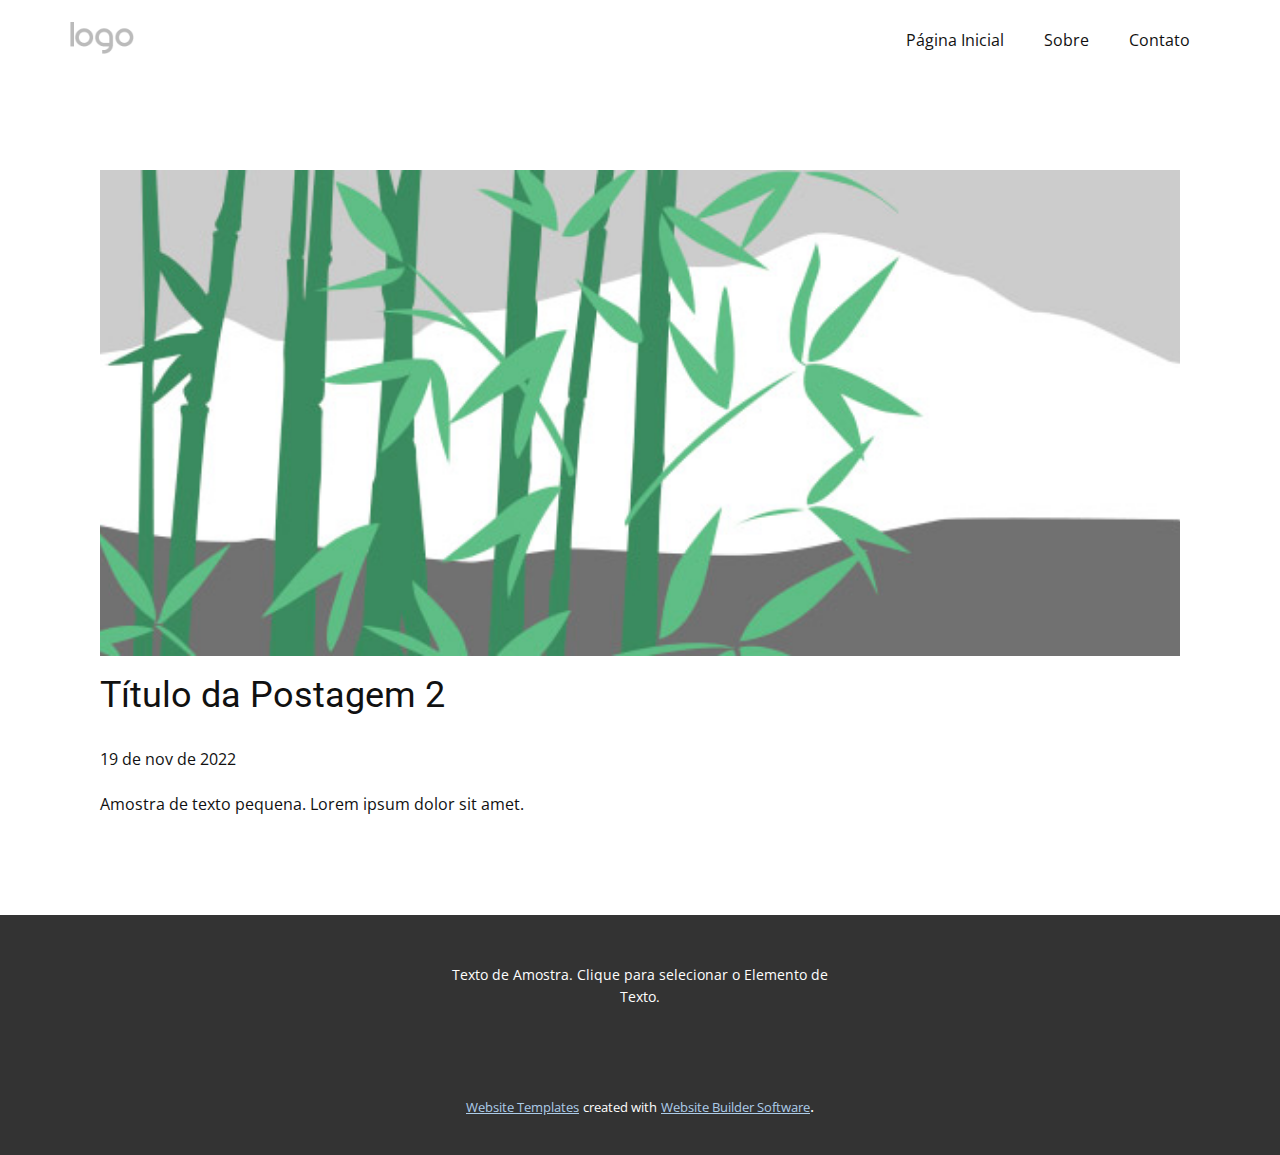
<file: blog/post-1.html>
<!DOCTYPE html>
<html style="font-size: 16px;" lang="pt"><head>
    <meta name="viewport" content="width=device-width, initial-scale=1.0">
    <meta charset="utf-8">
    <meta name="keywords" content="Título da Postagem 1">
    <meta name="description" content="">
    <title>Título da Postagem 2</title>
    <link rel="stylesheet" href="../nicepage.css" media="screen">
<link rel="stylesheet" href="../Post-Template.css" media="screen">
    <script class="u-script" type="text/javascript" src="../jquery.js" defer=""></script>
    <script class="u-script" type="text/javascript" src="../nicepage.js" defer=""></script>
    <meta name="generator" content="Nicepage 4.21.12, nicepage.com">
    <link id="u-theme-google-font" rel="stylesheet" href="https://fonts.googleapis.com/css?family=Roboto:100,100i,300,300i,400,400i,500,500i,700,700i,900,900i|Open+Sans:300,300i,400,400i,500,500i,600,600i,700,700i,800,800i">
    
    
    <script type="application/ld+json">{
		"@context": "http://schema.org",
		"@type": "Organization",
		"name": "",
		"logo": "images/default-logo.png"
}</script>
    <meta name="theme-color" content="#478ac9">
  </head>
  <body class="u-body u-xl-mode" data-lang="pt"><header class="u-clearfix u-header u-header" id="sec-f325"><div class="u-clearfix u-sheet u-valign-middle u-sheet-1">
        <a href="https://nicepage.com" class="u-image u-logo u-image-1">
          <img src="../images/default-logo.png" class="u-logo-image u-logo-image-1">
        </a>
        <nav class="u-menu u-menu-dropdown u-offcanvas u-menu-1">
          <div class="menu-collapse" style="font-size: 1rem; letter-spacing: 0px;">
            <a class="u-button-style u-custom-left-right-menu-spacing u-custom-padding-bottom u-custom-top-bottom-menu-spacing u-nav-link u-text-active-palette-1-base u-text-hover-palette-2-base" href="#">
              <svg class="u-svg-link" viewBox="0 0 24 24"><use xmlns:xlink="http://www.w3.org/1999/xlink" xlink:href="#menu-hamburger"></use></svg>
              <svg class="u-svg-content" version="1.1" id="menu-hamburger" viewBox="0 0 16 16" x="0px" y="0px" xmlns:xlink="http://www.w3.org/1999/xlink" xmlns="http://www.w3.org/2000/svg"><g><rect y="1" width="16" height="2"></rect><rect y="7" width="16" height="2"></rect><rect y="13" width="16" height="2"></rect>
</g></svg>
            </a>
          </div>
          <div class="u-nav-container">
            <ul class="u-nav u-unstyled u-nav-1"><li class="u-nav-item"><a class="u-button-style u-nav-link u-text-active-palette-1-base u-text-hover-palette-2-base" href="../Página-Inicial.html" style="padding: 10px 20px;">Página Inicial</a>
</li><li class="u-nav-item"><a class="u-button-style u-nav-link u-text-active-palette-1-base u-text-hover-palette-2-base" href="../Sobre.html" style="padding: 10px 20px;">Sobre</a>
</li><li class="u-nav-item"><a class="u-button-style u-nav-link u-text-active-palette-1-base u-text-hover-palette-2-base" href="../Contato.html" style="padding: 10px 20px;">Contato</a>
</li></ul>
          </div>
          <div class="u-nav-container-collapse">
            <div class="u-black u-container-style u-inner-container-layout u-opacity u-opacity-95 u-sidenav">
              <div class="u-inner-container-layout u-sidenav-overflow">
                <div class="u-menu-close"></div>
                <ul class="u-align-center u-nav u-popupmenu-items u-unstyled u-nav-2"><li class="u-nav-item"><a class="u-button-style u-nav-link" href="../Página-Inicial.html">Página Inicial</a>
</li><li class="u-nav-item"><a class="u-button-style u-nav-link" href="../Sobre.html">Sobre</a>
</li><li class="u-nav-item"><a class="u-button-style u-nav-link" href="../Contato.html">Contato</a>
</li></ul>
              </div>
            </div>
            <div class="u-black u-menu-overlay u-opacity u-opacity-70"></div>
          </div>
        </nav>
      </div></header>
    <section class="u-align-center u-clearfix u-section-1" id="sec-80c3">
      <div class="u-clearfix u-sheet u-valign-middle-md u-valign-middle-sm u-valign-middle-xs u-sheet-1"><!--post_details--><!--post_details_options_json--><!--{"source":""}--><!--/post_details_options_json--><!--blog_post-->
        <div class="u-container-style u-expanded-width u-post-details u-post-details-1">
          <div class="u-container-layout u-valign-middle u-container-layout-1"><!--blog_post_image-->
            <img alt="" class="u-blog-control u-expanded-width u-image u-image-default u-image-1" src="../images/68f64b9d.jpeg"><!--/blog_post_image--><!--blog_post_header-->
            <h2 class="u-blog-control u-text u-text-1">Título da Postagem 2</h2><!--/blog_post_header--><!--blog_post_metadata-->
            <div class="u-blog-control u-metadata u-metadata-1"><!--blog_post_metadata_date-->
              <span class="u-meta-date u-meta-icon">19 de nov de 2022</span><!--/blog_post_metadata_date--><!--blog_post_metadata_category-->
              <!--/blog_post_metadata_category--><!--blog_post_metadata_comments-->
              <!--/blog_post_metadata_comments-->
            </div><!--/blog_post_metadata--><!--blog_post_content-->
            <div class="u-align-justify u-blog-control u-post-content u-text u-text-2 fr-view">
  Amostra de texto pequena. Lorem ipsum dolor sit amet.
  </div><!--/blog_post_content-->
          </div>
        </div><!--/blog_post--><!--/post_details-->
      </div>
    </section>
    
    
    <footer class="u-align-center u-clearfix u-footer u-grey-80 u-footer" id="sec-4719"><div class="u-clearfix u-sheet u-sheet-1">
        <p class="u-small-text u-text u-text-variant u-text-1">Texto de Amostra. Clique para selecionar o Elemento de Texto.</p>
      </div></footer>
    <section class="u-backlink u-clearfix u-grey-80">
      <a class="u-link" href="https://nicepage.com/website-templates" target="_blank">
        <span>Website Templates</span>
      </a>
      <p class="u-text">
        <span>created with</span>
      </p>
      <a class="u-link" href="" target="_blank">
        <span>Website Builder Software</span>
      </a>. 
    </section>
  
</body></html>
</file>
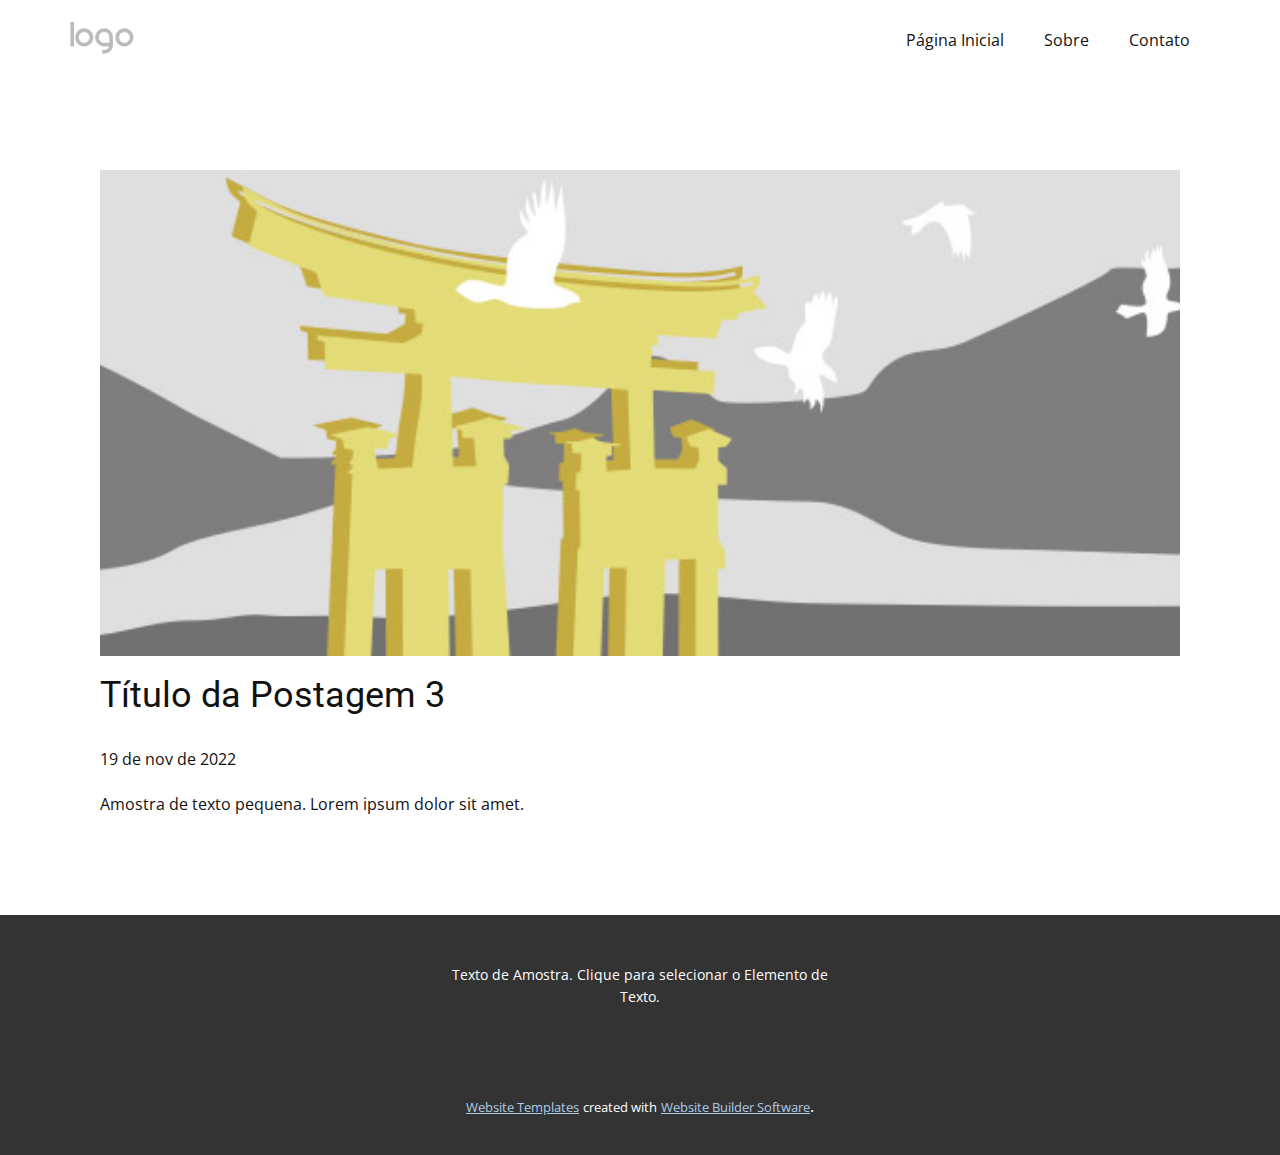
<file: blog/post-2.html>
<!DOCTYPE html>
<html style="font-size: 16px;" lang="pt"><head>
    <meta name="viewport" content="width=device-width, initial-scale=1.0">
    <meta charset="utf-8">
    <meta name="keywords" content="Título da Postagem 1">
    <meta name="description" content="">
    <title>Título da Postagem 3</title>
    <link rel="stylesheet" href="../nicepage.css" media="screen">
<link rel="stylesheet" href="../Post-Template.css" media="screen">
    <script class="u-script" type="text/javascript" src="../jquery.js" defer=""></script>
    <script class="u-script" type="text/javascript" src="../nicepage.js" defer=""></script>
    <meta name="generator" content="Nicepage 4.21.12, nicepage.com">
    <link id="u-theme-google-font" rel="stylesheet" href="https://fonts.googleapis.com/css?family=Roboto:100,100i,300,300i,400,400i,500,500i,700,700i,900,900i|Open+Sans:300,300i,400,400i,500,500i,600,600i,700,700i,800,800i">
    
    
    <script type="application/ld+json">{
		"@context": "http://schema.org",
		"@type": "Organization",
		"name": "",
		"logo": "images/default-logo.png"
}</script>
    <meta name="theme-color" content="#478ac9">
  </head>
  <body class="u-body u-xl-mode" data-lang="pt"><header class="u-clearfix u-header u-header" id="sec-f325"><div class="u-clearfix u-sheet u-valign-middle u-sheet-1">
        <a href="https://nicepage.com" class="u-image u-logo u-image-1">
          <img src="../images/default-logo.png" class="u-logo-image u-logo-image-1">
        </a>
        <nav class="u-menu u-menu-dropdown u-offcanvas u-menu-1">
          <div class="menu-collapse" style="font-size: 1rem; letter-spacing: 0px;">
            <a class="u-button-style u-custom-left-right-menu-spacing u-custom-padding-bottom u-custom-top-bottom-menu-spacing u-nav-link u-text-active-palette-1-base u-text-hover-palette-2-base" href="#">
              <svg class="u-svg-link" viewBox="0 0 24 24"><use xmlns:xlink="http://www.w3.org/1999/xlink" xlink:href="#menu-hamburger"></use></svg>
              <svg class="u-svg-content" version="1.1" id="menu-hamburger" viewBox="0 0 16 16" x="0px" y="0px" xmlns:xlink="http://www.w3.org/1999/xlink" xmlns="http://www.w3.org/2000/svg"><g><rect y="1" width="16" height="2"></rect><rect y="7" width="16" height="2"></rect><rect y="13" width="16" height="2"></rect>
</g></svg>
            </a>
          </div>
          <div class="u-nav-container">
            <ul class="u-nav u-unstyled u-nav-1"><li class="u-nav-item"><a class="u-button-style u-nav-link u-text-active-palette-1-base u-text-hover-palette-2-base" href="../Página-Inicial.html" style="padding: 10px 20px;">Página Inicial</a>
</li><li class="u-nav-item"><a class="u-button-style u-nav-link u-text-active-palette-1-base u-text-hover-palette-2-base" href="../Sobre.html" style="padding: 10px 20px;">Sobre</a>
</li><li class="u-nav-item"><a class="u-button-style u-nav-link u-text-active-palette-1-base u-text-hover-palette-2-base" href="../Contato.html" style="padding: 10px 20px;">Contato</a>
</li></ul>
          </div>
          <div class="u-nav-container-collapse">
            <div class="u-black u-container-style u-inner-container-layout u-opacity u-opacity-95 u-sidenav">
              <div class="u-inner-container-layout u-sidenav-overflow">
                <div class="u-menu-close"></div>
                <ul class="u-align-center u-nav u-popupmenu-items u-unstyled u-nav-2"><li class="u-nav-item"><a class="u-button-style u-nav-link" href="../Página-Inicial.html">Página Inicial</a>
</li><li class="u-nav-item"><a class="u-button-style u-nav-link" href="../Sobre.html">Sobre</a>
</li><li class="u-nav-item"><a class="u-button-style u-nav-link" href="../Contato.html">Contato</a>
</li></ul>
              </div>
            </div>
            <div class="u-black u-menu-overlay u-opacity u-opacity-70"></div>
          </div>
        </nav>
      </div></header>
    <section class="u-align-center u-clearfix u-section-1" id="sec-80c3">
      <div class="u-clearfix u-sheet u-valign-middle-md u-valign-middle-sm u-valign-middle-xs u-sheet-1"><!--post_details--><!--post_details_options_json--><!--{"source":""}--><!--/post_details_options_json--><!--blog_post-->
        <div class="u-container-style u-expanded-width u-post-details u-post-details-1">
          <div class="u-container-layout u-valign-middle u-container-layout-1"><!--blog_post_image-->
            <img alt="" class="u-blog-control u-expanded-width u-image u-image-default u-image-1" src="../images/8ad73f3c.jpeg"><!--/blog_post_image--><!--blog_post_header-->
            <h2 class="u-blog-control u-text u-text-1">Título da Postagem 3</h2><!--/blog_post_header--><!--blog_post_metadata-->
            <div class="u-blog-control u-metadata u-metadata-1"><!--blog_post_metadata_date-->
              <span class="u-meta-date u-meta-icon">19 de nov de 2022</span><!--/blog_post_metadata_date--><!--blog_post_metadata_category-->
              <!--/blog_post_metadata_category--><!--blog_post_metadata_comments-->
              <!--/blog_post_metadata_comments-->
            </div><!--/blog_post_metadata--><!--blog_post_content-->
            <div class="u-align-justify u-blog-control u-post-content u-text u-text-2 fr-view">
  Amostra de texto pequena. Lorem ipsum dolor sit amet.
  </div><!--/blog_post_content-->
          </div>
        </div><!--/blog_post--><!--/post_details-->
      </div>
    </section>
    
    
    <footer class="u-align-center u-clearfix u-footer u-grey-80 u-footer" id="sec-4719"><div class="u-clearfix u-sheet u-sheet-1">
        <p class="u-small-text u-text u-text-variant u-text-1">Texto de Amostra. Clique para selecionar o Elemento de Texto.</p>
      </div></footer>
    <section class="u-backlink u-clearfix u-grey-80">
      <a class="u-link" href="https://nicepage.com/website-templates" target="_blank">
        <span>Website Templates</span>
      </a>
      <p class="u-text">
        <span>created with</span>
      </p>
      <a class="u-link" href="" target="_blank">
        <span>Website Builder Software</span>
      </a>. 
    </section>
  
</body></html>
</file>
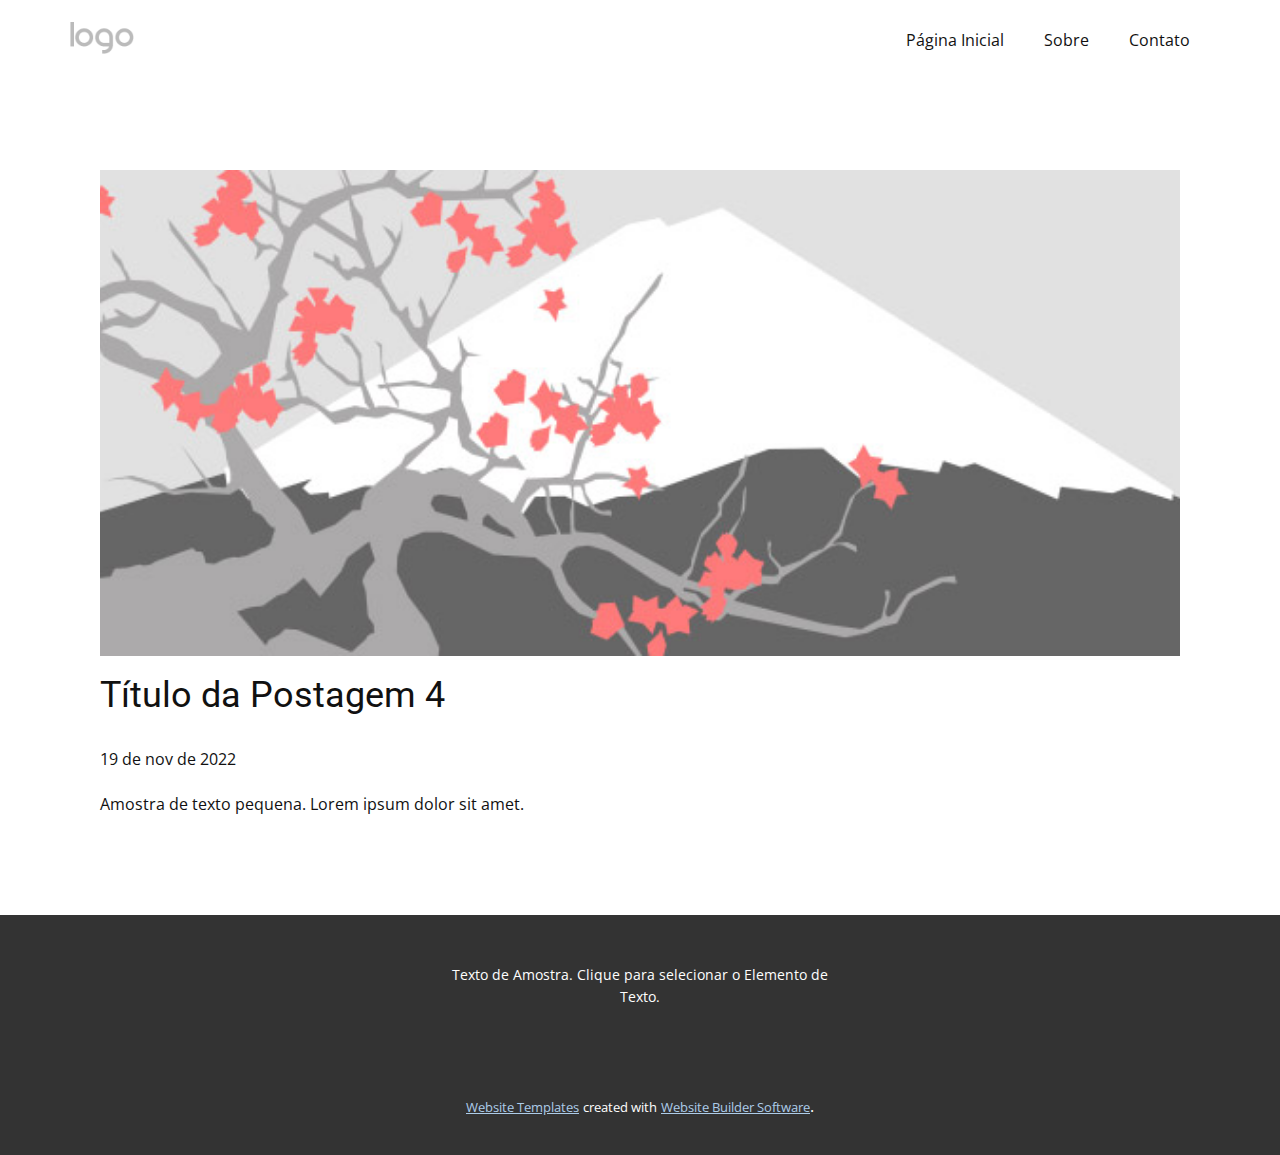
<file: blog/post-3.html>
<!DOCTYPE html>
<html style="font-size: 16px;" lang="pt"><head>
    <meta name="viewport" content="width=device-width, initial-scale=1.0">
    <meta charset="utf-8">
    <meta name="keywords" content="Título da Postagem 1">
    <meta name="description" content="">
    <title>Título da Postagem 4</title>
    <link rel="stylesheet" href="../nicepage.css" media="screen">
<link rel="stylesheet" href="../Post-Template.css" media="screen">
    <script class="u-script" type="text/javascript" src="../jquery.js" defer=""></script>
    <script class="u-script" type="text/javascript" src="../nicepage.js" defer=""></script>
    <meta name="generator" content="Nicepage 4.21.12, nicepage.com">
    <link id="u-theme-google-font" rel="stylesheet" href="https://fonts.googleapis.com/css?family=Roboto:100,100i,300,300i,400,400i,500,500i,700,700i,900,900i|Open+Sans:300,300i,400,400i,500,500i,600,600i,700,700i,800,800i">
    
    
    <script type="application/ld+json">{
		"@context": "http://schema.org",
		"@type": "Organization",
		"name": "",
		"logo": "images/default-logo.png"
}</script>
    <meta name="theme-color" content="#478ac9">
  </head>
  <body class="u-body u-xl-mode" data-lang="pt"><header class="u-clearfix u-header u-header" id="sec-f325"><div class="u-clearfix u-sheet u-valign-middle u-sheet-1">
        <a href="https://nicepage.com" class="u-image u-logo u-image-1">
          <img src="../images/default-logo.png" class="u-logo-image u-logo-image-1">
        </a>
        <nav class="u-menu u-menu-dropdown u-offcanvas u-menu-1">
          <div class="menu-collapse" style="font-size: 1rem; letter-spacing: 0px;">
            <a class="u-button-style u-custom-left-right-menu-spacing u-custom-padding-bottom u-custom-top-bottom-menu-spacing u-nav-link u-text-active-palette-1-base u-text-hover-palette-2-base" href="#">
              <svg class="u-svg-link" viewBox="0 0 24 24"><use xmlns:xlink="http://www.w3.org/1999/xlink" xlink:href="#menu-hamburger"></use></svg>
              <svg class="u-svg-content" version="1.1" id="menu-hamburger" viewBox="0 0 16 16" x="0px" y="0px" xmlns:xlink="http://www.w3.org/1999/xlink" xmlns="http://www.w3.org/2000/svg"><g><rect y="1" width="16" height="2"></rect><rect y="7" width="16" height="2"></rect><rect y="13" width="16" height="2"></rect>
</g></svg>
            </a>
          </div>
          <div class="u-nav-container">
            <ul class="u-nav u-unstyled u-nav-1"><li class="u-nav-item"><a class="u-button-style u-nav-link u-text-active-palette-1-base u-text-hover-palette-2-base" href="../Página-Inicial.html" style="padding: 10px 20px;">Página Inicial</a>
</li><li class="u-nav-item"><a class="u-button-style u-nav-link u-text-active-palette-1-base u-text-hover-palette-2-base" href="../Sobre.html" style="padding: 10px 20px;">Sobre</a>
</li><li class="u-nav-item"><a class="u-button-style u-nav-link u-text-active-palette-1-base u-text-hover-palette-2-base" href="../Contato.html" style="padding: 10px 20px;">Contato</a>
</li></ul>
          </div>
          <div class="u-nav-container-collapse">
            <div class="u-black u-container-style u-inner-container-layout u-opacity u-opacity-95 u-sidenav">
              <div class="u-inner-container-layout u-sidenav-overflow">
                <div class="u-menu-close"></div>
                <ul class="u-align-center u-nav u-popupmenu-items u-unstyled u-nav-2"><li class="u-nav-item"><a class="u-button-style u-nav-link" href="../Página-Inicial.html">Página Inicial</a>
</li><li class="u-nav-item"><a class="u-button-style u-nav-link" href="../Sobre.html">Sobre</a>
</li><li class="u-nav-item"><a class="u-button-style u-nav-link" href="../Contato.html">Contato</a>
</li></ul>
              </div>
            </div>
            <div class="u-black u-menu-overlay u-opacity u-opacity-70"></div>
          </div>
        </nav>
      </div></header>
    <section class="u-align-center u-clearfix u-section-1" id="sec-80c3">
      <div class="u-clearfix u-sheet u-valign-middle-md u-valign-middle-sm u-valign-middle-xs u-sheet-1"><!--post_details--><!--post_details_options_json--><!--{"source":""}--><!--/post_details_options_json--><!--blog_post-->
        <div class="u-container-style u-expanded-width u-post-details u-post-details-1">
          <div class="u-container-layout u-valign-middle u-container-layout-1"><!--blog_post_image-->
            <img alt="" class="u-blog-control u-expanded-width u-image u-image-default u-image-1" src="../images/0fd3416c.jpeg"><!--/blog_post_image--><!--blog_post_header-->
            <h2 class="u-blog-control u-text u-text-1">Título da Postagem 4</h2><!--/blog_post_header--><!--blog_post_metadata-->
            <div class="u-blog-control u-metadata u-metadata-1"><!--blog_post_metadata_date-->
              <span class="u-meta-date u-meta-icon">19 de nov de 2022</span><!--/blog_post_metadata_date--><!--blog_post_metadata_category-->
              <!--/blog_post_metadata_category--><!--blog_post_metadata_comments-->
              <!--/blog_post_metadata_comments-->
            </div><!--/blog_post_metadata--><!--blog_post_content-->
            <div class="u-align-justify u-blog-control u-post-content u-text u-text-2 fr-view">
  Amostra de texto pequena. Lorem ipsum dolor sit amet.
  </div><!--/blog_post_content-->
          </div>
        </div><!--/blog_post--><!--/post_details-->
      </div>
    </section>
    
    
    <footer class="u-align-center u-clearfix u-footer u-grey-80 u-footer" id="sec-4719"><div class="u-clearfix u-sheet u-sheet-1">
        <p class="u-small-text u-text u-text-variant u-text-1">Texto de Amostra. Clique para selecionar o Elemento de Texto.</p>
      </div></footer>
    <section class="u-backlink u-clearfix u-grey-80">
      <a class="u-link" href="https://nicepage.com/website-templates" target="_blank">
        <span>Website Templates</span>
      </a>
      <p class="u-text">
        <span>created with</span>
      </p>
      <a class="u-link" href="" target="_blank">
        <span>Website Builder Software</span>
      </a>. 
    </section>
  
</body></html>
</file>
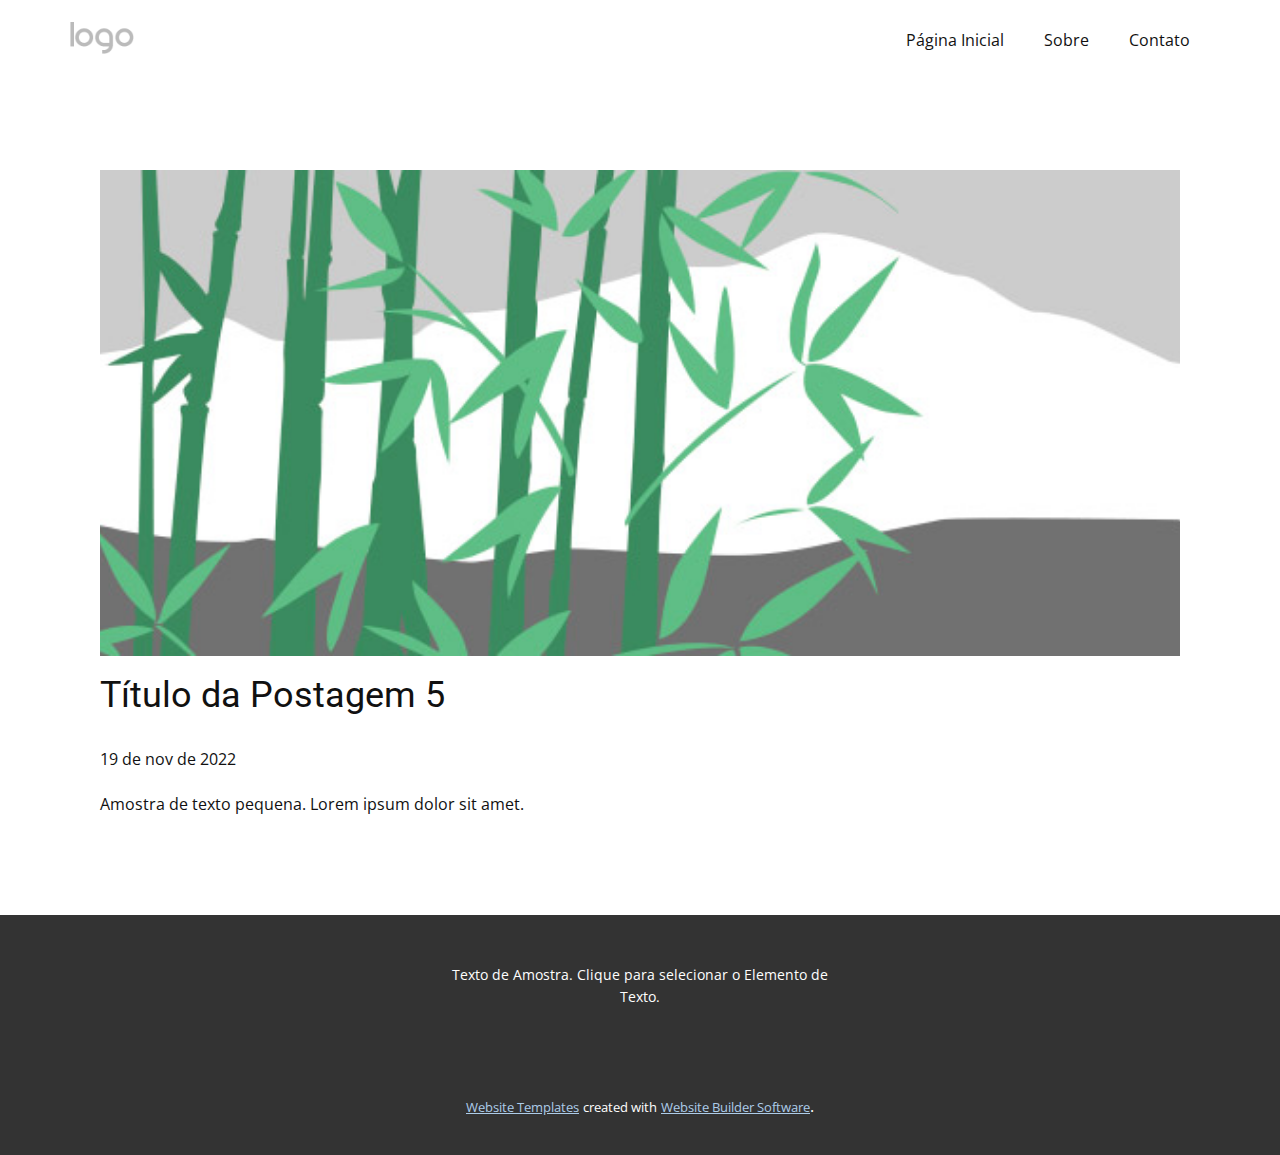
<file: blog/post-4.html>
<!DOCTYPE html>
<html style="font-size: 16px;" lang="pt"><head>
    <meta name="viewport" content="width=device-width, initial-scale=1.0">
    <meta charset="utf-8">
    <meta name="keywords" content="Título da Postagem 1">
    <meta name="description" content="">
    <title>Título da Postagem 5</title>
    <link rel="stylesheet" href="../nicepage.css" media="screen">
<link rel="stylesheet" href="../Post-Template.css" media="screen">
    <script class="u-script" type="text/javascript" src="../jquery.js" defer=""></script>
    <script class="u-script" type="text/javascript" src="../nicepage.js" defer=""></script>
    <meta name="generator" content="Nicepage 4.21.12, nicepage.com">
    <link id="u-theme-google-font" rel="stylesheet" href="https://fonts.googleapis.com/css?family=Roboto:100,100i,300,300i,400,400i,500,500i,700,700i,900,900i|Open+Sans:300,300i,400,400i,500,500i,600,600i,700,700i,800,800i">
    
    
    <script type="application/ld+json">{
		"@context": "http://schema.org",
		"@type": "Organization",
		"name": "",
		"logo": "images/default-logo.png"
}</script>
    <meta name="theme-color" content="#478ac9">
  </head>
  <body class="u-body u-xl-mode" data-lang="pt"><header class="u-clearfix u-header u-header" id="sec-f325"><div class="u-clearfix u-sheet u-valign-middle u-sheet-1">
        <a href="https://nicepage.com" class="u-image u-logo u-image-1">
          <img src="../images/default-logo.png" class="u-logo-image u-logo-image-1">
        </a>
        <nav class="u-menu u-menu-dropdown u-offcanvas u-menu-1">
          <div class="menu-collapse" style="font-size: 1rem; letter-spacing: 0px;">
            <a class="u-button-style u-custom-left-right-menu-spacing u-custom-padding-bottom u-custom-top-bottom-menu-spacing u-nav-link u-text-active-palette-1-base u-text-hover-palette-2-base" href="#">
              <svg class="u-svg-link" viewBox="0 0 24 24"><use xmlns:xlink="http://www.w3.org/1999/xlink" xlink:href="#menu-hamburger"></use></svg>
              <svg class="u-svg-content" version="1.1" id="menu-hamburger" viewBox="0 0 16 16" x="0px" y="0px" xmlns:xlink="http://www.w3.org/1999/xlink" xmlns="http://www.w3.org/2000/svg"><g><rect y="1" width="16" height="2"></rect><rect y="7" width="16" height="2"></rect><rect y="13" width="16" height="2"></rect>
</g></svg>
            </a>
          </div>
          <div class="u-nav-container">
            <ul class="u-nav u-unstyled u-nav-1"><li class="u-nav-item"><a class="u-button-style u-nav-link u-text-active-palette-1-base u-text-hover-palette-2-base" href="../Página-Inicial.html" style="padding: 10px 20px;">Página Inicial</a>
</li><li class="u-nav-item"><a class="u-button-style u-nav-link u-text-active-palette-1-base u-text-hover-palette-2-base" href="../Sobre.html" style="padding: 10px 20px;">Sobre</a>
</li><li class="u-nav-item"><a class="u-button-style u-nav-link u-text-active-palette-1-base u-text-hover-palette-2-base" href="../Contato.html" style="padding: 10px 20px;">Contato</a>
</li></ul>
          </div>
          <div class="u-nav-container-collapse">
            <div class="u-black u-container-style u-inner-container-layout u-opacity u-opacity-95 u-sidenav">
              <div class="u-inner-container-layout u-sidenav-overflow">
                <div class="u-menu-close"></div>
                <ul class="u-align-center u-nav u-popupmenu-items u-unstyled u-nav-2"><li class="u-nav-item"><a class="u-button-style u-nav-link" href="../Página-Inicial.html">Página Inicial</a>
</li><li class="u-nav-item"><a class="u-button-style u-nav-link" href="../Sobre.html">Sobre</a>
</li><li class="u-nav-item"><a class="u-button-style u-nav-link" href="../Contato.html">Contato</a>
</li></ul>
              </div>
            </div>
            <div class="u-black u-menu-overlay u-opacity u-opacity-70"></div>
          </div>
        </nav>
      </div></header>
    <section class="u-align-center u-clearfix u-section-1" id="sec-80c3">
      <div class="u-clearfix u-sheet u-valign-middle-md u-valign-middle-sm u-valign-middle-xs u-sheet-1"><!--post_details--><!--post_details_options_json--><!--{"source":""}--><!--/post_details_options_json--><!--blog_post-->
        <div class="u-container-style u-expanded-width u-post-details u-post-details-1">
          <div class="u-container-layout u-valign-middle u-container-layout-1"><!--blog_post_image-->
            <img alt="" class="u-blog-control u-expanded-width u-image u-image-default u-image-1" src="../images/68f64b9d.jpeg"><!--/blog_post_image--><!--blog_post_header-->
            <h2 class="u-blog-control u-text u-text-1">Título da Postagem 5</h2><!--/blog_post_header--><!--blog_post_metadata-->
            <div class="u-blog-control u-metadata u-metadata-1"><!--blog_post_metadata_date-->
              <span class="u-meta-date u-meta-icon">19 de nov de 2022</span><!--/blog_post_metadata_date--><!--blog_post_metadata_category-->
              <!--/blog_post_metadata_category--><!--blog_post_metadata_comments-->
              <!--/blog_post_metadata_comments-->
            </div><!--/blog_post_metadata--><!--blog_post_content-->
            <div class="u-align-justify u-blog-control u-post-content u-text u-text-2 fr-view">
  Amostra de texto pequena. Lorem ipsum dolor sit amet.
  </div><!--/blog_post_content-->
          </div>
        </div><!--/blog_post--><!--/post_details-->
      </div>
    </section>
    
    
    <footer class="u-align-center u-clearfix u-footer u-grey-80 u-footer" id="sec-4719"><div class="u-clearfix u-sheet u-sheet-1">
        <p class="u-small-text u-text u-text-variant u-text-1">Texto de Amostra. Clique para selecionar o Elemento de Texto.</p>
      </div></footer>
    <section class="u-backlink u-clearfix u-grey-80">
      <a class="u-link" href="https://nicepage.com/website-templates" target="_blank">
        <span>Website Templates</span>
      </a>
      <p class="u-text">
        <span>created with</span>
      </p>
      <a class="u-link" href="" target="_blank">
        <span>Website Builder Software</span>
      </a>. 
    </section>
  
</body></html>
</file>
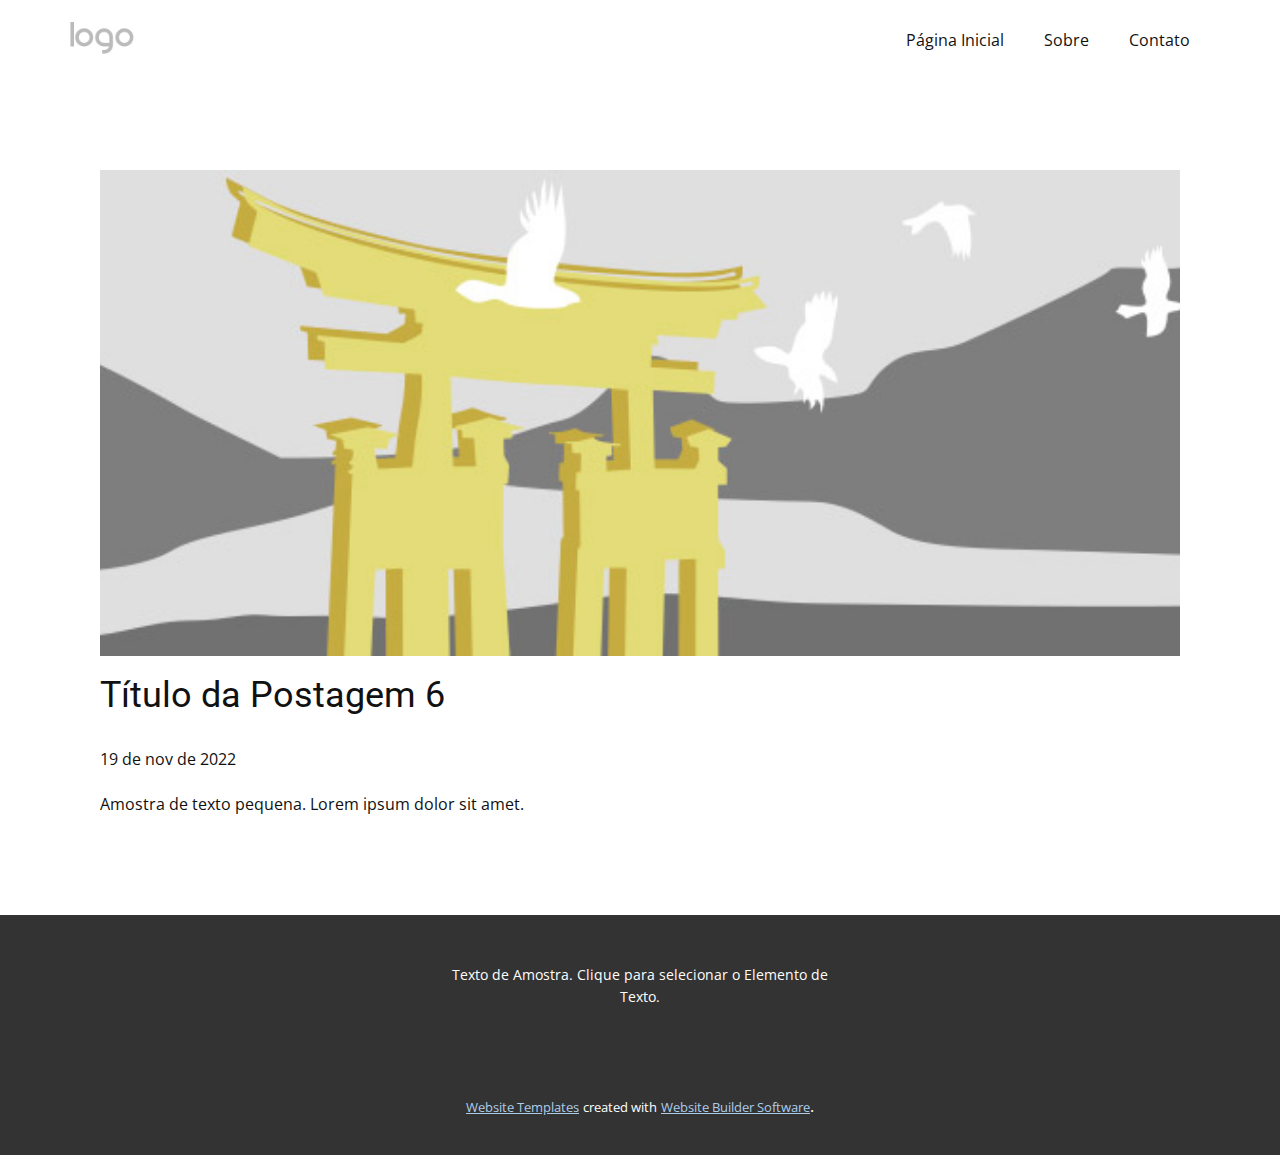
<file: blog/post-5.html>
<!DOCTYPE html>
<html style="font-size: 16px;" lang="pt"><head>
    <meta name="viewport" content="width=device-width, initial-scale=1.0">
    <meta charset="utf-8">
    <meta name="keywords" content="Título da Postagem 1">
    <meta name="description" content="">
    <title>Título da Postagem 6</title>
    <link rel="stylesheet" href="../nicepage.css" media="screen">
<link rel="stylesheet" href="../Post-Template.css" media="screen">
    <script class="u-script" type="text/javascript" src="../jquery.js" defer=""></script>
    <script class="u-script" type="text/javascript" src="../nicepage.js" defer=""></script>
    <meta name="generator" content="Nicepage 4.21.12, nicepage.com">
    <link id="u-theme-google-font" rel="stylesheet" href="https://fonts.googleapis.com/css?family=Roboto:100,100i,300,300i,400,400i,500,500i,700,700i,900,900i|Open+Sans:300,300i,400,400i,500,500i,600,600i,700,700i,800,800i">
    
    
    <script type="application/ld+json">{
		"@context": "http://schema.org",
		"@type": "Organization",
		"name": "",
		"logo": "images/default-logo.png"
}</script>
    <meta name="theme-color" content="#478ac9">
  </head>
  <body class="u-body u-xl-mode" data-lang="pt"><header class="u-clearfix u-header u-header" id="sec-f325"><div class="u-clearfix u-sheet u-valign-middle u-sheet-1">
        <a href="https://nicepage.com" class="u-image u-logo u-image-1">
          <img src="../images/default-logo.png" class="u-logo-image u-logo-image-1">
        </a>
        <nav class="u-menu u-menu-dropdown u-offcanvas u-menu-1">
          <div class="menu-collapse" style="font-size: 1rem; letter-spacing: 0px;">
            <a class="u-button-style u-custom-left-right-menu-spacing u-custom-padding-bottom u-custom-top-bottom-menu-spacing u-nav-link u-text-active-palette-1-base u-text-hover-palette-2-base" href="#">
              <svg class="u-svg-link" viewBox="0 0 24 24"><use xmlns:xlink="http://www.w3.org/1999/xlink" xlink:href="#menu-hamburger"></use></svg>
              <svg class="u-svg-content" version="1.1" id="menu-hamburger" viewBox="0 0 16 16" x="0px" y="0px" xmlns:xlink="http://www.w3.org/1999/xlink" xmlns="http://www.w3.org/2000/svg"><g><rect y="1" width="16" height="2"></rect><rect y="7" width="16" height="2"></rect><rect y="13" width="16" height="2"></rect>
</g></svg>
            </a>
          </div>
          <div class="u-nav-container">
            <ul class="u-nav u-unstyled u-nav-1"><li class="u-nav-item"><a class="u-button-style u-nav-link u-text-active-palette-1-base u-text-hover-palette-2-base" href="../Página-Inicial.html" style="padding: 10px 20px;">Página Inicial</a>
</li><li class="u-nav-item"><a class="u-button-style u-nav-link u-text-active-palette-1-base u-text-hover-palette-2-base" href="../Sobre.html" style="padding: 10px 20px;">Sobre</a>
</li><li class="u-nav-item"><a class="u-button-style u-nav-link u-text-active-palette-1-base u-text-hover-palette-2-base" href="../Contato.html" style="padding: 10px 20px;">Contato</a>
</li></ul>
          </div>
          <div class="u-nav-container-collapse">
            <div class="u-black u-container-style u-inner-container-layout u-opacity u-opacity-95 u-sidenav">
              <div class="u-inner-container-layout u-sidenav-overflow">
                <div class="u-menu-close"></div>
                <ul class="u-align-center u-nav u-popupmenu-items u-unstyled u-nav-2"><li class="u-nav-item"><a class="u-button-style u-nav-link" href="../Página-Inicial.html">Página Inicial</a>
</li><li class="u-nav-item"><a class="u-button-style u-nav-link" href="../Sobre.html">Sobre</a>
</li><li class="u-nav-item"><a class="u-button-style u-nav-link" href="../Contato.html">Contato</a>
</li></ul>
              </div>
            </div>
            <div class="u-black u-menu-overlay u-opacity u-opacity-70"></div>
          </div>
        </nav>
      </div></header>
    <section class="u-align-center u-clearfix u-section-1" id="sec-80c3">
      <div class="u-clearfix u-sheet u-valign-middle-md u-valign-middle-sm u-valign-middle-xs u-sheet-1"><!--post_details--><!--post_details_options_json--><!--{"source":""}--><!--/post_details_options_json--><!--blog_post-->
        <div class="u-container-style u-expanded-width u-post-details u-post-details-1">
          <div class="u-container-layout u-valign-middle u-container-layout-1"><!--blog_post_image-->
            <img alt="" class="u-blog-control u-expanded-width u-image u-image-default u-image-1" src="../images/8ad73f3c.jpeg"><!--/blog_post_image--><!--blog_post_header-->
            <h2 class="u-blog-control u-text u-text-1">Título da Postagem 6</h2><!--/blog_post_header--><!--blog_post_metadata-->
            <div class="u-blog-control u-metadata u-metadata-1"><!--blog_post_metadata_date-->
              <span class="u-meta-date u-meta-icon">19 de nov de 2022</span><!--/blog_post_metadata_date--><!--blog_post_metadata_category-->
              <!--/blog_post_metadata_category--><!--blog_post_metadata_comments-->
              <!--/blog_post_metadata_comments-->
            </div><!--/blog_post_metadata--><!--blog_post_content-->
            <div class="u-align-justify u-blog-control u-post-content u-text u-text-2 fr-view">
  Amostra de texto pequena. Lorem ipsum dolor sit amet.
  </div><!--/blog_post_content-->
          </div>
        </div><!--/blog_post--><!--/post_details-->
      </div>
    </section>
    
    
    <footer class="u-align-center u-clearfix u-footer u-grey-80 u-footer" id="sec-4719"><div class="u-clearfix u-sheet u-sheet-1">
        <p class="u-small-text u-text u-text-variant u-text-1">Texto de Amostra. Clique para selecionar o Elemento de Texto.</p>
      </div></footer>
    <section class="u-backlink u-clearfix u-grey-80">
      <a class="u-link" href="https://nicepage.com/website-templates" target="_blank">
        <span>Website Templates</span>
      </a>
      <p class="u-text">
        <span>created with</span>
      </p>
      <a class="u-link" href="" target="_blank">
        <span>Website Builder Software</span>
      </a>. 
    </section>
  
</body></html>
</file>
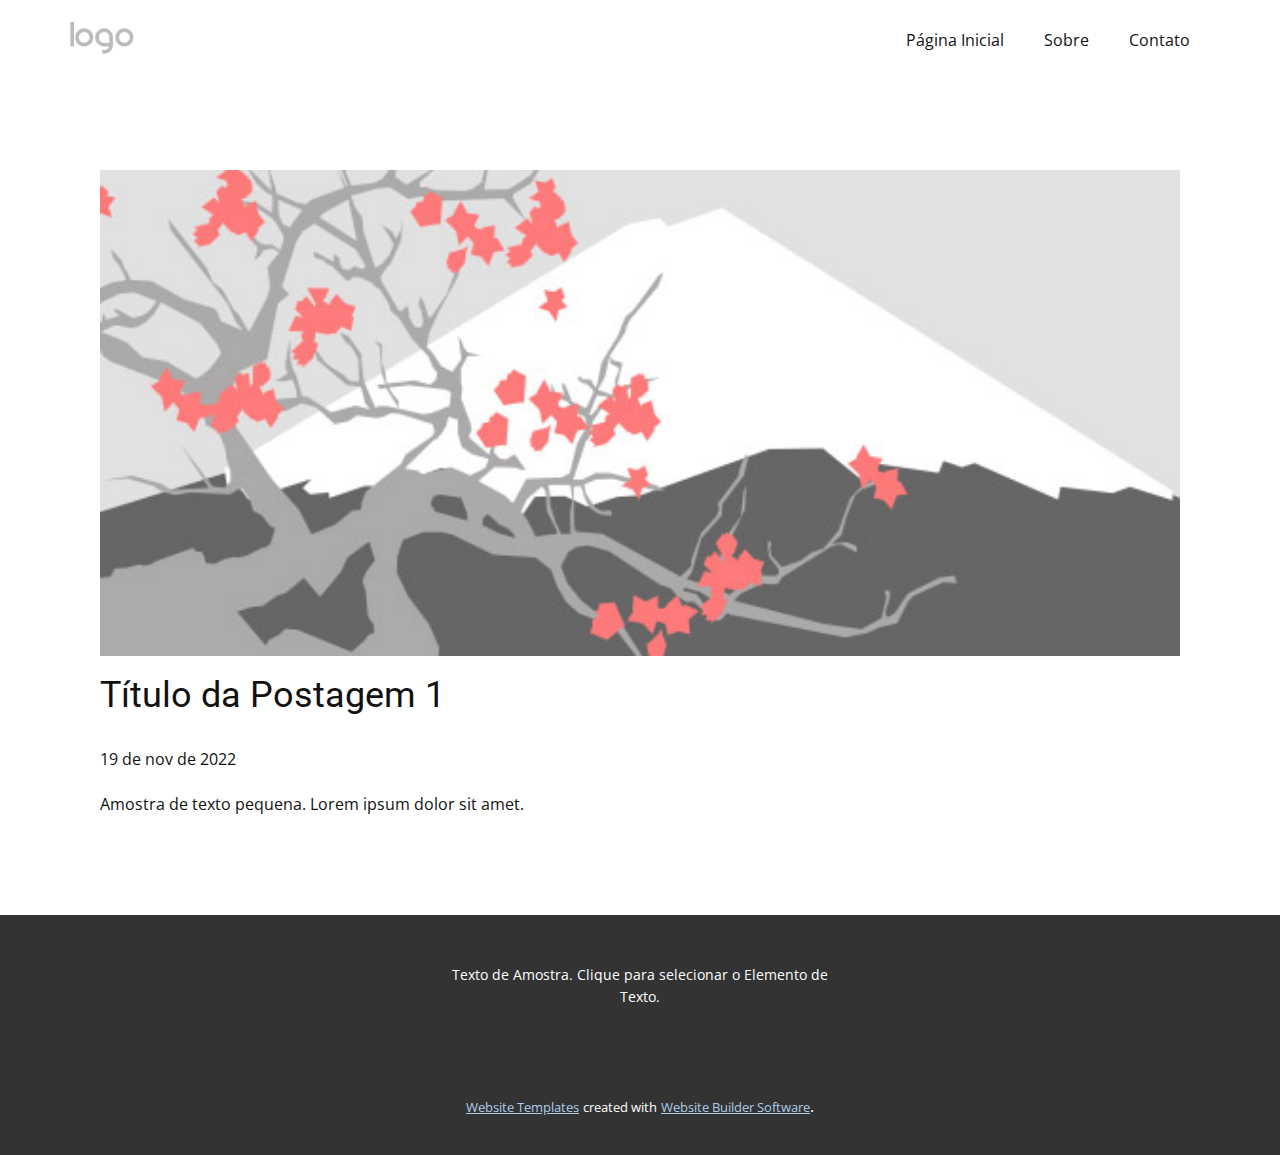
<file: blog/post.html>
<!DOCTYPE html>
<html style="font-size: 16px;" lang="pt"><head>
    <meta name="viewport" content="width=device-width, initial-scale=1.0">
    <meta charset="utf-8">
    <meta name="keywords" content="Título da Postagem 1">
    <meta name="description" content="">
    <title>Título da Postagem 1</title>
    <link rel="stylesheet" href="../nicepage.css" media="screen">
<link rel="stylesheet" href="../Post-Template.css" media="screen">
    <script class="u-script" type="text/javascript" src="../jquery.js" defer=""></script>
    <script class="u-script" type="text/javascript" src="../nicepage.js" defer=""></script>
    <meta name="generator" content="Nicepage 4.21.12, nicepage.com">
    <link id="u-theme-google-font" rel="stylesheet" href="https://fonts.googleapis.com/css?family=Roboto:100,100i,300,300i,400,400i,500,500i,700,700i,900,900i|Open+Sans:300,300i,400,400i,500,500i,600,600i,700,700i,800,800i">
    
    
    <script type="application/ld+json">{
		"@context": "http://schema.org",
		"@type": "Organization",
		"name": "",
		"logo": "images/default-logo.png"
}</script>
    <meta name="theme-color" content="#478ac9">
  </head>
  <body class="u-body u-xl-mode" data-lang="pt"><header class="u-clearfix u-header u-header" id="sec-f325"><div class="u-clearfix u-sheet u-valign-middle u-sheet-1">
        <a href="https://nicepage.com" class="u-image u-logo u-image-1">
          <img src="../images/default-logo.png" class="u-logo-image u-logo-image-1">
        </a>
        <nav class="u-menu u-menu-dropdown u-offcanvas u-menu-1">
          <div class="menu-collapse" style="font-size: 1rem; letter-spacing: 0px;">
            <a class="u-button-style u-custom-left-right-menu-spacing u-custom-padding-bottom u-custom-top-bottom-menu-spacing u-nav-link u-text-active-palette-1-base u-text-hover-palette-2-base" href="#">
              <svg class="u-svg-link" viewBox="0 0 24 24"><use xmlns:xlink="http://www.w3.org/1999/xlink" xlink:href="#menu-hamburger"></use></svg>
              <svg class="u-svg-content" version="1.1" id="menu-hamburger" viewBox="0 0 16 16" x="0px" y="0px" xmlns:xlink="http://www.w3.org/1999/xlink" xmlns="http://www.w3.org/2000/svg"><g><rect y="1" width="16" height="2"></rect><rect y="7" width="16" height="2"></rect><rect y="13" width="16" height="2"></rect>
</g></svg>
            </a>
          </div>
          <div class="u-nav-container">
            <ul class="u-nav u-unstyled u-nav-1"><li class="u-nav-item"><a class="u-button-style u-nav-link u-text-active-palette-1-base u-text-hover-palette-2-base" href="../Página-Inicial.html" style="padding: 10px 20px;">Página Inicial</a>
</li><li class="u-nav-item"><a class="u-button-style u-nav-link u-text-active-palette-1-base u-text-hover-palette-2-base" href="../Sobre.html" style="padding: 10px 20px;">Sobre</a>
</li><li class="u-nav-item"><a class="u-button-style u-nav-link u-text-active-palette-1-base u-text-hover-palette-2-base" href="../Contato.html" style="padding: 10px 20px;">Contato</a>
</li></ul>
          </div>
          <div class="u-nav-container-collapse">
            <div class="u-black u-container-style u-inner-container-layout u-opacity u-opacity-95 u-sidenav">
              <div class="u-inner-container-layout u-sidenav-overflow">
                <div class="u-menu-close"></div>
                <ul class="u-align-center u-nav u-popupmenu-items u-unstyled u-nav-2"><li class="u-nav-item"><a class="u-button-style u-nav-link" href="../Página-Inicial.html">Página Inicial</a>
</li><li class="u-nav-item"><a class="u-button-style u-nav-link" href="../Sobre.html">Sobre</a>
</li><li class="u-nav-item"><a class="u-button-style u-nav-link" href="../Contato.html">Contato</a>
</li></ul>
              </div>
            </div>
            <div class="u-black u-menu-overlay u-opacity u-opacity-70"></div>
          </div>
        </nav>
      </div></header>
    <section class="u-align-center u-clearfix u-section-1" id="sec-80c3">
      <div class="u-clearfix u-sheet u-valign-middle-md u-valign-middle-sm u-valign-middle-xs u-sheet-1"><!--post_details--><!--post_details_options_json--><!--{"source":""}--><!--/post_details_options_json--><!--blog_post-->
        <div class="u-container-style u-expanded-width u-post-details u-post-details-1">
          <div class="u-container-layout u-valign-middle u-container-layout-1"><!--blog_post_image-->
            <img alt="" class="u-blog-control u-expanded-width u-image u-image-default u-image-1" src="../images/0fd3416c.jpeg"><!--/blog_post_image--><!--blog_post_header-->
            <h2 class="u-blog-control u-text u-text-1">Título da Postagem 1</h2><!--/blog_post_header--><!--blog_post_metadata-->
            <div class="u-blog-control u-metadata u-metadata-1"><!--blog_post_metadata_date-->
              <span class="u-meta-date u-meta-icon">19 de nov de 2022</span><!--/blog_post_metadata_date--><!--blog_post_metadata_category-->
              <!--/blog_post_metadata_category--><!--blog_post_metadata_comments-->
              <!--/blog_post_metadata_comments-->
            </div><!--/blog_post_metadata--><!--blog_post_content-->
            <div class="u-align-justify u-blog-control u-post-content u-text u-text-2 fr-view">
  Amostra de texto pequena. Lorem ipsum dolor sit amet.
  </div><!--/blog_post_content-->
          </div>
        </div><!--/blog_post--><!--/post_details-->
      </div>
    </section>
    
    
    <footer class="u-align-center u-clearfix u-footer u-grey-80 u-footer" id="sec-4719"><div class="u-clearfix u-sheet u-sheet-1">
        <p class="u-small-text u-text u-text-variant u-text-1">Texto de Amostra. Clique para selecionar o Elemento de Texto.</p>
      </div></footer>
    <section class="u-backlink u-clearfix u-grey-80">
      <a class="u-link" href="https://nicepage.com/website-templates" target="_blank">
        <span>Website Templates</span>
      </a>
      <p class="u-text">
        <span>created with</span>
      </p>
      <a class="u-link" href="" target="_blank">
        <span>Website Builder Software</span>
      </a>. 
    </section>
  
</body></html>
</file>
